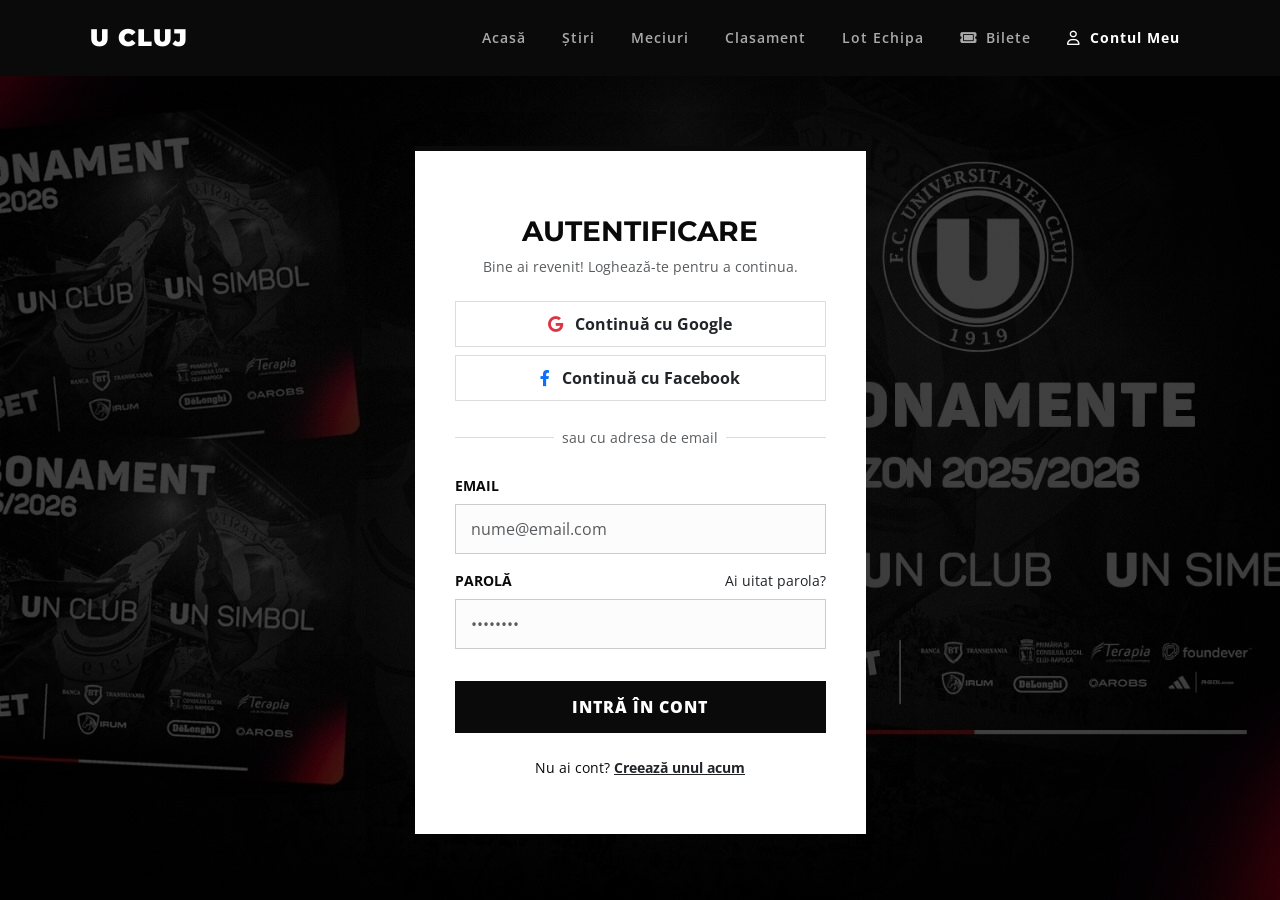
<file: autentificare.html>
<!DOCTYPE html>
<html lang="ro">
<head>
    <meta charset="UTF-8">
    <meta name="viewport" content="width=device-width, initial-scale=1.0">
    <title>Autentificare | U Cluj Handbal</title>
    
    <link href="https://fonts.googleapis.com/css2?family=Montserrat:wght@400;700;900&family=Open+Sans:wght@400;600&display=swap" rel="stylesheet">
    <link href="https://cdn.jsdelivr.net/npm/bootstrap@5.3.0/dist/css/bootstrap.min.css" rel="stylesheet">
    <link rel="stylesheet" href="https://cdnjs.cloudflare.com/ajax/libs/font-awesome/6.0.0/css/all.min.css">
    <link href="https://unpkg.com/aos@2.3.1/dist/aos.css" rel="stylesheet">

    <link rel="stylesheet" href="./css/style.css">
</head>
<body>

    <nav class="navbar navbar-expand-lg fixed-top">
        <div class="container">
            <a class="navbar-brand" href="index.html"><i class="fa-solid fa-shield-halved me-2"></i>U CLUJ</a>
            <button class="navbar-toggler" type="button" data-bs-toggle="collapse" data-bs-target="#navbarNav">
                <i class="fa-solid fa-bars text-white"></i>
            </button>
            <div class="collapse navbar-collapse" id="navbarNav">
                <ul class="navbar-nav ms-auto" id="mainMenu">
                    <li class="nav-item"><a class="nav-link" href="index.html">Acasă</a></li>
                    <li class="nav-item"><a class="nav-link" href="stiri.html">Știri</a></li>
                    <li class="nav-item"><a class="nav-link" href="meciuri.html">Meciuri</a></li>
                    <li class="nav-item"><a class="nav-link" href="clasament.html">Clasament</a></li>
                    <li class="nav-item"><a class="nav-link" href="lot.html">Lot Echipa</a></li>
                    <li class="nav-item"><a class="nav-link" href="bilete.html"><i class="fa-solid fa-ticket me-1"></i> Bilete</a></li>
                    <li class="nav-item">
                        <a class="nav-link active fw-bold text-white" href="autentificare.html" id="authLinkBtn">
                            <i class="fa-regular fa-user me-1"></i> Contul Meu
                        </a>
                    </li>
                </ul>
            </div>
        </div>
    </nav>

    <section class="auth-section">
        <div class="auth-overlay"></div>
        <div class="container position-relative" style="z-index: 2;">
            <div class="row justify-content-center align-items-center" style="min-height: 100vh; padding-top: 80px;">
                <div class="col-md-8 col-lg-5" data-aos="zoom-in" data-aos-duration="600">
                    
                    <div class="auth-card shadow-lg">
                        
                        <div class="text-center mb-4">
                            <i class="fa-solid fa-shield-halved fa-3x mb-3" style="color: var(--u-black);"></i>
                            <h3 class="fw-bold text-uppercase" id="authTitle">Autentificare</h3>
                            <p class="text-muted small" id="authSubtitle">Bine ai revenit! Loghează-te pentru a continua.</p>
                        </div>

                        <div class="d-grid gap-2 mb-4">
                            <button id="btnGoogle" class="btn btn-social btn-google fw-bold">
                                <i class="fa-brands fa-google text-danger me-2"></i> Continuă cu Google
                            </button>
                            <button id="btnFacebook" class="btn btn-social btn-facebook fw-bold">
                                <i class="fa-brands fa-facebook-f text-primary me-2"></i> Continuă cu Facebook
                            </button>
                        </div>

                        <div class="auth-divider mb-4">
                            <span class="text-muted small px-2 bg-white">sau cu adresa de email</span>
                        </div>

                        <form id="loginForm">
                            <div class="mb-3">
                                <label class="form-label small fw-bold text-uppercase">Email</label>
                                <input type="email" id="loginEmail" class="form-control auth-input" placeholder="nume@email.com" required>
                            </div>
                            <div class="mb-3">
                                <div class="d-flex justify-content-between">
                                    <label class="form-label small fw-bold text-uppercase">Parolă</label>
                                    <a href="resetare-parola.html" class="small text-dark text-decoration-none">Ai uitat parola?</a>
                                </div>
                                <input type="password" class="form-control auth-input" placeholder="••••••••" required>
                            </div>
                            <button type="submit" class="btn btn-auth w-100 mt-3">Intră în cont</button>
                            <p class="text-center mt-4 small">
                                Nu ai cont? <a href="#" class="text-dark fw-bold" onclick="toggleAuthMode('register'); return false;">Creează unul acum</a>
                            </p>
                        </form>

                        <form id="registerForm" style="display: none;">
                            <div class="row g-2">
                                <div class="col-6 mb-3">
                                    <label class="form-label small fw-bold text-uppercase">Nume</label>
                                    <input type="text" id="regNume" class="form-control auth-input" placeholder="Ex: Popescu" required>
                                </div>
                                <div class="col-6 mb-3">
                                    <label class="form-label small fw-bold text-uppercase">Prenume</label>
                                    <input type="text" id="regPrenume" class="form-control auth-input" placeholder="Ex: Ion" required>
                                </div>
                            </div>
                            <div class="mb-3">
                                <label class="form-label small fw-bold text-uppercase">Email</label>
                                <input type="email" id="regEmail" class="form-control auth-input" placeholder="nume@email.com" required>
                            </div>
                            <div class="mb-3">
                                <label class="form-label small fw-bold text-uppercase">Parolă</label>
                                <input type="password" id="regPass" class="form-control auth-input" placeholder="Creează o parolă puternică" required>
                            </div>
                            <button type="submit" class="btn btn-auth w-100 mt-3">Înregistrare</button>
                            <p class="text-center mt-4 small">
                                Ai deja cont? <a href="#" class="text-dark fw-bold" onclick="toggleAuthMode('login'); return false;">Loghează-te aici</a>
                            </p>
                        </form>

                    </div>
                </div>
            </div>
        </div>
    </section>

    <script src="https://cdn.jsdelivr.net/npm/bootstrap@5.3.0/dist/js/bootstrap.bundle.min.js"></script>
    <script src="https://unpkg.com/aos@2.3.1/dist/aos.js"></script>
    <script src="./js/main.js"></script>

    <script>
        document.getElementById('btnGoogle').addEventListener('click', function() {
            // Aici vei integra SDK-ul de la Google (ex: Firebase Auth sau Google Identity Services)
            alert('Redirecționare către serviciul de autentificare Google...');
            // window.location.href = "URL_PROVIDER_GOOGLE"; 
        });

        document.getElementById('btnFacebook').addEventListener('click', function() {
            // Aici vei integra SDK-ul de la Facebook
            alert('Redirecționare către serviciul de autentificare Facebook...');
            // window.location.href = "URL_PROVIDER_FACEBOOK";
        });
    </script>
</body>
</html>
</file>
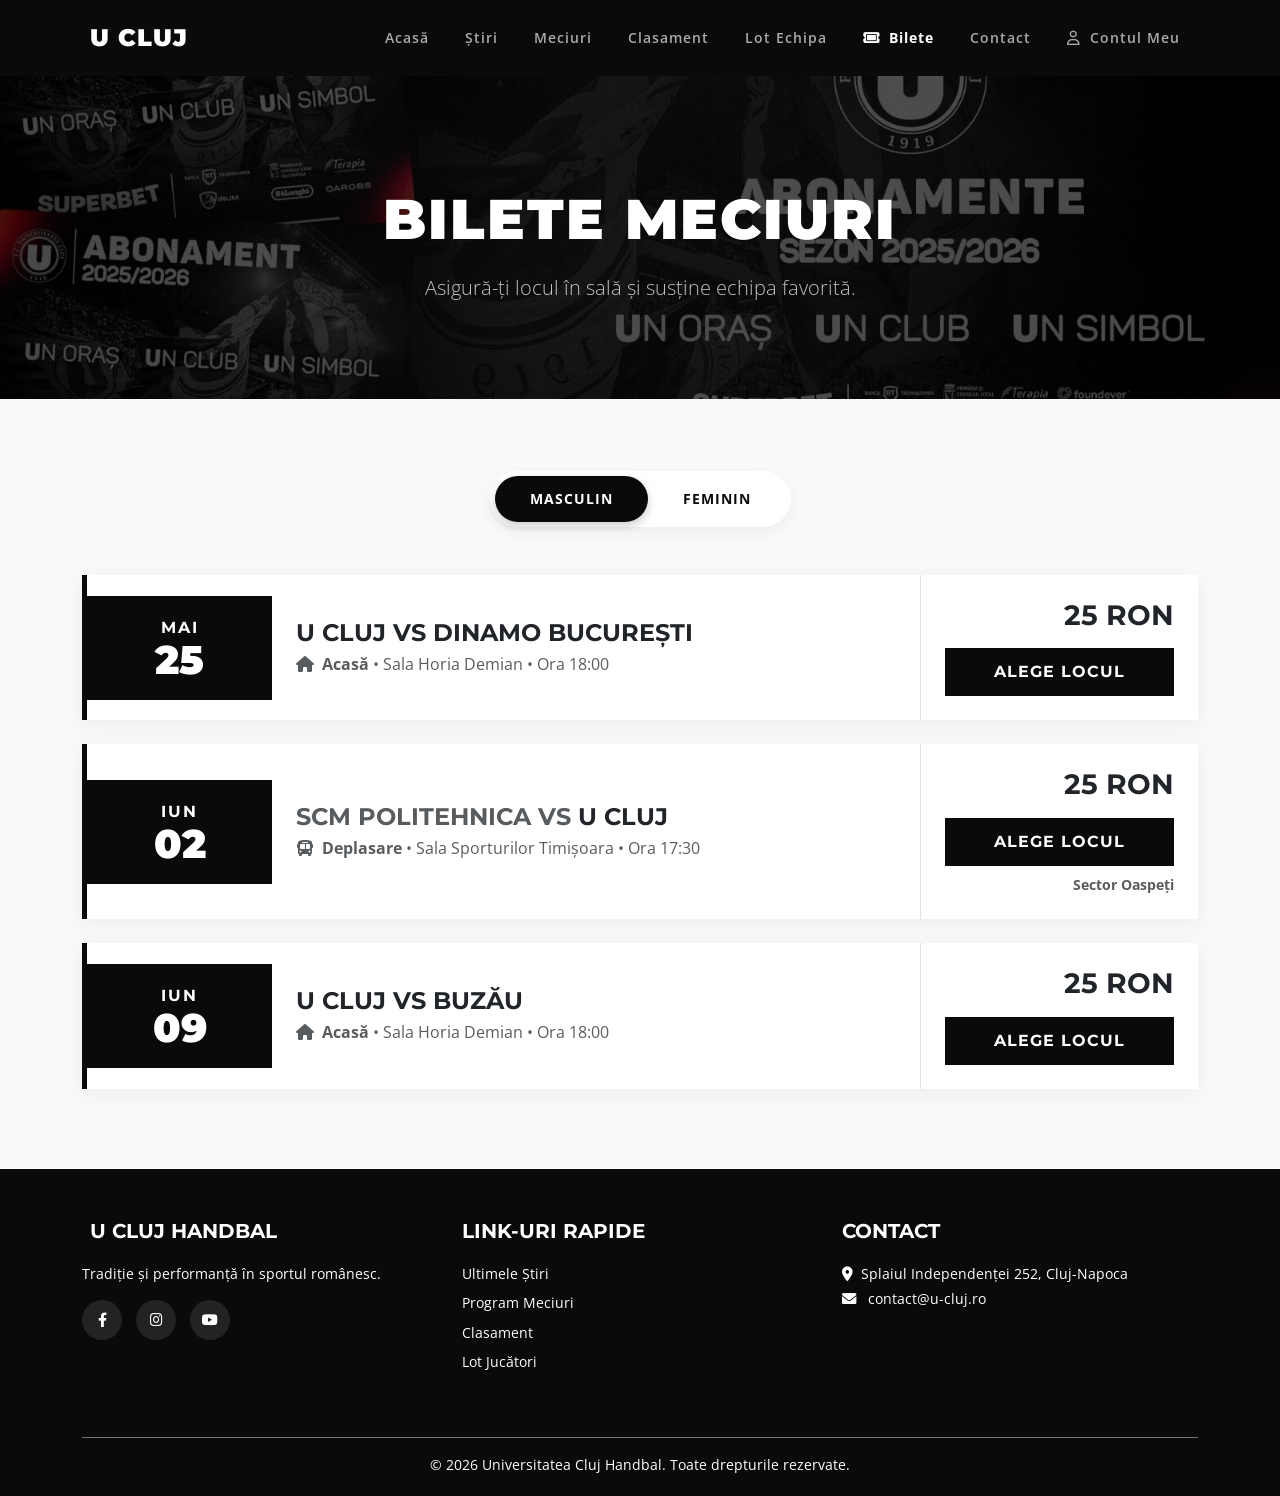
<file: bilete.html>
<!DOCTYPE html>
<html lang="ro">
<head>
    <meta charset="UTF-8">
    <meta name="viewport" content="width=device-width, initial-scale=1.0">
    <title>Bilete | U Cluj Handbal</title>
    
    <link href="https://fonts.googleapis.com/css2?family=Montserrat:wght@400;700;900&family=Open+Sans:wght@400;600&display=swap" rel="stylesheet">
    <link href="https://cdn.jsdelivr.net/npm/bootstrap@5.3.0/dist/css/bootstrap.min.css" rel="stylesheet">
    <link rel="stylesheet" href="https://cdnjs.cloudflare.com/ajax/libs/font-awesome/6.0.0/css/all.min.css">
    <link href="https://unpkg.com/aos@2.3.1/dist/aos.css" rel="stylesheet">
    
    <link rel="stylesheet" href="./css/style.css">
</head>
<body>

    <nav class="navbar navbar-expand-lg fixed-top">
        <div class="container">
            <a class="navbar-brand" href="index.html"><i class="fa-solid fa-shield-halved me-2"></i>U CLUJ</a>
            <button class="navbar-toggler" type="button" data-bs-toggle="collapse" data-bs-target="#navbarNav">
                <i class="fa-solid fa-bars text-white"></i>
            </button>
            <div class="collapse navbar-collapse" id="navbarNav">
                <ul class="navbar-nav ms-auto" id="mainMenu">
                    <li class="nav-item"><a class="nav-link" href="index.html">Acasă</a></li>
                    <li class="nav-item"><a class="nav-link" href="stiri.html">Știri</a></li>
                    <li class="nav-item"><a class="nav-link" href="meciuri.html">Meciuri</a></li>
                    <li class="nav-item"><a class="nav-link" href="clasament.html">Clasament</a></li>
                    <li class="nav-item"><a class="nav-link" href="lot.html">Lot Echipa</a></li>
                    <li class="nav-item"><a class="nav-link active fw-bold text-white" href="bilete.html"><i class="fa-solid fa-ticket me-1"></i> Bilete</a></li>
                    <li class="nav-item"><a class="nav-link" href="contact.html">Contact</a></li>
                    <li class="nav-item"><a class="nav-link" href="autentificare.html" id="authLinkBtn"><i class="fa-regular fa-user me-1"></i> Contul Meu</a></li>
                </ul>
            </div>
        </div>
    </nav>

    <header class="page-header header-bilete" data-aos="fade-down">
        <div class="container" data-aos="zoom-in" data-aos-duration="800">
            <h1 class="page-title display-4">Bilete Meciuri</h1>
            <p class="lead opacity-75">Asigură-ți locul în sală și susține echipa favorită.</p>
        </div>
    </header>

    <section class="container my-5 pt-4">
        <div class="text-center mb-5" data-aos="fade-up">
            <ul class="nav nav-pills justify-content-center" id="pills-tab" role="tablist">
                <li class="nav-item"><button class="nav-link active" data-bs-toggle="pill" data-bs-target="#masculin">MASCULIN</button></li>
                <li class="nav-item"><button class="nav-link" data-bs-toggle="pill" data-bs-target="#feminin">FEMININ</button></li>
            </ul>
        </div>

        <div class="tab-content" id="pills-tabContent">
            
            <div class="tab-pane fade show active" id="masculin">
                <div class="row g-4">
                    <div class="col-12" id="meci-dinamo" style="scroll-margin-top: 100px;" data-aos="fade-up" data-aos-delay="100">
                        <div class="card ticket-item">
                            <div class="row g-0 align-items-center">
                                <div class="col-md-2"><div class="ticket-date-box h-100 d-flex flex-column justify-content-center"><span class="month">MAI</span><span class="day">25</span></div></div>
                                <div class="col-md-7 p-4 ticket-info-container"><h4 class="fw-bold mb-1">U CLUJ vs DINAMO BUCUREȘTI</h4><p class="text-muted mb-0"><i class="fa-solid fa-house me-2"></i><strong>Acasă</strong> • Sala Horia Demian • Ora 18:00</p></div>
                                <div class="col-md-3 p-4 text-md-end text-center border-start"><h3 class="fw-bold mb-3">25 RON</h3><button type="button" class="btn btn-ucluj w-100">Alege Locul</button></div>
                            </div>
                        </div>
                    </div>

                    <div class="col-12" id="meci-politehnica" style="scroll-margin-top: 100px;" data-aos="fade-up" data-aos-delay="150">
                        <div class="card ticket-item is-away">
                            <div class="row g-0 align-items-center">
                                <div class="col-md-2"><div class="ticket-date-box h-100 d-flex flex-column justify-content-center"><span class="month">IUN</span><span class="day">02</span></div></div>
                                <div class="col-md-7 p-4 ticket-info-container"><h4 class="fw-bold mb-1 text-muted">SCM POLITEHNICA vs <span class="text-dark">U CLUJ</span></h4><p class="text-muted mb-0"><i class="fa-solid fa-bus me-2"></i><strong>Deplasare</strong> • Sala Sporturilor Timișoara • Ora 17:30</p></div>
                                <div class="col-md-3 p-4 text-md-end text-center border-start"><h3 class="fw-bold mb-3">25 RON</h3><button type="button" class="btn btn-ucluj w-100">Alege Locul</button><small class="text-muted d-block mt-2 fw-bold">Sector Oaspeți</small></div>
                            </div>
                        </div>
                    </div>

                    <div class="col-12" id="meci-buzau" style="scroll-margin-top: 100px;" data-aos="fade-up" data-aos-delay="300">
                        <div class="card ticket-item">
                            <div class="row g-0 align-items-center">
                                <div class="col-md-2"><div class="ticket-date-box h-100 d-flex flex-column justify-content-center"><span class="month">IUN</span><span class="day">09</span></div></div>
                                <div class="col-md-7 p-4 ticket-info-container"><h4 class="fw-bold mb-1">U CLUJ vs BUZĂU</h4><p class="text-muted mb-0"><i class="fa-solid fa-house me-2"></i><strong>Acasă</strong> • Sala Horia Demian • Ora 18:00</p></div>
                                <div class="col-md-3 p-4 text-md-end text-center border-start"><h3 class="fw-bold mb-3">25 RON</h3><button type="button" class="btn btn-ucluj w-100">Alege Locul</button></div>
                            </div>
                        </div>
                    </div>
                </div>
            </div>

            <div class="tab-pane fade" id="feminin">
                <div class="row g-4">
                    <div class="col-12" id="meci-csm" style="scroll-margin-top: 100px;" data-aos="fade-up" data-aos-delay="150">
                        <div class="card ticket-item is-away">
                            <div class="row g-0 align-items-center">
                                <div class="col-md-2"><div class="ticket-date-box h-100 d-flex flex-column justify-content-center"><span class="month">MAI</span><span class="day">28</span></div></div>
                                <div class="col-md-7 p-4 ticket-info-container"><h4 class="fw-bold mb-1 text-muted">CSM BUCUREȘTI vs <span class="text-dark">U CLUJ</span></h4><p class="text-muted mb-0"><i class="fa-solid fa-bus me-2"></i><strong>Deplasare</strong> • Sala Polivalentă Buc. • Ora 17:00</p></div>
                                <div class="col-md-3 p-4 text-md-end text-center border-start"><h3 class="fw-bold mb-3">20 RON</h3><button type="button" class="btn btn-ucluj w-100">Alege Locul</button><small class="text-muted d-block mt-2 fw-bold">Sector Oaspeți</small></div>
                            </div>
                        </div>
                    </div>

                    <div class="col-12" id="meci-bistrita" style="scroll-margin-top: 100px;" data-aos="fade-up" data-aos-delay="250">
                        <div class="card ticket-item">
                            <div class="row g-0 align-items-center">
                                <div class="col-md-2"><div class="ticket-date-box h-100 d-flex flex-column justify-content-center"><span class="month">IUN</span><span class="day">04</span></div></div>
                                <div class="col-md-7 p-4 ticket-info-container"><h4 class="fw-bold mb-1">U CLUJ vs GLORIA BISTRIȚA</h4><p class="text-muted mb-0"><i class="fa-solid fa-house me-2"></i><strong>Acasă</strong> • Sala Horia Demian • Ora 18:30</p></div>
                                <div class="col-md-3 p-4 text-md-end text-center border-start"><h3 class="fw-bold mb-3">20 RON</h3><button type="button" class="btn btn-ucluj w-100">Alege Locul</button></div>
                            </div>
                        </div>
                    </div>

                    <div class="col-12" id="meci-rapid" style="scroll-margin-top: 100px;" data-aos="fade-up" data-aos-delay="350">
                        <div class="card ticket-item is-away">
                            <div class="row g-0 align-items-center">
                                <div class="col-md-2"><div class="ticket-date-box h-100 d-flex flex-column justify-content-center"><span class="month">IUN</span><span class="day">11</span></div></div>
                                <div class="col-md-7 p-4 ticket-info-container"><h4 class="fw-bold mb-1 text-muted">RAPID BUCUREȘTI vs <span class="text-dark">U CLUJ</span></h4><p class="text-muted mb-0"><i class="fa-solid fa-bus me-2"></i><strong>Deplasare</strong> • Sala Giulești • Ora 17:00</p></div>
                                <div class="col-md-3 p-4 text-md-end text-center border-start"><h3 class="fw-bold mb-3">20 RON</h3><button type="button" class="btn btn-ucluj w-100">Alege Locul</button><small class="text-muted d-block mt-2 fw-bold">Sector Oaspeți</small></div>
                            </div>
                        </div>
                    </div>
                </div>
            </div>
        </div>
    </section>

    <div class="modal fade" id="modalBilete" tabindex="-1" aria-hidden="true" data-bs-backdrop="static">
        <div class="modal-dialog modal-dialog-centered">
            <div class="modal-content border-0" style="border-radius: 0;">
                <div class="modal-header bg-dark text-white" style="border-radius: 0;">
                    <h5 class="modal-title fw-bold"><i class="fa-solid fa-ticket me-2"></i> Achiziție Bilete</h5>
                    <button type="button" class="btn-close btn-close-white" data-bs-dismiss="modal" onclick="resetForm()"></button>
                </div>
                <div class="modal-body p-4">
                    <div id="step1">
                        <form id="formStep1" onsubmit="event.preventDefault(); goToStep2();">
                            <h6 class="fw-bold mb-3 border-bottom pb-2">1. Detalii și Selecție</h6>
                            
                            <div class="row mb-3">
                                <div class="col-6">
                                    <label class="form-label fw-bold small text-uppercase">Nume</label>
                                    <input type="text" id="biletNume" class="form-control" required>
                                </div>
                                <div class="col-6">
                                    <label class="form-label fw-bold small text-uppercase">Prenume</label>
                                    <input type="text" id="biletPrenume" class="form-control" required>
                                </div>
                            </div>
                            <div class="mb-3">
                                <label class="form-label fw-bold small text-uppercase">Email</label>
                                <input type="email" id="biletEmail" class="form-control" required>
                            </div>
                            <div class="mb-3">
                                <label class="form-label fw-bold small text-uppercase">Alege Sectorul</label>
                                <select class="form-select" id="sectorSelect" required>
                                    <option value="" selected disabled>Selectează...</option>
                                    <option value="Tribuna 1 (Central)">Tribuna 1 (Central) - 35 RON</option>
                                    <option value="Tribuna 2">Tribuna 2 - 25 RON</option>
                                    <option value="Peluză / Galerie">Peluză / Galerie - 15 RON</option>
                                </select>
                            </div>
                            <div class="mb-4">
                                <label class="form-label fw-bold small text-uppercase">Număr Bilete</label>
                                <input type="number" id="cantitateBilete" class="form-control" min="1" max="10" value="1" required>
                            </div>
                            <button type="submit" class="btn btn-dark w-100 fw-bold py-2 rounded-0 text-uppercase">Continuă spre plată <i class="fa-solid fa-arrow-right ms-1"></i></button>
                        </form>
                    </div>

                    <div id="step2" style="display: none;">
                        <form id="formStep2" onsubmit="event.preventDefault(); finalizeOrder();">
                            <h6 class="fw-bold mb-3 border-bottom pb-2">2. Metodă de plată</h6>
                            <div class="row g-3 mb-4">
                                <div class="col-6"><input type="radio" class="btn-check" name="paymentType" id="payCash" value="casierie" onchange="toggleCardFields()" required><label class="payment-option-card w-100 d-block" for="payCash"><i class="fa-solid fa-cash-register fa-2x mb-2"></i><br> La Casierie</label></div>
                                <div class="col-6"><input type="radio" class="btn-check" name="paymentType" id="payCard" value="card" onchange="toggleCardFields()"><label class="payment-option-card w-100 d-block" for="payCard"><i class="fa-regular fa-credit-card fa-2x mb-2"></i><br> Card Online</label></div>
                            </div>
                            <div id="cardDetailsContainer" style="display: none;">
                                <div class="mb-3"><label class="form-label fw-bold small text-uppercase">Număr Card</label><input type="text" class="form-control" placeholder="0000 0000 0000 0000" id="cardNumberInput"></div>
                                <div class="row mb-4">
                                    <div class="col-6"><label class="form-label fw-bold small text-uppercase">Expirare</label><input type="text" class="form-control" placeholder="LL/AA" id="cardExpInput"></div>
                                    <div class="col-6"><label class="form-label fw-bold small text-uppercase">CVV</label><input type="text" class="form-control" placeholder="123" id="cardCvvInput"></div>
                                </div>
                            </div>
                            <div class="d-flex justify-content-between mt-4">
                                <button type="button" class="btn btn-outline-secondary rounded-0 px-4 fw-bold" onclick="goBackToStep1()">Înapoi</button>
                                <button type="submit" class="btn btn-success rounded-0 px-4 fw-bold text-uppercase">Confirmă <i class="fa-solid fa-check ms-1"></i></button>
                            </div>
                        </form>
                    </div>

                    <div id="step3" style="display: none;" class="text-center py-4">
                        <i class="fa-solid fa-circle-check text-success" style="font-size: 5rem; margin-bottom: 20px;"></i>
                        <h4 class="fw-bold mb-3" id="successTitle">Rezervare Finalizată!</h4>
                        <p class="text-muted" id="successMessage"></p>
                        <button type="button" class="btn btn-dark w-100 fw-bold mt-3 rounded-0 text-uppercase" data-bs-dismiss="modal" onclick="resetForm()">Închide fereastra</button>
                    </div>
                </div>
            </div>
        </div>
    </div>
    
    <footer>
        <div class="container">
            <div class="row">
                <div class="col-lg-4 mb-4">
                    <h5 class="fw-bold"><i class="fa-solid fa-shield-halved me-2"></i>U CLUJ HANDBAL</h5>
                    <p>Tradiție și performanță în sportul românesc.</p>
                    <div class="social-links mt-3">
                        <a href="#"><i class="fa-brands fa-facebook-f"></i></a>
                        <a href="#"><i class="fa-brands fa-instagram"></i></a>
                        <a href="#"><i class="fa-brands fa-youtube"></i></a>
                    </div>
                </div>
                <div class="col-lg-4 mb-4">
                    <h5 class="fw-bold">Link-uri Rapide</h5>
                    <ul class="list-unstyled">
                        <li class="mb-2"><a href="stiri.html">Ultimele Știri</a></li>
                        <li class="mb-2"><a href="meciuri.html">Program Meciuri</a></li>
                        <li class="mb-2"><a href="clasament.html">Clasament</a></li>
                        <li class="mb-2"><a href="lot.html">Lot Jucători</a></li>
                    </ul>
                </div>
                <div class="col-lg-4 mb-4">
                    <h5 class="fw-bold">Contact</h5>
                    <p class="mb-1"><i class="fa-solid fa-location-dot me-2"></i>Splaiul Independenței 252, Cluj-Napoca</p>
                    <p class="mb-1"><i class="fa-solid fa-envelope me-2"></i> contact@u-cluj.ro</p>
                </div>
            </div>
            <div class="border-top border-secondary mt-4 pt-3 text-center">
                <p class="mb-0">© 2026 Universitatea Cluj Handbal. Toate drepturile rezervate.</p>
            </div>
        </div>
    </footer>

    <script src="https://cdn.jsdelivr.net/npm/bootstrap@5.3.0/dist/js/bootstrap.bundle.min.js"></script>
    <script src="https://unpkg.com/aos@2.3.1/dist/aos.js"></script>
    <script src="./js/main.js"></script>
</body>
</html>
</file>
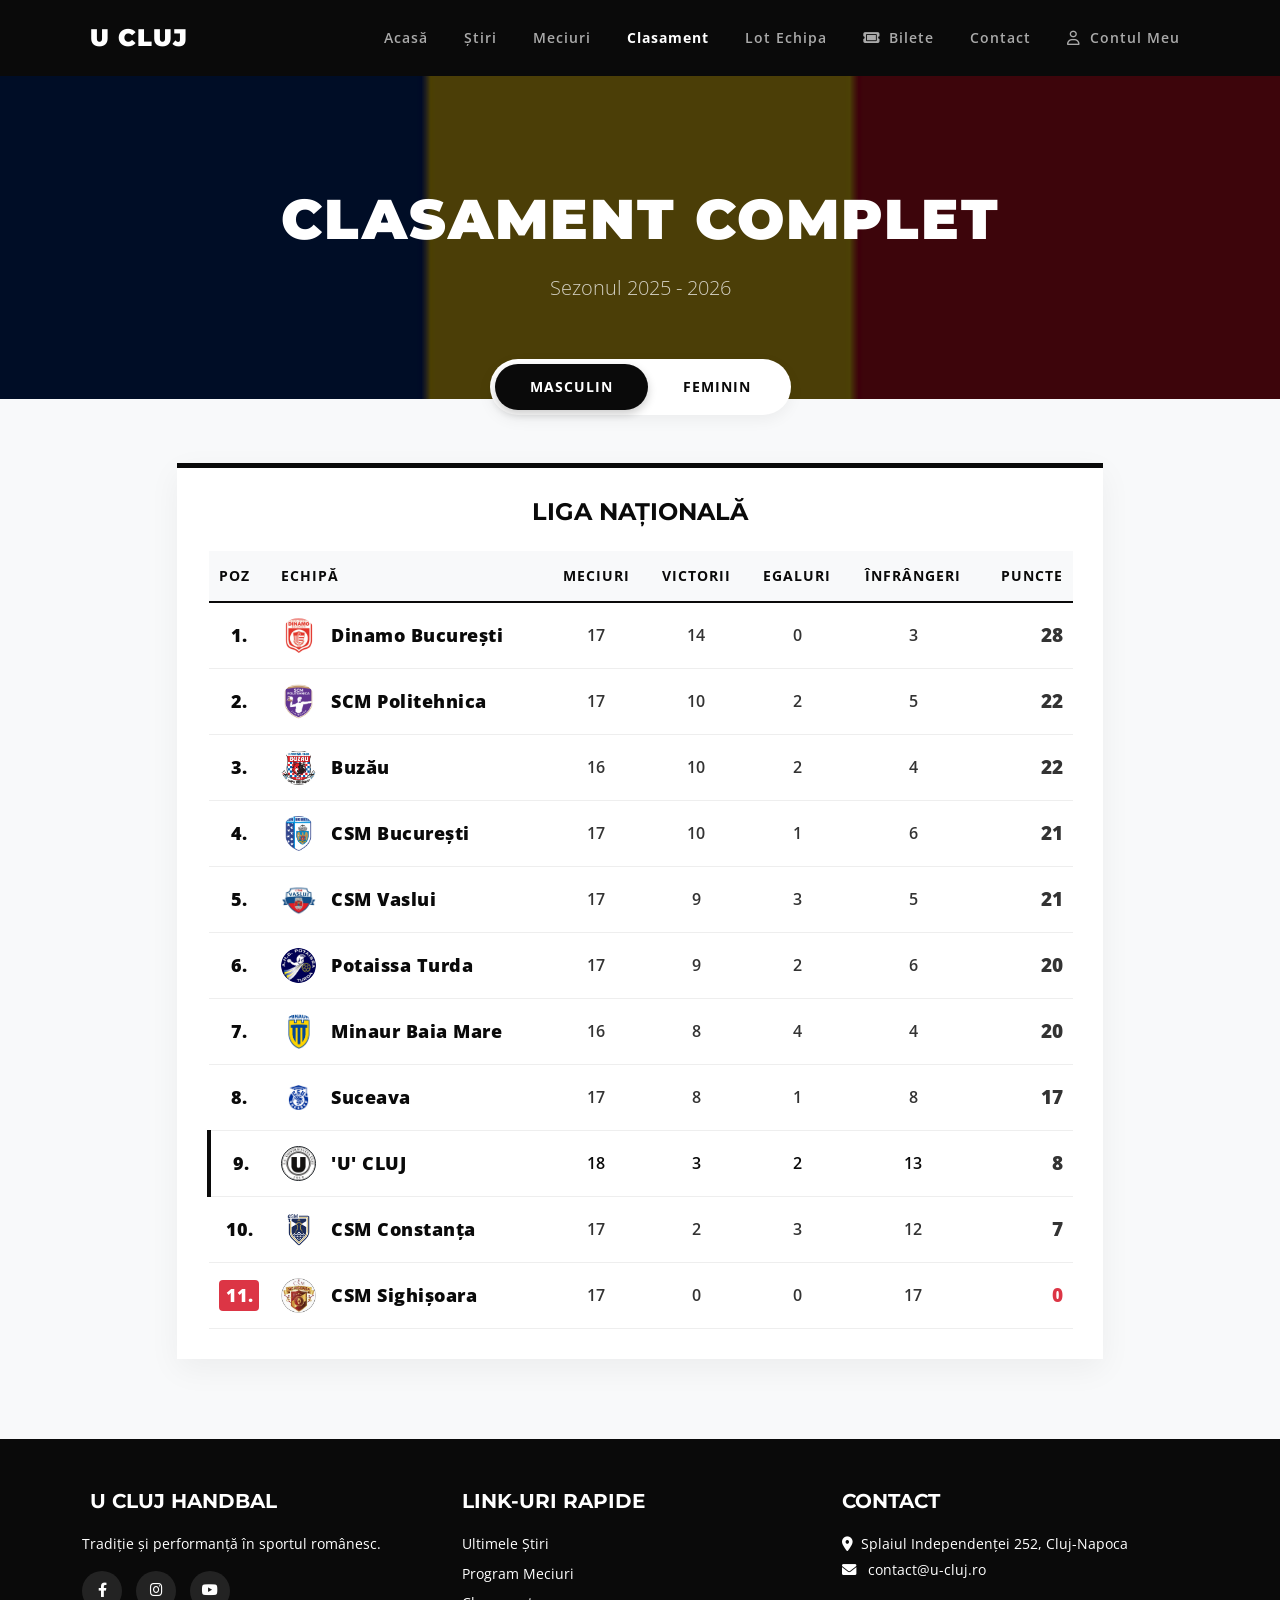
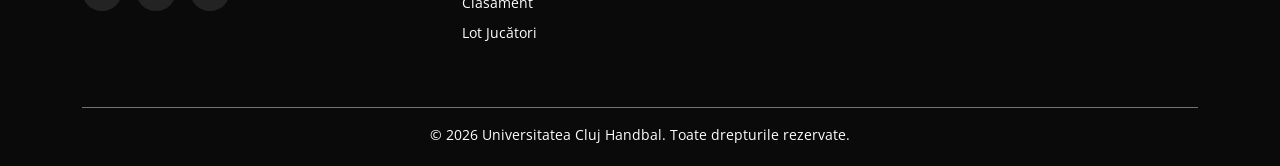
<file: clasament.html>
<!DOCTYPE html>
<html lang="ro">
<head>
    <meta charset="UTF-8">
    <meta name="viewport" content="width=device-width, initial-scale=1.0">
    <title>Clasament Complet | U Cluj Handbal</title>
    
    <!-- Fonturi și Framework-uri externe -->
    <link href="https://fonts.googleapis.com/css2?family=Montserrat:wght@400;700;900&family=Open+Sans:wght@400;600&display=swap" rel="stylesheet">
    <link href="https://cdn.jsdelivr.net/npm/bootstrap@5.3.0/dist/css/bootstrap.min.css" rel="stylesheet">
    <link rel="stylesheet" href="https://cdnjs.cloudflare.com/ajax/libs/font-awesome/6.0.0/css/all.min.css">
    <link href="https://unpkg.com/aos@2.3.1/dist/aos.css" rel="stylesheet">

    <!-- CSS-ul nostru separat -->
    <link rel="stylesheet" href="./css/style.css">
</head>
<body>

    <!-- Bara de navigare -->
    <nav class="navbar navbar-expand-lg fixed-top">
        <div class="container">
            <a class="navbar-brand" href="index.html"><i class="fa-solid fa-shield-halved me-2"></i>U CLUJ</a>
            <button class="navbar-toggler" type="button" data-bs-toggle="collapse" data-bs-target="#navbarNav">
                <i class="fa-solid fa-bars text-white"></i>
            </button>
            <div class="collapse navbar-collapse" id="navbarNav">
                <ul class="navbar-nav ms-auto">
                    <li class="nav-item"><a class="nav-link" href="index.html">Acasă</a></li>
                    <li class="nav-item"><a class="nav-link" href="stiri.html">Știri</a></li>
                    <li class="nav-item"><a class="nav-link" href="meciuri.html">Meciuri</a></li>
                    <li class="nav-item"><a class="nav-link active fw-bold text-white" href="clasament.html">Clasament</a></li>
                    <li class="nav-item"><a class="nav-link" href="lot.html">Lot Echipa</a></li>
                    <li class="nav-item"><a class="nav-link" href="bilete.html"><i class="fa-solid fa-ticket me-1"></i> Bilete</a></li>
                    <li class="nav-item"><a class="nav-link" href="contact.html">Contact</a></li>
                    <li class="nav-item"><a class="nav-link" href="autentificare.html"><i class="fa-regular fa-user me-1"></i> Contul Meu</a></li>
                </ul>
            </div>
        </div>
    </nav>

    <!-- Antetul Paginii -->
    <header class="page-header header-clasament" data-aos="fade-down">
        <div class="container" data-aos="zoom-in">
            <h1 class="page-title display-4">Clasament Complet</h1>
            <p class="lead opacity-75">Sezonul 2025 - 2026</p>
        </div>
    </header>

    <!-- Secțiunea Clasament -->
    <section class="container my-5" style="margin-top: -40px !important; position: relative; z-index: 10;">
        
        <!-- Butoane Tab -->
        <div class="text-center mb-5" data-aos="fade-up">
            <ul class="nav nav-pills justify-content-center" id="pills-tab" role="tablist">
                <li class="nav-item">
                    <button class="nav-link active" data-bs-toggle="pill" data-bs-target="#masculin">MASCULIN</button>
                </li>
                <li class="nav-item">
                    <button class="nav-link" data-bs-toggle="pill" data-bs-target="#feminin">FEMININ</button>
                </li>
            </ul>
        </div>

        <div class="row justify-content-center" data-aos="fade-up">
            <div class="col-lg-10">
                <div class="tab-content" id="pills-tabContent">
                    
                    <!-- Clasament Masculin -->
                    <div class="tab-pane fade show active" id="masculin">
                        <div class="standings-container">
                            <h4 class="fw-bold mb-4 text-center">Liga națională</h4>
                            <div class="table-responsive">
                                <table class="table align-middle text-center">
                                    <thead>
                                        <tr>
                                            <th scope="col" class="text-start" style="width: 50px;">Poz</th>
                                            <th scope="col" class="text-start">Echipă</th>
                                            <th scope="col" class="d-none d-md-table-cell">Meciuri</th>
                                            <th scope="col" class="d-none d-md-table-cell">Victorii</th>
                                            <th scope="col" class="d-none d-md-table-cell">Egaluri</th>
                                            <th scope="col" class="d-none d-md-table-cell">Înfrângeri</th>
                                            <th scope="col" class="text-end">Puncte</th>
                                        </tr>
                                    </thead>
                                    <tbody>
                                        <tr>
                                            <td class="text-start"><span class="rank-number">1.</span></td>
                                            <td class="text-start">
                                                <div class="d-flex align-items-center">
                                                    <img src="./imagini/dinamo_bucuresti.png" class="team-logo rounded-circle" alt="Dinamo">
                                                    <span class="team-name">Dinamo București</span>
                                                </div>
                                            </td>
                                            <td class="d-none d-md-table-cell stat-col">17</td>
                                            <td class="d-none d-md-table-cell stat-col">14</td>
                                            <td class="d-none d-md-table-cell stat-col">0</td>
                                            <td class="d-none d-md-table-cell stat-col">3</td>
                                            <td class="text-end points-col">28</td>
                                        </tr>
                                        <tr>
                                            <td class="text-start"><span class="rank-number">2.</span></td>
                                            <td class="text-start">
                                                <div class="d-flex align-items-center">
                                                    <img src="./imagini/SCM_Politehnica_Timișoara.png" class="team-logo rounded-circle" alt="Poli">
                                                    <span class="team-name">SCM Politehnica</span>
                                                </div>
                                            </td>
                                            <td class="d-none d-md-table-cell stat-col">17</td>
                                            <td class="d-none d-md-table-cell stat-col">10</td>
                                            <td class="d-none d-md-table-cell stat-col">2</td>
                                            <td class="d-none d-md-table-cell stat-col">5</td>
                                            <td class="text-end points-col">22</td>
                                        </tr>
                                        <tr>
                                            <td class="text-start"><span class="rank-number">3.</span></td>
                                            <td class="text-start">
                                                <div class="d-flex align-items-center">
                                                    <img src="./imagini/buzau.png" class="team-logo rounded-circle" alt="Buzau">
                                                    <span class="team-name">Buzău</span>
                                                </div>
                                            </td>
                                            <td class="d-none d-md-table-cell stat-col">16</td>
                                            <td class="d-none d-md-table-cell stat-col">10</td>
                                            <td class="d-none d-md-table-cell stat-col">2</td>
                                            <td class="d-none d-md-table-cell stat-col">4</td>
                                            <td class="text-end points-col">22</td>
                                        </tr>
                                        <tr>
                                            <td class="text-start"><span class="rank-number">4.</span></td>
                                            <td class="text-start">
                                                <div class="d-flex align-items-center">
                                                    <img src="./imagini/CSM_București.png" class="team-logo rounded-circle" alt="CSM Buc">
                                                    <span class="team-name">CSM București</span>
                                                </div>
                                            </td>
                                            <td class="d-none d-md-table-cell stat-col">17</td>
                                            <td class="d-none d-md-table-cell stat-col">10</td>
                                            <td class="d-none d-md-table-cell stat-col">1</td>
                                            <td class="d-none d-md-table-cell stat-col">6</td>
                                            <td class="text-end points-col">21</td>
                                        </tr>
                                        <tr>
                                            <td class="text-start"><span class="rank-number">5.</span></td>
                                            <td class="text-start">
                                                <div class="d-flex align-items-center">
                                                    <img src="./imagini/CSMVS.png" class="team-logo rounded-circle" alt="Vaslui">
                                                    <span class="team-name">CSM Vaslui</span>
                                                </div>
                                            </td>
                                            <td class="d-none d-md-table-cell stat-col">17</td>
                                            <td class="d-none d-md-table-cell stat-col">9</td>
                                            <td class="d-none d-md-table-cell stat-col">3</td>
                                            <td class="d-none d-md-table-cell stat-col">5</td>
                                            <td class="text-end points-col">21</td>
                                        </tr>
                                        <tr>
                                            <td class="text-start"><span class="rank-number">6.</span></td>
                                            <td class="text-start">
                                                <div class="d-flex align-items-center">
                                                    <img src="./imagini/potaissa_turda.png" class="team-logo rounded-circle" alt="Turda">
                                                    <span class="team-name">Potaissa Turda</span>
                                                </div>
                                            </td>
                                            <td class="d-none d-md-table-cell stat-col">17</td>
                                            <td class="d-none d-md-table-cell stat-col">9</td>
                                            <td class="d-none d-md-table-cell stat-col">2</td>
                                            <td class="d-none d-md-table-cell stat-col">6</td>
                                            <td class="text-end points-col">20</td>
                                        </tr>
                                        <tr>
                                            <td class="text-start"><span class="rank-number">7.</span></td>
                                            <td class="text-start">
                                                <div class="d-flex align-items-center">
                                                    <img src="./imagini/minaur_baia_mare.png" class="team-logo rounded-circle" alt="Minaur">
                                                    <span class="team-name">Minaur Baia Mare</span>
                                                </div>
                                            </td>
                                            <td class="d-none d-md-table-cell stat-col">16</td>
                                            <td class="d-none d-md-table-cell stat-col">8</td>
                                            <td class="d-none d-md-table-cell stat-col">4</td>
                                            <td class="d-none d-md-table-cell stat-col">4</td>
                                            <td class="text-end points-col">20</td>
                                        </tr>
                                        <tr>
                                            <td class="text-start"><span class="rank-number">8.</span></td>
                                            <td class="text-start">
                                                <div class="d-flex align-items-center">
                                                    <img src="./imagini/suceava.png" class="team-logo rounded-circle" alt="Suceava">
                                                    <span class="team-name">Suceava</span>
                                                </div>
                                            </td>
                                            <td class="d-none d-md-table-cell stat-col">17</td>
                                            <td class="d-none d-md-table-cell stat-col">8</td>
                                            <td class="d-none d-md-table-cell stat-col">1</td>
                                            <td class="d-none d-md-table-cell stat-col">8</td>
                                            <td class="text-end points-col">17</td>
                                        </tr>
                                        
                                        <tr class="u-cluj-row">
                                            <td class="text-start"><span class="rank-number">9.</span></td>
                                            <td class="text-start">
                                                <div class="d-flex align-items-center">
                                                    <img src="./imagini/U_Cluj.png" class="team-logo rounded-circle border border-dark" alt="U Cluj">
                                                    <span class="team-name">'U' Cluj</span>
                                                </div>
                                            </td>
                                            <td class="d-none d-md-table-cell stat-col" style="color: var(--u-black);">18</td>
                                            <td class="d-none d-md-table-cell stat-col" style="color: var(--u-black);">3</td>
                                            <td class="d-none d-md-table-cell stat-col" style="color: var(--u-black);">2</td>
                                            <td class="d-none d-md-table-cell stat-col" style="color: var(--u-black);">13</td>
                                            <td class="text-end points-col">8</td>
                                        </tr>
                                        
                                        <tr>
                                            <td class="text-start"><span class="rank-number">10.</span></td>
                                            <td class="text-start">
                                                <div class="d-flex align-items-center">
                                                    <img src="./imagini/csm_constanta.png" class="team-logo rounded-circle" alt="Constanta">
                                                    <span class="team-name">CSM Constanța</span>
                                                </div>
                                            </td>
                                            <td class="d-none d-md-table-cell stat-col">17</td>
                                            <td class="d-none d-md-table-cell stat-col">2</td>
                                            <td class="d-none d-md-table-cell stat-col">3</td>
                                            <td class="d-none d-md-table-cell stat-col">12</td>
                                            <td class="text-end points-col">7</td>
                                        </tr>
                                        <tr>
                                            <td class="text-start"><span class="rank-number rank-red">11.</span></td>
                                            <td class="text-start">
                                                <div class="d-flex align-items-center">
                                                    <img src="./imagini/sighisoara.png" class="team-logo rounded-circle" alt="Sighisoara">
                                                    <span class="team-name">CSM Sighișoara</span>
                                                </div>
                                            </td>
                                            <td class="d-none d-md-table-cell stat-col">17</td>
                                            <td class="d-none d-md-table-cell stat-col">0</td>
                                            <td class="d-none d-md-table-cell stat-col">0</td>
                                            <td class="d-none d-md-table-cell stat-col">17</td>
                                            <td class="text-end points-col" style="color: #dc3545;">0</td>
                                        </tr>
                                    </tbody>
                                </table>
                            </div>
                        </div>
                    </div>

                    <!-- Clasament Feminin -->
                    <div class="tab-pane fade" id="feminin">
                        <div class="standings-container">
                            <h4 class="fw-bold mb-4 text-center">Liga națională Feminin</h4>
                            <div class="table-responsive">
                                <table class="table align-middle text-center">
                                    <thead>
                                        <tr>
                                            <th scope="col" class="text-start" style="width: 50px;">Poz</th>
                                            <th scope="col" class="text-start">Echipă</th>
                                            <th scope="col" class="d-none d-md-table-cell">Meciuri</th>
                                            <th scope="col" class="d-none d-md-table-cell">Victorii</th>
                                            <th scope="col" class="d-none d-md-table-cell">Egaluri</th>
                                            <th scope="col" class="d-none d-md-table-cell">Înfrângeri</th>
                                            <th scope="col" class="text-end">Puncte</th>
                                        </tr>
                                    </thead>
                                    <tbody>
                                        <tr>
                                            <td class="text-start"><span class="rank-number">1.</span></td>
                                            <td class="text-start">
                                                <div class="d-flex align-items-center">
                                                    <img src="./imagini/CSM_Bistrița_logo.png" class="team-logo rounded-circle" alt="Gloria Bistrita">
                                                    <span class="team-name">Gloria Bistrița</span>
                                                </div>
                                            </td>
                                            <td class="d-none d-md-table-cell stat-col">19</td>
                                            <td class="d-none d-md-table-cell stat-col">18</td>
                                            <td class="d-none d-md-table-cell stat-col">0</td>
                                            <td class="d-none d-md-table-cell stat-col">1</td>
                                            <td class="text-end points-col">36</td>
                                        </tr>
                                        <tr>
                                            <td class="text-start"><span class="rank-number">2.</span></td>
                                            <td class="text-start">
                                                <div class="d-flex align-items-center">
                                                    <img src="./imagini/CSM_București.png" class="team-logo rounded-circle" alt="CSM Bucuresti">
                                                    <span class="team-name">CSM București</span>
                                                </div>
                                            </td>
                                            <td class="d-none d-md-table-cell stat-col">19</td>
                                            <td class="d-none d-md-table-cell stat-col">17</td>
                                            <td class="d-none d-md-table-cell stat-col">1</td>
                                            <td class="d-none d-md-table-cell stat-col">1</td>
                                            <td class="text-end points-col">35</td>
                                        </tr>
                                        <tr>
                                            <td class="text-start"><span class="rank-number">3.</span></td>
                                            <td class="text-start">
                                                <div class="d-flex align-items-center">
                                                    <img src="./imagini/corona_brasov.png" class="team-logo rounded-circle" alt="Corona Brasov">
                                                    <span class="team-name">Corona Brașov</span>
                                                </div>
                                            </td>
                                            <td class="d-none d-md-table-cell stat-col">18</td>
                                            <td class="d-none d-md-table-cell stat-col">13</td>
                                            <td class="d-none d-md-table-cell stat-col">1</td>
                                            <td class="d-none d-md-table-cell stat-col">4</td>
                                            <td class="text-end points-col">27</td>
                                        </tr>
                                        <tr>
                                            <td class="text-start"><span class="rank-number">4.</span></td>
                                            <td class="text-start">
                                                <div class="d-flex align-items-center">
                                                    <img src="./imagini/ramnicu_valcea.png" class="team-logo rounded-circle" alt="Ramnicu Valcea">
                                                    <span class="team-name">Râmnicu Vâlcea</span>
                                                </div>
                                            </td>
                                            <td class="d-none d-md-table-cell stat-col">19</td>
                                            <td class="d-none d-md-table-cell stat-col">12</td>
                                            <td class="d-none d-md-table-cell stat-col">1</td>
                                            <td class="d-none d-md-table-cell stat-col">6</td>
                                            <td class="text-end points-col">25</td>
                                        </tr>
                                        <tr>
                                            <td class="text-start"><span class="rank-number">5.</span></td>
                                            <td class="text-start">
                                                <div class="d-flex align-items-center">
                                                    <img src="./imagini/CSM_Slatina.png" class="team-logo rounded-circle" alt="CSM Slatina">
                                                    <span class="team-name">CSM Slatina</span>
                                                </div>
                                            </td>
                                            <td class="d-none d-md-table-cell stat-col">19</td>
                                            <td class="d-none d-md-table-cell stat-col">10</td>
                                            <td class="d-none d-md-table-cell stat-col">2</td>
                                            <td class="d-none d-md-table-cell stat-col">7</td>
                                            <td class="text-end points-col">22</td>
                                        </tr>
                                        <tr>
                                            <td class="text-start"><span class="rank-number">6.</span></td>
                                            <td class="text-start">
                                                <div class="d-flex align-items-center">
                                                    <img src="./imagini/dunarea_braila.png" class="team-logo rounded-circle" alt="Dunarea Braila">
                                                    <span class="team-name">Dunărea Brăila</span>
                                                </div>
                                            </td>
                                            <td class="d-none d-md-table-cell stat-col">19</td>
                                            <td class="d-none d-md-table-cell stat-col">9</td>
                                            <td class="d-none d-md-table-cell stat-col">1</td>
                                            <td class="d-none d-md-table-cell stat-col">9</td>
                                            <td class="text-end points-col">19</td>
                                        </tr>
                                        <tr>
                                            <td class="text-start"><span class="rank-number">7.</span></td>
                                            <td class="text-start">
                                                <div class="d-flex align-items-center">
                                                    <img src="./imagini/baia_mare_fete.png" class="team-logo rounded-circle" alt="Baia Mare">
                                                    <span class="team-name">Baia Mare</span>
                                                </div>
                                            </td>
                                            <td class="d-none d-md-table-cell stat-col">18</td>
                                            <td class="d-none d-md-table-cell stat-col">9</td>
                                            <td class="d-none d-md-table-cell stat-col">1</td>
                                            <td class="d-none d-md-table-cell stat-col">8</td>
                                            <td class="text-end points-col">19</td>
                                        </tr>
                                        <tr>
                                            <td class="text-start"><span class="rank-number">8.</span></td>
                                            <td class="text-start">
                                                <div class="d-flex align-items-center">
                                                    <img src="./imagini/rapid_bucuresti.png" class="team-logo rounded-circle" alt="Rapid Bucuresti">
                                                    <span class="team-name">Rapid București</span>
                                                </div>
                                            </td>
                                            <td class="d-none d-md-table-cell stat-col">18</td>
                                            <td class="d-none d-md-table-cell stat-col">8</td>
                                            <td class="d-none d-md-table-cell stat-col">1</td>
                                            <td class="d-none d-md-table-cell stat-col">9</td>
                                            <td class="text-end points-col">17</td>
                                        </tr>

                                        <tr class="u-cluj-row">
                                            <td class="text-start"><span class="rank-number">9.</span></td>
                                            <td class="text-start">
                                                <div class="d-flex align-items-center">
                                                    <img src="./imagini/U_Cluj.png" class="team-logo rounded-circle border border-dark" alt="U Cluj">
                                                    <span class="team-name">'U' Cluj</span>
                                                </div>
                                            </td>
                                            <td class="d-none d-md-table-cell stat-col" style="color: var(--u-black);">19</td>
                                            <td class="d-none d-md-table-cell stat-col" style="color: var(--u-black);">5</td>
                                            <td class="d-none d-md-table-cell stat-col" style="color: var(--u-black);">0</td>
                                            <td class="d-none d-md-table-cell stat-col" style="color: var(--u-black);">14</td>
                                            <td class="text-end points-col">10</td>
                                        </tr>

                                        <tr>
                                            <td class="text-start"><span class="rank-number">10.</span></td>
                                            <td class="text-start">
                                                <div class="d-flex align-items-center">
                                                    <img src="./imagini/scm_craiova.jpg" class="team-logo rounded-circle" alt="SCM Craiova">
                                                    <span class="team-name">SCM Craiova</span>
                                                </div>
                                            </td>
                                            <td class="d-none d-md-table-cell stat-col">18</td>
                                            <td class="d-none d-md-table-cell stat-col">4</td>
                                            <td class="d-none d-md-table-cell stat-col">1</td>
                                            <td class="d-none d-md-table-cell stat-col">13</td>
                                            <td class="text-end points-col">9</td>
                                        </tr>
                                        <tr>
                                            <td class="text-start"><span class="rank-number rank-red">11.</span></td>
                                            <td class="text-start">
                                                <div class="d-flex align-items-center">
                                                    <img src="./imagini/zalau.png" class="team-logo rounded-circle" alt="Zalau">
                                                    <span class="team-name">Zalău</span>
                                                </div>
                                            </td>
                                            <td class="d-none d-md-table-cell stat-col">19</td>
                                            <td class="d-none d-md-table-cell stat-col">1</td>
                                            <td class="d-none d-md-table-cell stat-col">2</td>
                                            <td class="d-none d-md-table-cell stat-col">16</td>
                                            <td class="text-end points-col" style="color: #dc3545;">4</td>
                                        </tr>
                                        <tr>
                                            <td class="text-start"><span class="rank-number rank-red">12.</span></td>
                                            <td class="text-start">
                                                <div class="d-flex align-items-center">
                                                    <img src="./imagini/galati.png" class="team-logo rounded-circle" alt="CSM Galati">
                                                    <span class="team-name">CSM Galați</span>
                                                </div>
                                            </td>
                                            <td class="d-none d-md-table-cell stat-col">19</td>
                                            <td class="d-none d-md-table-cell stat-col">0</td>
                                            <td class="d-none d-md-table-cell stat-col">1</td>
                                            <td class="d-none d-md-table-cell stat-col">18</td>
                                            <td class="text-end points-col" style="color: #dc3545;">1</td>
                                        </tr>
                                    </tbody>
                                </table>
                            </div>
                        </div>
                    </div>

                </div>
            </div>
        </div>
    </section>

   <footer>
        <div class="container">
            <div class="row">
                <div class="col-lg-4 mb-4">
                    <h5 class="fw-bold"><i class="fa-solid fa-shield-halved me-2"></i>U CLUJ HANDBAL</h5>
                    <p>Tradiție și performanță în sportul românesc.</p>
                    <div class="social-links mt-3">
                        <a href="#"><i class="fa-brands fa-facebook-f"></i></a>
                        <a href="#"><i class="fa-brands fa-instagram"></i></a>
                        <a href="#"><i class="fa-brands fa-youtube"></i></a>
                    </div>
                </div>
                <div class="col-lg-4 mb-4">
                    <h5 class="fw-bold">Link-uri Rapide</h5>
                    <ul class="list-unstyled">
                        <li class="mb-2"><a href="stiri.html">Ultimele Știri</a></li>
                        <li class="mb-2"><a href="meciuri.html">Program Meciuri</a></li>
                        <li class="mb-2"><a href="clasament.html">Clasament</a></li>
                        <li class="mb-2"><a href="lot.html">Lot Jucători</a></li>
                    </ul>
                </div>
                <div class="col-lg-4 mb-4">
                    <h5 class="fw-bold">Contact</h5>
                    <p class="mb-1"><i class="fa-solid fa-location-dot me-2"></i>Splaiul Independenței 252, Cluj-Napoca</p>
                    <p class="mb-1"><i class="fa-solid fa-envelope me-2"></i> contact@u-cluj.ro</p>
                </div>
            </div>
            <div class="border-top border-secondary mt-4 pt-3 text-center">
                <p class="mb-0">© 2026 Universitatea Cluj Handbal. Toate drepturile rezervate.</p>
            </div>
        </div>
    </footer>


    <!-- Scripturi -->
    <script src="https://cdn.jsdelivr.net/npm/bootstrap@5.3.0/dist/js/bootstrap.bundle.min.js"></script>
    <script src="https://unpkg.com/aos@2.3.1/dist/aos.js"></script>
    <script src="./js/main.js"></script>
</body>
</html>
</file>
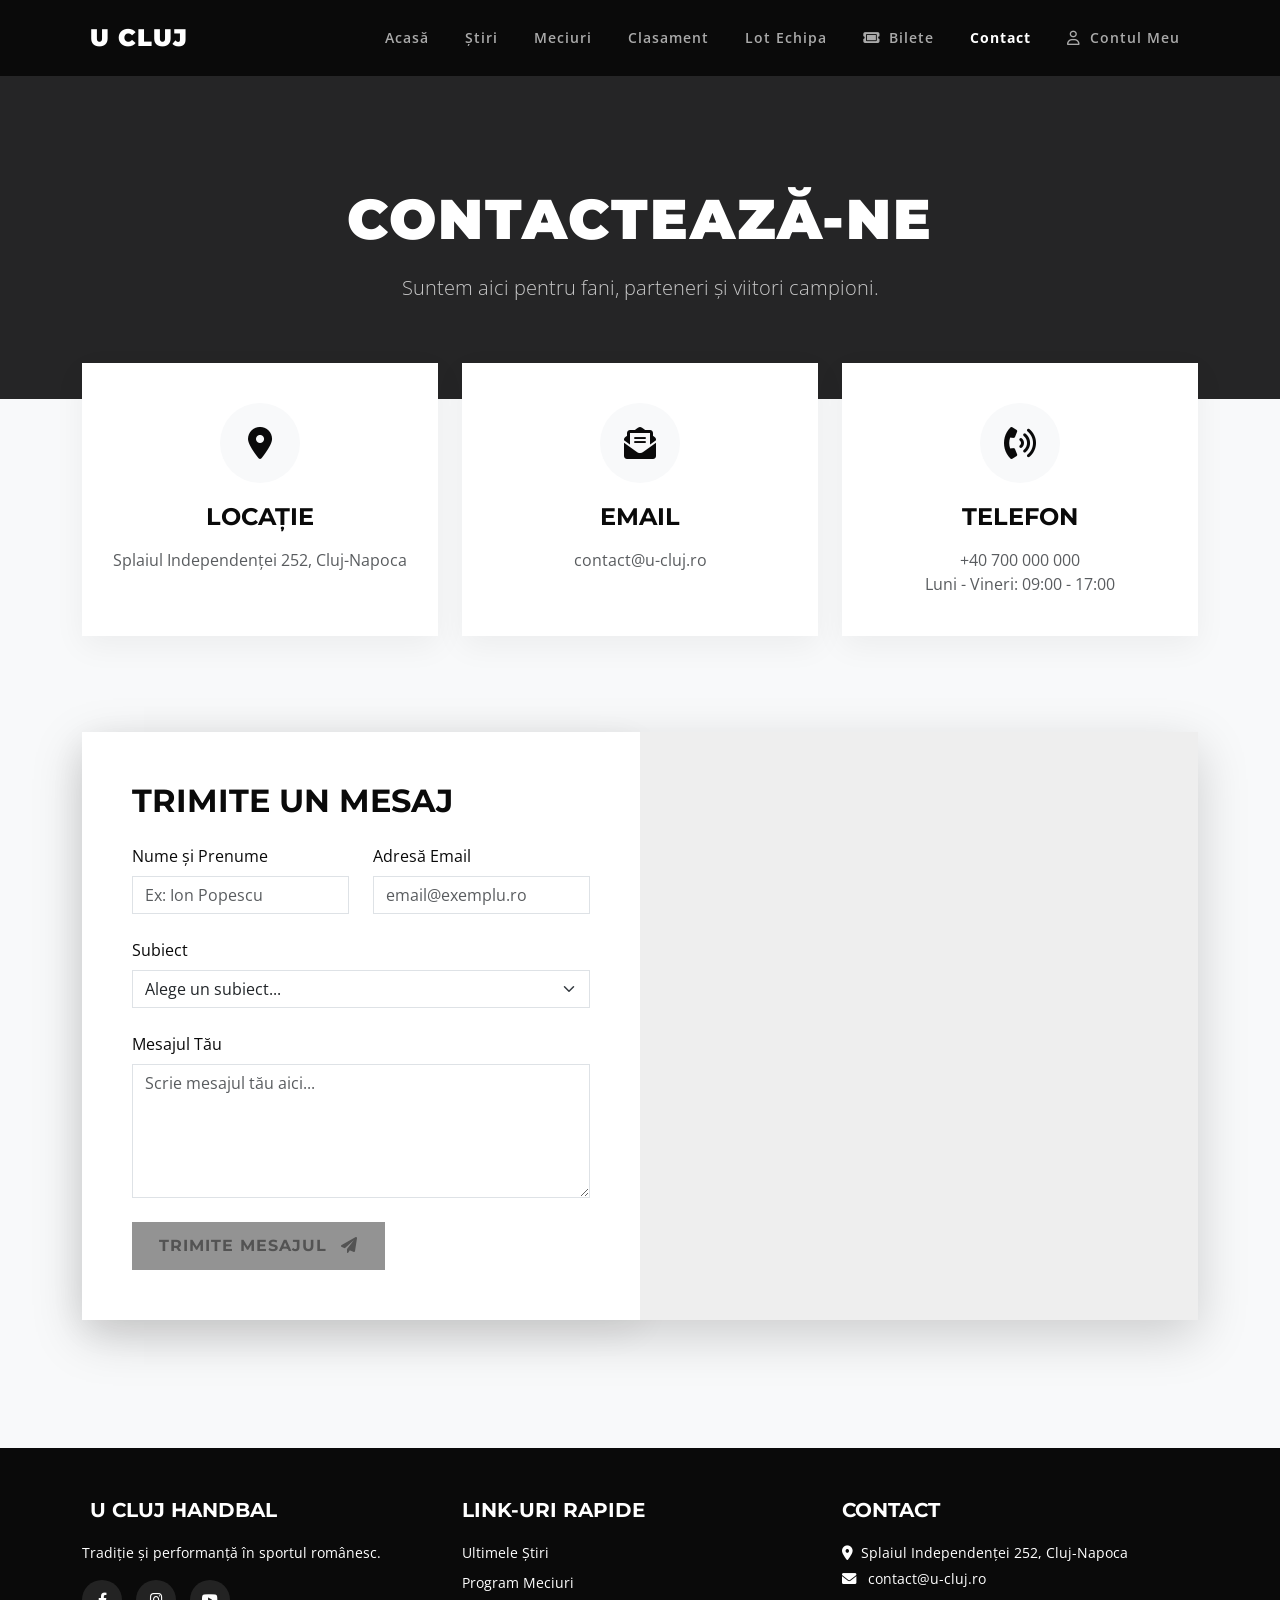
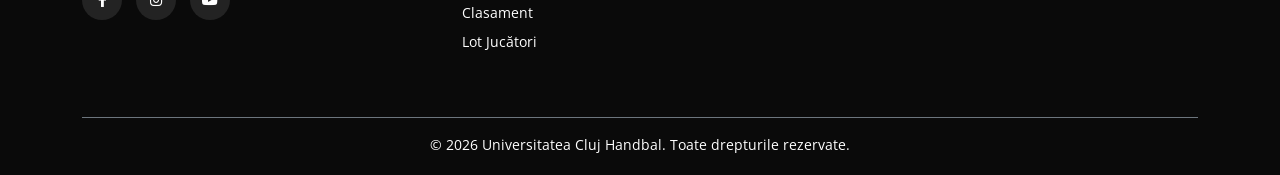
<file: contact.html>
<!DOCTYPE html>
<html lang="ro">
<head>
    <meta charset="UTF-8">
    <meta name="viewport" content="width=device-width, initial-scale=1.0">
    <title>Contact | U Cluj Handbal</title>
    
    <!-- Fonturi și Framework-uri -->
    <link href="https://fonts.googleapis.com/css2?family=Montserrat:wght@400;700;900&family=Open+Sans:wght@400;600&display=swap" rel="stylesheet">
    <link href="https://cdn.jsdelivr.net/npm/bootstrap@5.3.0/dist/css/bootstrap.min.css" rel="stylesheet">
    <link rel="stylesheet" href="https://cdnjs.cloudflare.com/ajax/libs/font-awesome/6.0.0/css/all.min.css">
    <link href="https://unpkg.com/aos@2.3.1/dist/aos.css" rel="stylesheet">

    <!-- Conectare CSS Extern -->
    <link rel="stylesheet" href="./css/style.css">
</head>
<body>

    <nav class="navbar navbar-expand-lg fixed-top">
        <div class="container">
            <a class="navbar-brand" href="index.html"><i class="fa-solid fa-shield-halved me-2"></i>U CLUJ</a>
            <button class="navbar-toggler" type="button" data-bs-toggle="collapse" data-bs-target="#navbarNav">
                <i class="fa-solid fa-bars text-white"></i>
            </button>
            <div class="collapse navbar-collapse" id="navbarNav">
                <ul class="navbar-nav ms-auto">
                    <li class="nav-item"><a class="nav-link" href="index.html">Acasă</a></li>
                    <li class="nav-item"><a class="nav-link" href="stiri.html">Știri</a></li>
                    <li class="nav-item"><a class="nav-link" href="meciuri.html">Meciuri</a></li>
                    <li class="nav-item"><a class="nav-link" href="clasament.html">Clasament</a></li>
                    <li class="nav-item"><a class="nav-link" href="lot.html">Lot Echipa</a></li>
                    <li class="nav-item"><a class="nav-link" href="bilete.html"><i class="fa-solid fa-ticket me-1"></i> Bilete</a></li>
                    <li class="nav-item"><a class="nav-link active fw-bold text-white" href="contact.html">Contact</a></li>
                    <li class="nav-item"><a class="nav-link" href="autentificare.html"><i class="fa-regular fa-user me-1"></i> Contul Meu</a></li>
                </ul>
            </div>
        </div>
    </nav>

    <header class="page-header header-contact" data-aos="fade-down">
        <div class="container" data-aos="zoom-in" data-aos-duration="800">
            <h1 class="page-title display-4">Contactează-ne</h1>
            <p class="lead opacity-75">Suntem aici pentru fani, parteneri și viitori campioni.</p>
        </div>
    </header>

    <section class="container" style="margin-top: -60px; position: relative; z-index: 10;">
        <div class="row g-4">
            <div class="col-lg-4 col-md-6" data-aos="fade-up" data-aos-delay="100">
                <div class="contact-info-card">
                    <div class="icon-wrapper"><i class="fa-solid fa-location-dot"></i></div>
                    <h4 class="fw-bold mb-3">Locație</h4>
                    <p class="text-muted mb-0">Splaiul Independenței 252, Cluj-Napoca</p>
                </div>
            </div>
            <div class="col-lg-4 col-md-6" data-aos="fade-up" data-aos-delay="200">
                <div class="contact-info-card">
                    <div class="icon-wrapper"><i class="fa-solid fa-envelope-open-text"></i></div>
                    <h4 class="fw-bold mb-3">Email</h4>
                    <p class="text-muted mb-0">contact@u-cluj.ro</p>
                </div>
            </div>
            <div class="col-lg-4 col-md-12" data-aos="fade-up" data-aos-delay="300">
                <div class="contact-info-card">
                    <div class="icon-wrapper"><i class="fa-solid fa-phone-volume"></i></div>
                    <h4 class="fw-bold mb-3">Telefon</h4>
                    <p class="text-muted mb-0">+40 700 000 000<br>Luni - Vineri: 09:00 - 17:00</p>
                </div>
            </div>
        </div>
    </section>

    <section class="py-5 my-5">
        <div class="container">
            <div class="row g-0 bg-white shadow-lg" data-aos="fade-up" data-aos-duration="1000">
                
                <div class="col-lg-6">
                    <div class="contact-form-wrapper h-100">
                        <div id="formContainer">
                            <h2 class="fw-bold mb-4">Trimite un mesaj</h2>
                            <form id="contactForm" onsubmit="handleContactSubmit(event)">
                                <div class="row">
                                    <div class="col-md-6 mb-4">
                                        <label class="form-label">Nume și Prenume</label>
                                        <input type="text" class="form-control" placeholder="Ex: Ion Popescu" required>
                                    </div>
                                    <div class="col-md-6 mb-4">
                                        <label class="form-label">Adresă Email</label>
                                        <input type="email" class="form-control" placeholder="email@exemplu.ro" required>
                                    </div>
                                </div>
                                <div class="mb-4">
                                    <label class="form-label">Subiect</label>
                                    <select class="form-select" required>
                                        <option value="" selected disabled>Alege un subiect...</option>
                                        <option value="1">Informații Bilete / Abonamente</option>
                                        <option value="2">Înscriere Centrul de Copii / Juniori</option>
                                        <option value="3">Marketing / Sponsorizări</option>
                                        <option value="4">Presă / Acreditări</option>
                                        <option value="5">Alt subiect</option>
                                    </select>
                                </div>
                                <div class="mb-4">
                                    <label class="form-label">Mesajul Tău</label>
                                    <textarea class="form-control" rows="5" placeholder="Scrie mesajul tău aici..." required></textarea>
                                </div>
                                <button type="submit" id="submitBtn" class="btn btn-ucluj" disabled>Trimite Mesajul <i class="fa-solid fa-paper-plane ms-2"></i></button>
                            </form>
                        </div>
                        <div id="successMessage" class="text-center py-5 h-100 d-flex flex-column justify-content-center" style="display: none !important;">
                            <i class="fa-solid fa-envelope-circle-check text-success mb-4" style="font-size: 5rem;"></i>
                            <h3 class="fw-bold mb-3">Vă mulțumim!</h3>
                            <p class="text-muted fs-5 mb-4">Mesajul dumneavoastră a fost trimis cu succes.</p>
                            <button type="button" class="btn btn-outline-dark fw-bold text-uppercase mx-auto" onclick="resetContactForm()">Trimite alt mesaj</button>
                        </div>
                    </div>
                </div>

                <div class="col-lg-6">
                    <div class="map-container">
                        <!-- HARTA -->
                        <iframe 
                        src="https://maps.google.com/maps?q=Sala%20Sporturilor%20Horia%20Demian%20Cluj&t=&z=16&ie=UTF8&iwloc=&output=embed" 
                        allowfullscreen="" loading="lazy" referrerpolicy="no-referrer-when-downgrade">
                    </iframe>
                    </div>
                </div>

            </div>
        </div>
    </section>

    <footer>
        <div class="container">
            <div class="row">
                <div class="col-lg-4 mb-4">
                    <h5 class="fw-bold"><i class="fa-solid fa-shield-halved me-2"></i>U CLUJ HANDBAL</h5>
                    <p>Tradiție și performanță în sportul românesc.</p>
                    <div class="social-links mt-3">
                        <a href="#"><i class="fa-brands fa-facebook-f"></i></a>
                        <a href="#"><i class="fa-brands fa-instagram"></i></a>
                        <a href="#"><i class="fa-brands fa-youtube"></i></a>
                    </div>
                </div>
                <div class="col-lg-4 mb-4">
                    <h5 class="fw-bold">Link-uri Rapide</h5>
                    <ul class="list-unstyled">
                        <li class="mb-2"><a href="stiri.html">Ultimele Știri</a></li>
                        <li class="mb-2"><a href="meciuri.html">Program Meciuri</a></li>
                        <li class="mb-2"><a href="clasament.html">Clasament</a></li>
                        <li class="mb-2"><a href="lot.html">Lot Jucători</a></li>
                    </ul>
                </div>
                <div class="col-lg-4 mb-4">
                    <h5 class="fw-bold">Contact</h5>
                    <p class="mb-1"><i class="fa-solid fa-location-dot me-2"></i>Splaiul Independenței 252, Cluj-Napoca</p>
                    <p class="mb-1"><i class="fa-solid fa-envelope me-2"></i> contact@u-cluj.ro</p>
                </div>
            </div>
            <div class="border-top border-secondary mt-4 pt-3 text-center">
                <p class="mb-0">© 2026 Universitatea Cluj Handbal. Toate drepturile rezervate.</p>
            </div>
        </div>
    </footer>

    <!-- Scripturi -->
    <script src="https://cdn.jsdelivr.net/npm/bootstrap@5.3.0/dist/js/bootstrap.bundle.min.js"></script>
    <script src="https://unpkg.com/aos@2.3.1/dist/aos.js"></script>
    
    <!-- Conectare JS Extern -->
    <script src="./js/main.js"></script>
</body>
</html>
</file>
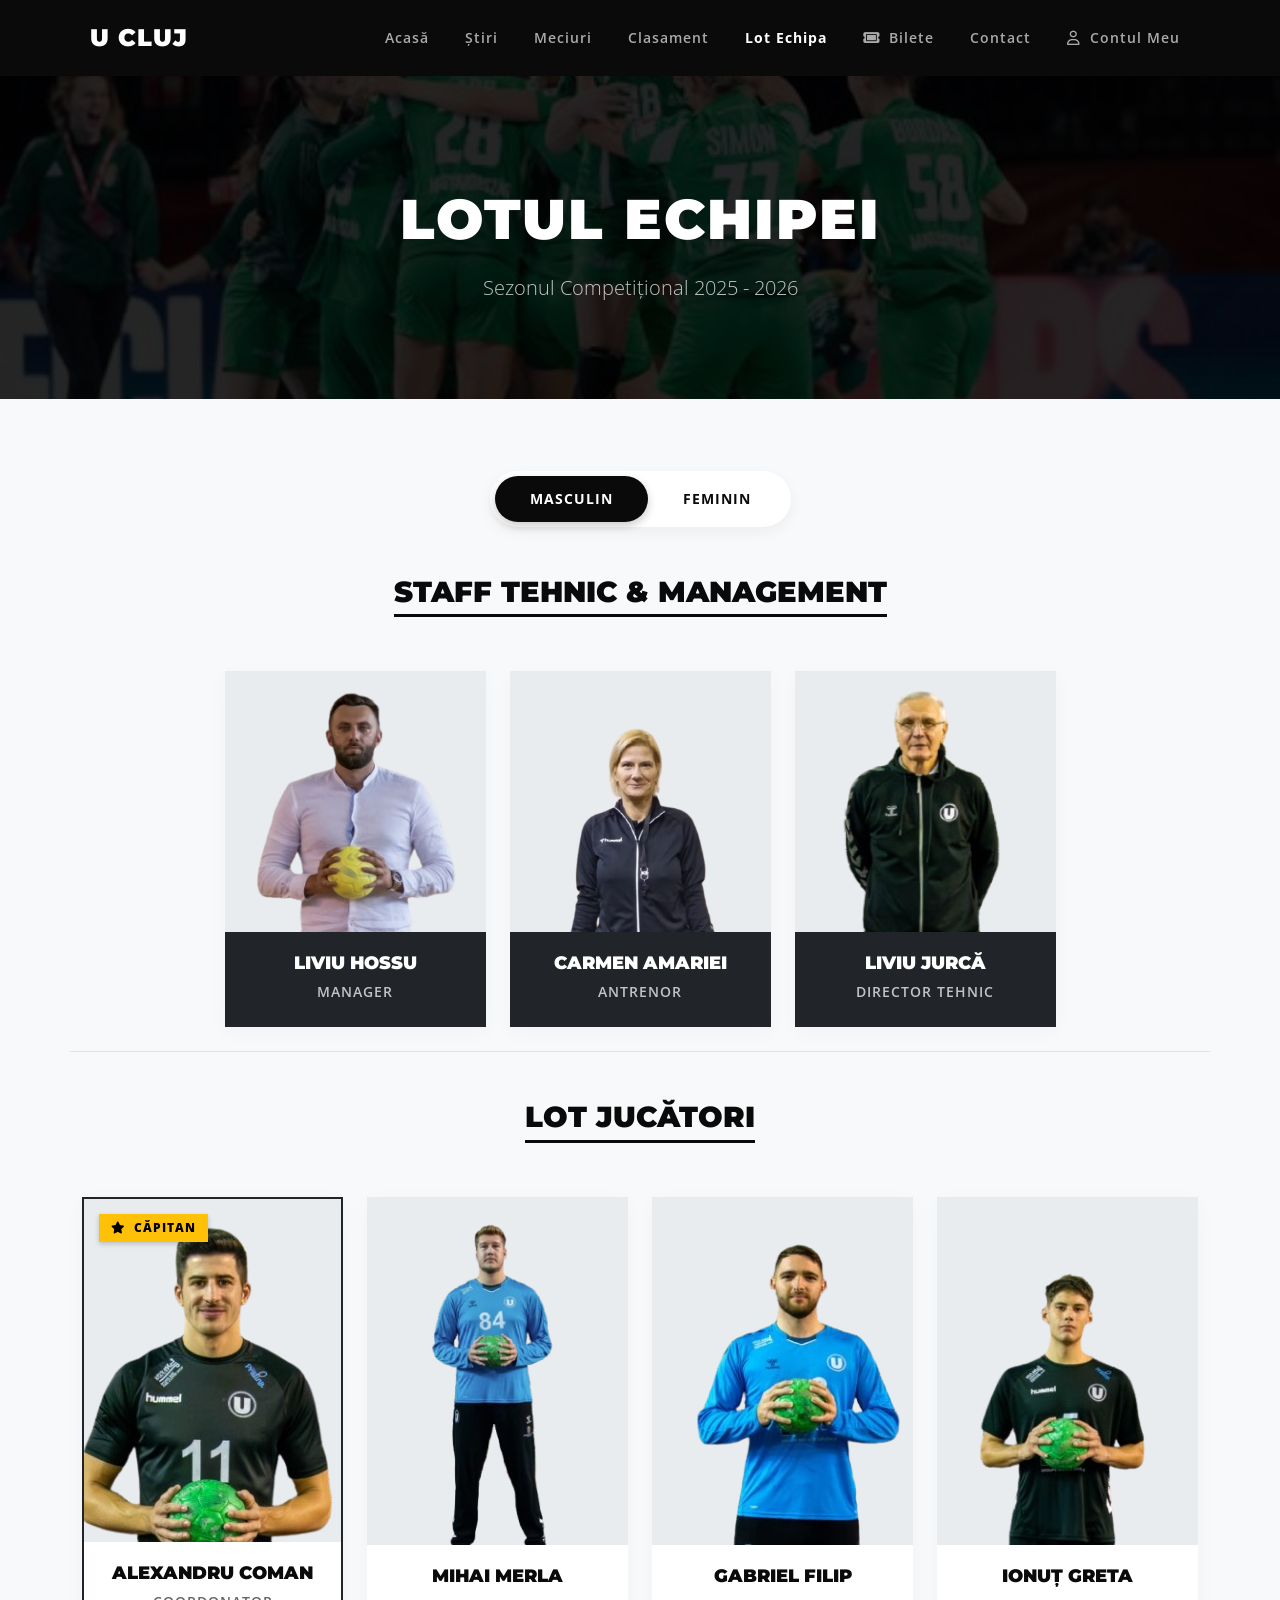
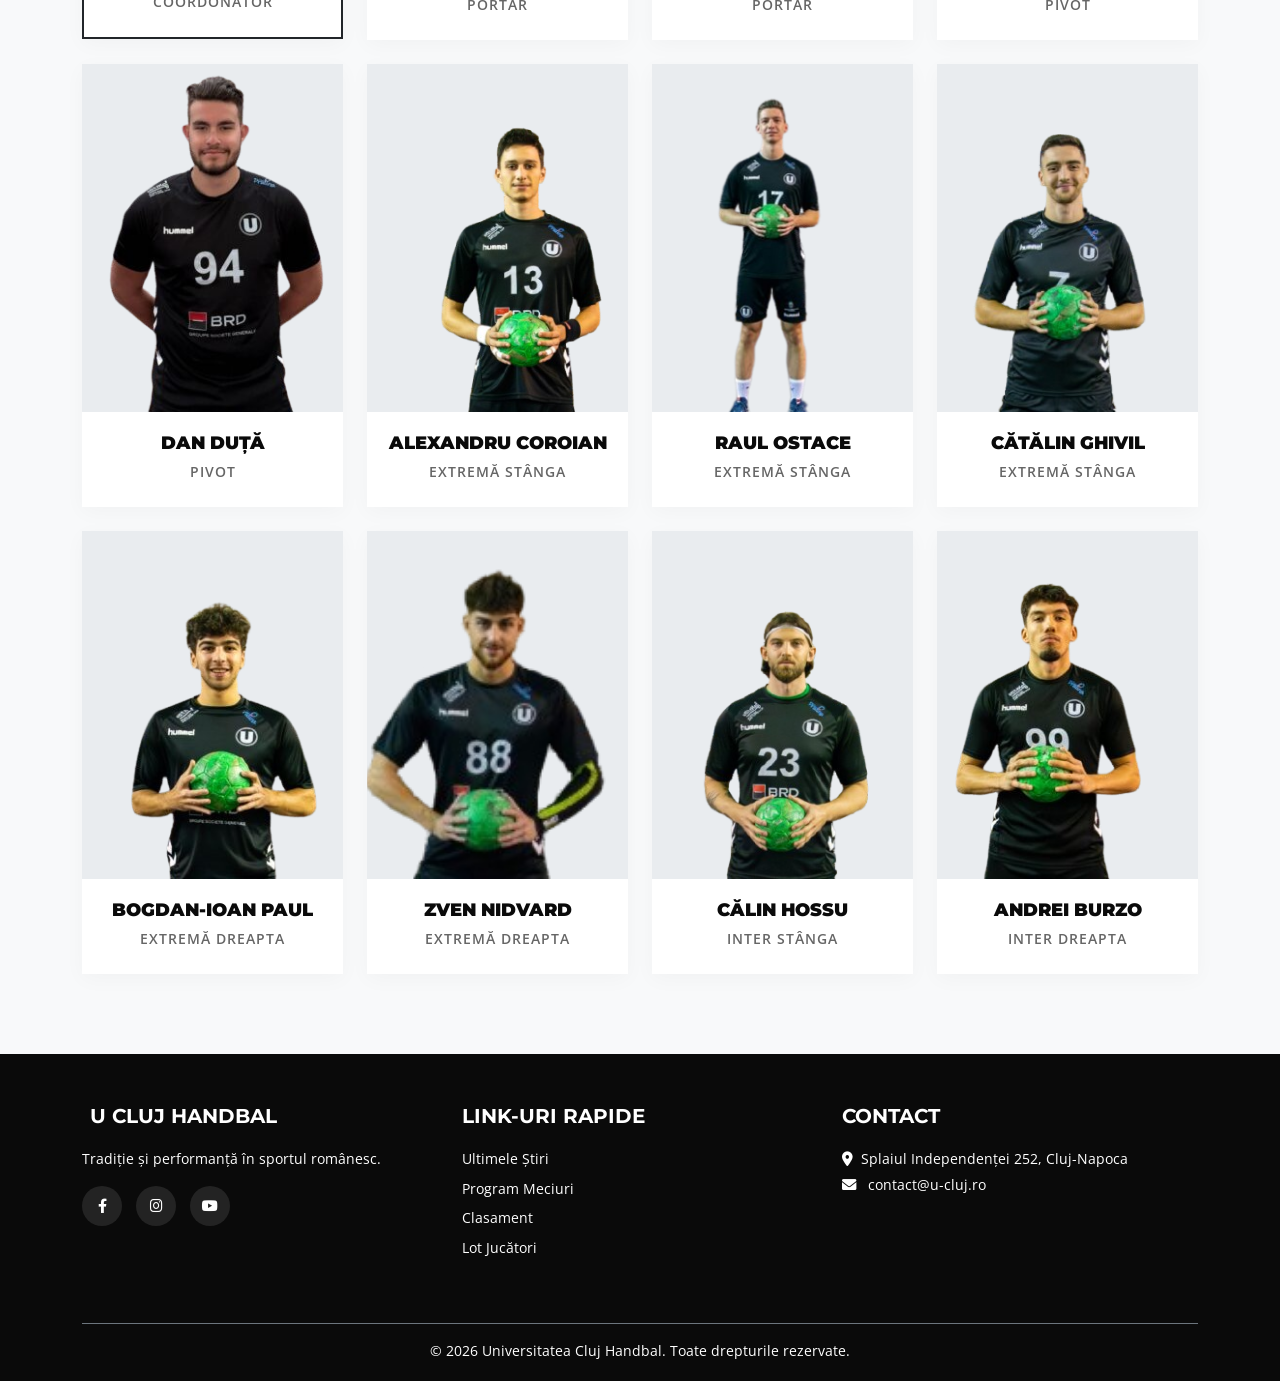
<file: lot.html>
<!DOCTYPE html>
<html lang="ro">
<head>
    <meta charset="UTF-8">
    <meta name="viewport" content="width=device-width, initial-scale=1.0">
    <title>Lot Echipa | U Cluj Handbal</title>
    
    <!-- Fonturi și Framework-uri -->
    <link href="https://fonts.googleapis.com/css2?family=Montserrat:wght@400;700;900&family=Open+Sans:wght@400;600&display=swap" rel="stylesheet">
    <link href="https://cdn.jsdelivr.net/npm/bootstrap@5.3.0/dist/css/bootstrap.min.css" rel="stylesheet">
    <link rel="stylesheet" href="https://cdnjs.cloudflare.com/ajax/libs/font-awesome/6.0.0/css/all.min.css">
    <link href="https://unpkg.com/aos@2.3.1/dist/aos.css" rel="stylesheet">

    <!-- CSS-ul nostru separat -->
    <link rel="stylesheet" href="./css/style.css">
</head>
<body>

    <nav class="navbar navbar-expand-lg fixed-top">
        <div class="container">
            <a class="navbar-brand" href="index.html"><i class="fa-solid fa-shield-halved me-2"></i>U CLUJ</a>
            <button class="navbar-toggler" type="button" data-bs-toggle="collapse" data-bs-target="#navbarNav">
                <i class="fa-solid fa-bars text-white"></i>
            </button>
            <div class="collapse navbar-collapse" id="navbarNav">
                <ul class="navbar-nav ms-auto">
                    <li class="nav-item"><a class="nav-link" href="index.html">Acasă</a></li>
                    <li class="nav-item"><a class="nav-link" href="stiri.html">Știri</a></li>
                    <li class="nav-item"><a class="nav-link" href="meciuri.html">Meciuri</a></li>
                    <li class="nav-item"><a class="nav-link" href="clasament.html">Clasament</a></li>
                    <li class="nav-item"><a class="nav-link active fw-bold text-white" href="lot.html">Lot Echipa</a></li>
                    <li class="nav-item"><a class="nav-link" href="bilete.html"><i class="fa-solid fa-ticket me-1"></i> Bilete</a></li>
                    <li class="nav-item"><a class="nav-link" href="contact.html">Contact</a></li>
                    <li class="nav-item"><a class="nav-link" href="autentificare.html"><i class="fa-regular fa-user me-1"></i> Contul Meu</a></li>
                </ul>
            </div>
        </div>
    </nav>

    <header class="page-header header-lot" data-aos="fade-down">
        <div class="container" data-aos="zoom-in" data-aos-duration="800">
            <h1 class="page-title display-4">Lotul Echipei</h1>
            <p class="lead opacity-75">Sezonul Competițional 2025 - 2026</p>
        </div>
    </header>


    <section class="container my-5 pt-4">
        
        <div class="text-center mb-5" data-aos="fade-up">
            <ul class="nav nav-pills justify-content-center" id="pills-tab" role="tablist">
                <li class="nav-item">
                    <button class="nav-link active" data-bs-toggle="pill" data-bs-target="#masculin">MASCULIN</button>
                </li>
                <li class="nav-item">
                    <button class="nav-link" data-bs-toggle="pill" data-bs-target="#feminin">FEMININ</button>
                </li>
            </ul>
        </div>

        <div class="tab-content" id="pills-tabContent">
            
            <!-- SECȚIUNE MASCULIN -->
            <div class="tab-pane fade show active" id="masculin">
                
                <div class="text-center mb-4" data-aos="fade-up">
                    <h2 class="roster-title text-uppercase">Staff Tehnic & Management</h2>
                </div>
                
                <div class="row justify-content-center g-4 mb-5 pb-4 border-bottom">
                    <div class="col-sm-6 col-md-4 col-lg-3" data-aos="fade-up" data-aos-delay="100">
                        <div class="player-card">
                            <div class="player-img-container" style="aspect-ratio: 1/1;">
                                <img src="./imagini/liviu_hossu.png" alt="Liviu Hossu">
                            </div>
                            <div class="player-info bg-dark text-white">
                                <h4 class="player-name text-white">LIVIU HOSSU</h4>
                                <span class="player-role text-light opacity-75">Manager</span>
                            </div>
                        </div>
                    </div>
                    <div class="col-sm-6 col-md-4 col-lg-3" data-aos="fade-up" data-aos-delay="200">
                        <div class="player-card">
                            <div class="player-img-container" style="aspect-ratio: 1/1;">
                                <img src="./imagini/carmen_amariei.png" alt="Carmen Amariei">
                            </div>
                            <div class="player-info bg-dark text-white">
                                <h4 class="player-name text-white">CARMEN AMARIEI</h4>
                                <span class="player-role text-light opacity-75">Antrenor</span>
                            </div>
                        </div>
                    </div>
                    <div class="col-sm-6 col-md-4 col-lg-3" data-aos="fade-up" data-aos-delay="300">
                        <div class="player-card">
                            <div class="player-img-container" style="aspect-ratio: 1/1;">
                                <img src="./imagini/liviu_jurca.png" alt="Liviu Jurcă">
                            </div>
                            <div class="player-info bg-dark text-white">
                                <h4 class="player-name text-white">LIVIU JURCĂ</h4>
                                <span class="player-role text-light opacity-75">Director Tehnic</span>
                            </div>
                        </div>
                    </div>
                </div>

                <div class="text-center mb-4" data-aos="fade-up">
                    <h2 class="roster-title text-uppercase">Lot Jucători</h2>
                </div>

                <div class="row g-4">
                    <div class="col-sm-6 col-md-4 col-lg-3" data-aos="fade-up">
                        <div class="player-card border border-dark border-2">
                            <span class="badge-captain"><i class="fa-solid fa-star me-1"></i> CĂPITAN</span>
                            <div class="player-img-container">
                                <img src="./imagini/alexandru_coman.png" alt="Alexandru Coman">
                            </div>
                            <div class="player-info">
                                <h4 class="player-name">ALEXANDRU COMAN</h4>
                                <span class="player-role">Coordonator</span>
                            </div>
                        </div>
                    </div>

                    <div class="col-sm-6 col-md-4 col-lg-3" data-aos="fade-up">
                        <div class="player-card">
                            <div class="player-img-container">
                                <img src="./imagini/merla_mihai.png" alt="Mihai Merla">
                            </div>
                            <div class="player-info">
                                <h4 class="player-name">MIHAI MERLA</h4>
                                <span class="player-role">Portar</span>
                            </div>
                        </div>
                    </div>
                    
                    <div class="col-sm-6 col-md-4 col-lg-3" data-aos="fade-up">
                        <div class="player-card">
                            <div class="player-img-container">
                                <img src="./imagini/filip_gabriel.png" alt="Gabriel Filip">
                            </div>
                            <div class="player-info">
                                <h4 class="player-name">GABRIEL FILIP</h4>
                                <span class="player-role">Portar</span>
                            </div>
                        </div>
                    </div>

                    <div class="col-sm-6 col-md-4 col-lg-3" data-aos="fade-up">
                        <div class="player-card">
                            <div class="player-img-container">
                                <img src="./imagini/greta_ionut.png" alt="Ionuț Greta">
                            </div>
                            <div class="player-info">
                                <h4 class="player-name">IONUȚ GRETA</h4>
                                <span class="player-role">Pivot</span>
                            </div>
                        </div>
                    </div>

                    <div class="col-sm-6 col-md-4 col-lg-3" data-aos="fade-up">
                        <div class="player-card">
                            <div class="player-img-container">
                                <img src="./imagini/dan_duta.png" alt="Dan Duță">
                            </div>
                            <div class="player-info">
                                <h4 class="player-name">DAN DUȚĂ</h4>
                                <span class="player-role">Pivot</span>
                            </div>
                        </div>
                    </div>

                    <div class="col-sm-6 col-md-4 col-lg-3" data-aos="fade-up">
                        <div class="player-card">
                            <div class="player-img-container">
                                <img src="./imagini/alexandru_coroian.png" alt="Alex Coroian">
                            </div>
                            <div class="player-info">
                                <h4 class="player-name">ALEXANDRU COROIAN</h4>
                                <span class="player-role">Extremă Stânga</span>
                            </div>
                        </div>
                    </div>

                    <div class="col-sm-6 col-md-4 col-lg-3" data-aos="fade-up">
                        <div class="player-card">
                            <div class="player-img-container">
                                <img src="./imagini/raul_ostace.png" alt="Raul Ostace">
                            </div>
                            <div class="player-info">
                                <h4 class="player-name">RAUL OSTACE</h4>
                                <span class="player-role">Extremă Stânga</span>
                            </div>
                        </div>
                    </div>

                    <div class="col-sm-6 col-md-4 col-lg-3" data-aos="fade-up">
                        <div class="player-card">
                            <div class="player-img-container">
                                <img src="./imagini/catalin_ghivil.png" alt="Cătălin Ghivil">
                            </div>
                            <div class="player-info">
                                <h4 class="player-name">CĂTĂLIN GHIVIL</h4>
                                <span class="player-role">Extremă Stânga</span>
                            </div>
                        </div>
                    </div>

                    <div class="col-sm-6 col-md-4 col-lg-3" data-aos="fade-up">
                        <div class="player-card">
                            <div class="player-img-container">
                                <img src="./imagini/bogdan_ioan.png" alt="Bogdan-Ioan Paul">
                            </div>
                            <div class="player-info">
                                <h4 class="player-name">BOGDAN-IOAN PAUL</h4>
                                <span class="player-role">Extremă Dreapta</span>
                            </div>
                        </div>
                    </div>

                    <div class="col-sm-6 col-md-4 col-lg-3" data-aos="fade-up">
                        <div class="player-card">
                            <div class="player-img-container">
                                <img src="./imagini/zven_nidvard.png" alt="Zven Nidvard">
                            </div>
                            <div class="player-info">
                                <h4 class="player-name">ZVEN NIDVARD</h4>
                                <span class="player-role">Extremă Dreapta</span>
                            </div>
                        </div>
                    </div>

                    <div class="col-sm-6 col-md-4 col-lg-3" data-aos="fade-up">
                        <div class="player-card">
                            <div class="player-img-container">
                                <img src="./imagini/calin_hossu.png" alt="Călin Hossu">
                            </div>
                            <div class="player-info">
                                <h4 class="player-name">CĂLIN HOSSU</h4>
                                <span class="player-role">Inter Stânga</span>
                            </div>
                        </div>
                    </div>

                    <div class="col-sm-6 col-md-4 col-lg-3" data-aos="fade-up">
                        <div class="player-card">
                            <div class="player-img-container">
                                <img src="./imagini/burzo_andrei.png" alt="Andrei Burzo">
                            </div>
                            <div class="player-info">
                                <h4 class="player-name">ANDREI BURZO</h4>
                                <span class="player-role">Inter Dreapta</span>
                            </div>
                        </div>
                    </div>

                </div>
            </div>

            <!-- SECȚIUNE FEMININ -->
            <div class="tab-pane fade" id="feminin">
                
                <div class="text-center mb-4" data-aos="fade-up">
                    <h2 class="roster-title text-uppercase">Staff Tehnic & Management</h2>
                </div>
                
                <div class="row justify-content-center g-4 mb-5 pb-4 border-bottom">
                    <div class="col-sm-6 col-md-4 col-lg-3" data-aos="fade-up" data-aos-delay="100">
                        <div class="player-card">
                            <div class="player-img-container" style="aspect-ratio: 1/1;">
                                <img src="./imagini/valentina_ardelean.png" alt="Valentina Ardean-Elisei">
                            </div>
                            <div class="player-info bg-dark text-white">
                                <h4 class="player-name text-white" style="font-size: 1rem;">VALENTINA ARDEAN-ELISEI</h4>
                                <span class="player-role text-light opacity-75">Antrenor</span>
                            </div>
                        </div>
                    </div>
                    <div class="col-sm-6 col-md-4 col-lg-3" data-aos="fade-up" data-aos-delay="200">
                        <div class="player-card">
                            <div class="player-img-container" style="aspect-ratio: 1/1;">
                                <img src="./imagini/cristian_coroian.png" alt="Cristian Coroian">
                            </div>
                            <div class="player-info bg-dark text-white">
                                <h4 class="player-name text-white">CRISTIAN COROIAN</h4>
                                <span class="player-role text-light opacity-75">Director Sportiv</span>
                            </div>
                        </div>
                    </div>
                </div>

                <div class="text-center mb-4" data-aos="fade-up">
                    <h2 class="roster-title text-uppercase">Lot Jucătoare</h2>
                </div>

                <div class="row g-4">
                    
                    <div class="col-sm-6 col-md-4 col-lg-3" data-aos="fade-up">
                        <div class="player-card">
                            <div class="player-img-container">
                                <img src="./imagini/tagean_viorica.png" alt="Viorica Țăgean">
                            </div>
                            <div class="player-info">
                                <h4 class="player-name">VIORICA ȚĂGEAN</h4>
                                <span class="player-role">Portar</span>
                            </div>
                        </div>
                    </div>
                    
                    <div class="col-sm-6 col-md-4 col-lg-3" data-aos="fade-up">
                        <div class="player-card">
                            <div class="player-img-container">
                                <img src="./imagini/pop_denisa.png" alt="Denisa Pop">
                            </div>
                            <div class="player-info">
                                <h4 class="player-name">DENISA POP</h4>
                                <span class="player-role">Portar</span>
                            </div>
                        </div>
                    </div>

                    <div class="col-sm-6 col-md-4 col-lg-3" data-aos="fade-up">
                        <div class="player-card">
                            <div class="player-img-container">
                                <img src="./imagini/daroczi_alyssia.png" alt="Alyssia Daroczi">
                            </div>
                            <div class="player-info">
                                <h4 class="player-name">ALYSSIA DAROCZI</h4>
                                <span class="player-role">Centru</span>
                            </div>
                        </div>
                    </div>

                    <div class="col-sm-6 col-md-4 col-lg-3" data-aos="fade-up">
                        <div class="player-card">
                            <div class="player-img-container">
                                <img src="./imagini/alexandra_ploscar.png" alt="Alexandra Ploscar">
                            </div>
                            <div class="player-info">
                                <h4 class="player-name">ALEXANDRA PLOSCAR</h4>
                                <span class="player-role">Pivot</span>
                            </div>
                        </div>
                    </div>

                    <div class="col-sm-6 col-md-4 col-lg-3" data-aos="fade-up">
                        <div class="player-card">
                            <div class="player-img-container">
                                <img src="./imagini/cercel_ariana.png" alt="Ariana Cercel">
                            </div>
                            <div class="player-info">
                                <h4 class="player-name">ARIANA CERCEL</h4>
                                <span class="player-role">Extremă Stânga</span>
                            </div>
                        </div>
                    </div>

                    <div class="col-sm-6 col-md-4 col-lg-3" data-aos="fade-up">
                        <div class="player-card">
                            <div class="player-img-container">
                                <img src="./imagini/tania_fechete.png" alt="Tania Fechete">
                            </div>
                            <div class="player-info">
                                <h4 class="player-name">TANIA FECHETE</h4>
                                <span class="player-role">Extremă Stânga</span>
                            </div>
                        </div>
                    </div>

                    <div class="col-sm-6 col-md-4 col-lg-3" data-aos="fade-up">
                        <div class="player-card">
                            <div class="player-img-container">
                                <img src="./imagini/dragunoiu_maria.png" alt="Maria Drăgunoiu">
                            </div>
                            <div class="player-info">
                                <h4 class="player-name">MARIA DRĂGUNOIU</h4>
                                <span class="player-role">Extremă Dreapta</span>
                            </div>
                        </div>
                    </div>

                    <div class="col-sm-6 col-md-4 col-lg-3" data-aos="fade-up">
                        <div class="player-card">
                            <div class="player-img-container">
                                <img src="./imagini/andrada_chirila.png" alt="Andrada Chirilă">
                            </div>
                            <div class="player-info">
                                <h4 class="player-name">ANDRADA CHIRILĂ</h4>
                                <span class="player-role">Extremă Dreapta</span>
                            </div>
                        </div>
                    </div>

                    <div class="col-sm-6 col-md-4 col-lg-3" data-aos="fade-up">
                        <div class="player-card">
                            <div class="player-img-container">
                                <img src="./imagini/alexandra_cantor.png" alt="Alexandra Cantor">
                            </div>
                            <div class="player-info">
                                <h4 class="player-name">ALEXANDRA CANTOR</h4>
                                <span class="player-role">Inter Stânga</span>
                            </div>
                        </div>
                    </div>

                    <div class="col-sm-6 col-md-4 col-lg-3" data-aos="fade-up">
                        <div class="player-card">
                            <div class="player-img-container">
                                <img src="./imagini/alyssa_miron.png" alt="Alyssa Miron">
                            </div>
                            <div class="player-info">
                                <h4 class="player-name">ALYSSA MIRON</h4>
                                <span class="player-role">Inter Stânga</span>
                            </div>
                        </div>
                    </div>

                    <div class="col-sm-6 col-md-4 col-lg-3" data-aos="fade-up">
                        <div class="player-card">
                            <div class="player-img-container">
                                <img src="./imagini/sofia_muresan.png" alt="Sofia Mureșan">
                            </div>
                            <div class="player-info">
                                <h4 class="player-name">SOFIA MUREȘAN</h4>
                                <span class="player-role">Inter Stânga</span>
                            </div>
                        </div>
                    </div>

                    <div class="col-sm-6 col-md-4 col-lg-3" data-aos="fade-up">
                        <div class="player-card">
                            <div class="player-img-container">
                                <img src="./imagini/irimia_cristina.png" alt="Cristina Irimia">
                            </div>
                            <div class="player-info">
                                <h4 class="player-name">CRISTINA IRIMIA</h4>
                                <span class="player-role">Inter Dreapta</span>
                            </div>
                        </div>
                    </div>

                </div>
            </div>

        </div>
    </section>

    <footer>
        <div class="container">
            <div class="row">
                <div class="col-lg-4 mb-4">
                    <h5 class="fw-bold"><i class="fa-solid fa-shield-halved me-2"></i>U CLUJ HANDBAL</h5>
                    <p>Tradiție și performanță în sportul românesc.</p>
                    <div class="social-links mt-3">
                        <a href="#"><i class="fa-brands fa-facebook-f"></i></a>
                        <a href="#"><i class="fa-brands fa-instagram"></i></a>
                        <a href="#"><i class="fa-brands fa-youtube"></i></a>
                    </div>
                </div>
                <div class="col-lg-4 mb-4">
                    <h5 class="fw-bold">Link-uri Rapide</h5>
                    <ul class="list-unstyled">
                        <li class="mb-2"><a href="stiri.html">Ultimele Știri</a></li>
                        <li class="mb-2"><a href="meciuri.html">Program Meciuri</a></li>
                        <li class="mb-2"><a href="clasament.html">Clasament</a></li>
                        <li class="mb-2"><a href="lot.html">Lot Jucători</a></li>
                    </ul>
                </div>
                <div class="col-lg-4 mb-4">
                    <h5 class="fw-bold">Contact</h5>
                    <p class="mb-1"><i class="fa-solid fa-location-dot me-2"></i>Splaiul Independenței 252, Cluj-Napoca</p>
                    <p class="mb-1"><i class="fa-solid fa-envelope me-2"></i> contact@u-cluj.ro</p>
                </div>
            </div>
            <div class="border-top border-secondary mt-4 pt-3 text-center">
                <p class="mb-0">© 2026 Universitatea Cluj Handbal. Toate drepturile rezervate.</p>
            </div>
        </div>
    </footer>


    <!-- Scripturi Framework-uri -->
    <script src="https://cdn.jsdelivr.net/npm/bootstrap@5.3.0/dist/js/bootstrap.bundle.min.js"></script>
    <script src="https://unpkg.com/aos@2.3.1/dist/aos.js"></script>
    
    <!-- Conectare JS Extern -->
    <script src="./js/main.js"></script>
</body>
</html>
</file>
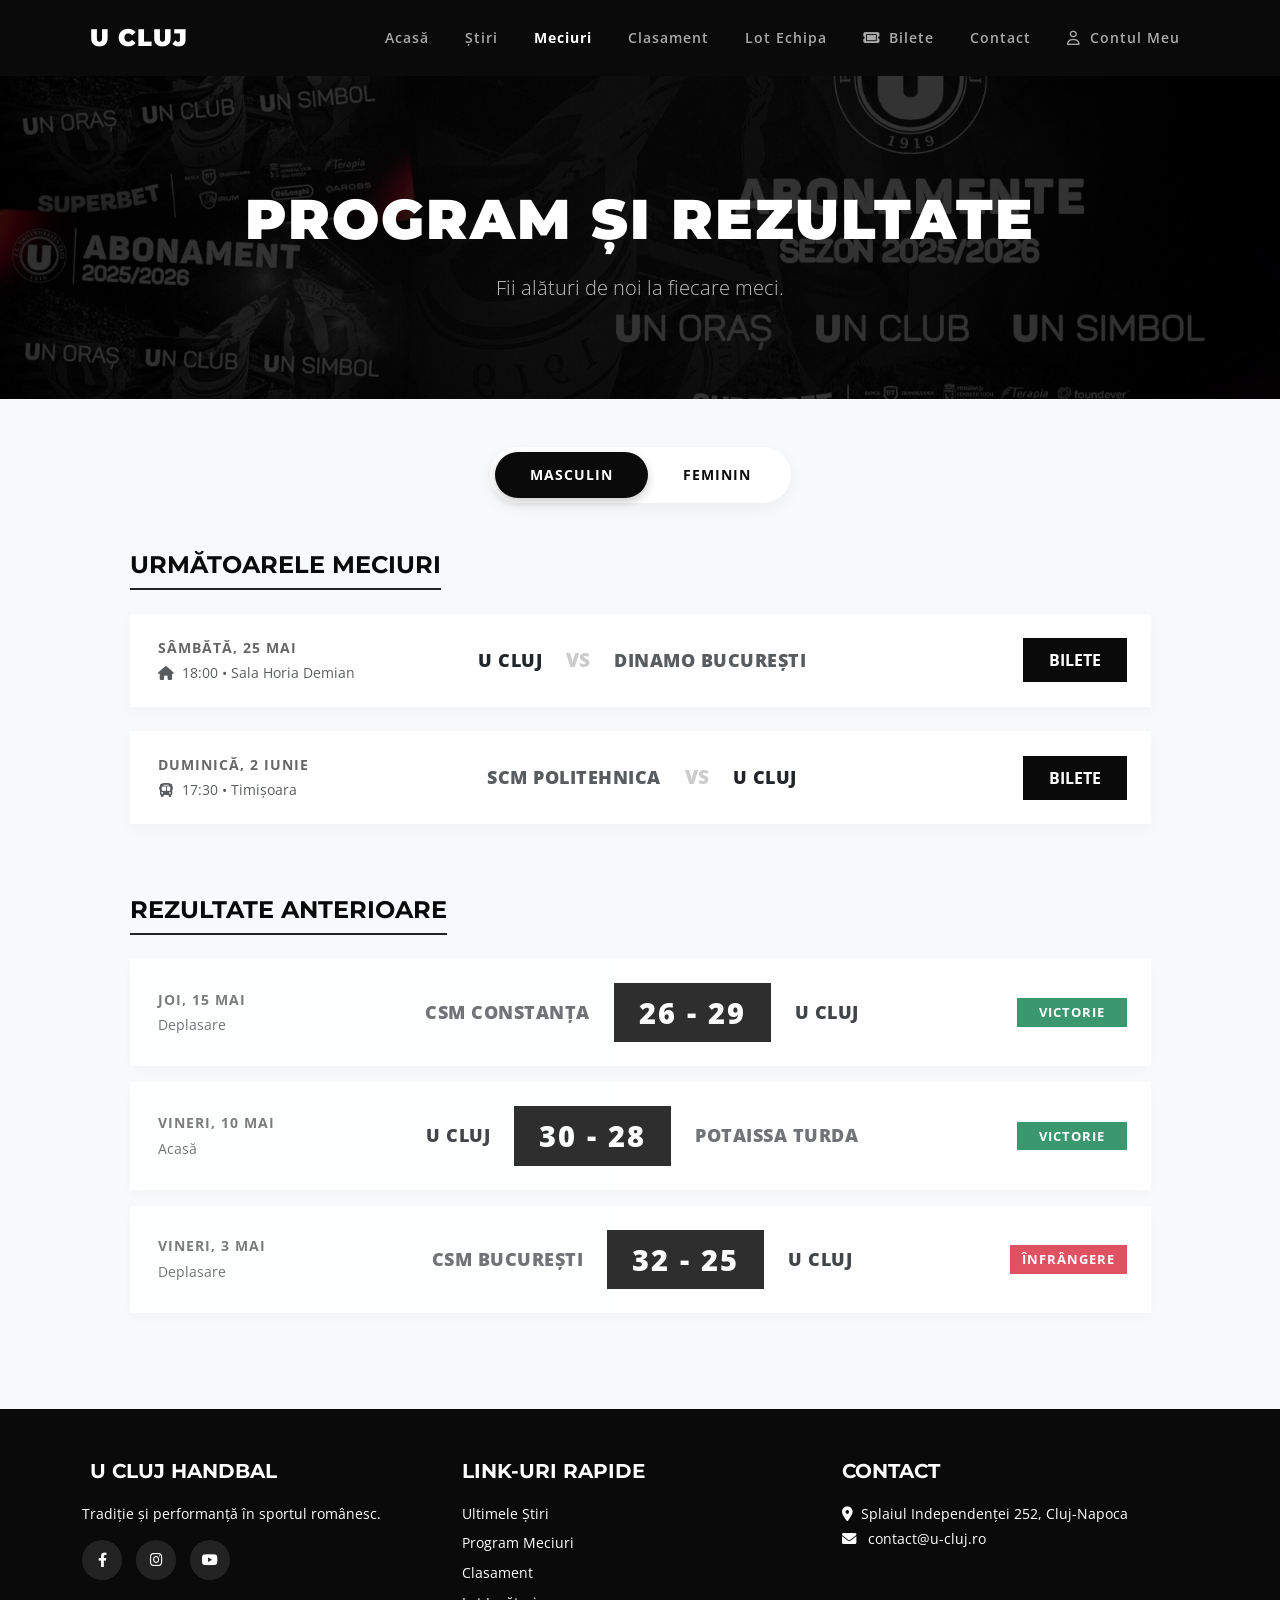
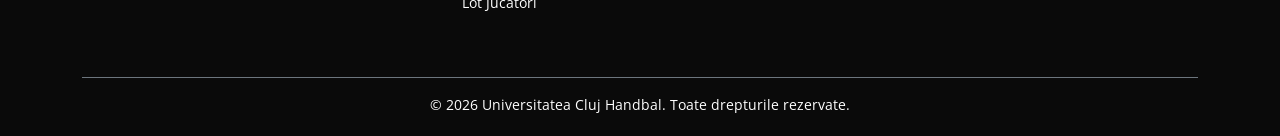
<file: meciuri.html>
<!DOCTYPE html>
<html lang="ro">
<head>
    <meta charset="UTF-8">
    <meta name="viewport" content="width=device-width, initial-scale=1.0">
    <title>Meciuri | U Cluj Handbal</title>
    
    <!-- Fonturi și Framework-uri -->
    <link href="https://fonts.googleapis.com/css2?family=Montserrat:wght@400;700;900&family=Open+Sans:wght@400;600&display=swap" rel="stylesheet">
    <link href="https://cdn.jsdelivr.net/npm/bootstrap@5.3.0/dist/css/bootstrap.min.css" rel="stylesheet">
    <link rel="stylesheet" href="https://cdnjs.cloudflare.com/ajax/libs/font-awesome/6.0.0/css/all.min.css">
    <link href="https://unpkg.com/aos@2.3.1/dist/aos.css" rel="stylesheet">

    <!-- CSS Extern -->
    <link rel="stylesheet" href="./css/style.css">
</head>
<body>

    <nav class="navbar navbar-expand-lg fixed-top">
        <div class="container">
            <a class="navbar-brand" href="index.html"><i class="fa-solid fa-shield-halved me-2"></i>U CLUJ</a>
            <button class="navbar-toggler" type="button" data-bs-toggle="collapse" data-bs-target="#navbarNav">
                <i class="fa-solid fa-bars text-white"></i>
            </button>
            <div class="collapse navbar-collapse" id="navbarNav">
                <ul class="navbar-nav ms-auto">
                    <li class="nav-item"><a class="nav-link" href="index.html">Acasă</a></li>
                    <li class="nav-item"><a class="nav-link" href="stiri.html">Știri</a></li>
                    <li class="nav-item"><a class="nav-link active fw-bold text-white" href="meciuri.html">Meciuri</a></li>
                    <li class="nav-item"><a class="nav-link" href="clasament.html">Clasament</a></li>
                    <li class="nav-item"><a class="nav-link" href="lot.html">Lot Echipa</a></li>
                    <li class="nav-item"><a class="nav-link" href="bilete.html"><i class="fa-solid fa-ticket me-1"></i> Bilete</a></li>
                    <li class="nav-item"><a class="nav-link" href="contact.html">Contact</a></li>
                    <li class="nav-item"><a class="nav-link" href="autentificare.html"><i class="fa-regular fa-user me-1"></i> Contul Meu</a></li>
                </ul>
            </div>
        </div>
    </nav>

    <header class="page-header page-header-meciuri">
        <div class="container" data-aos="zoom-in">
            <h1 class="page-title display-4">Program și Rezultate</h1>
            <p class="lead opacity-75">Fii alături de noi la fiecare meci.</p>
        </div>
    </header>

    <div class="container my-5">
        <div class="text-center mb-5" data-aos="fade-up">
            <ul class="nav nav-pills justify-content-center" id="pills-tab" role="tablist">
                <li class="nav-item"><button class="nav-link active" data-bs-toggle="pill" data-bs-target="#masculin">MASCULIN</button></li>
                <li class="nav-item"><button class="nav-link" data-bs-toggle="pill" data-bs-target="#feminin">FEMININ</button></li>
            </ul>
        </div>

        <div class="tab-content" id="pills-tabContent">
            
            <div class="tab-pane fade show active" id="masculin">
                <div class="row justify-content-center">
                    <div class="col-lg-11">
                        
                        <h4 class="mb-4 fw-bold border-bottom border-dark border-2 pb-2 d-inline-block">Următoarele Meciuri</h4>
                        
                        <!-- Următoarele Meciuri Masculin -->
                        <div class="card match-card mb-4 p-4" data-aos="fade-up">
                            <div class="row align-items-center text-center text-md-start">
                                <div class="col-md-3 mb-3 mb-md-0">
                                    <p class="match-date text-uppercase mb-1">Sâmbătă, 25 Mai</p>
                                    <p class="text-muted small mb-0"><i class="fa-solid fa-house me-1"></i> 18:00 • Sala Horia Demian</p>
                                </div>
                                <div class="col-md-6 mb-3 mb-md-0">
                                    <div class="d-flex justify-content-center align-items-center">
                                        <div class="text-end flex-grow-1"><span class="team-name d-block text-dark">U CLUJ</span></div>
                                        <div class="vs-box mx-4">VS</div>
                                        <div class="text-start flex-grow-1"><span class="team-name d-block text-muted">DINAMO BUCUREȘTI</span></div>
                                    </div>
                                </div>
                                <div class="col-md-3 text-center text-md-end">
                                    <a href="bilete.html#meci-dinamo" class="btn btn-bilete px-4 py-2">Bilete</a>
                                </div>
                            </div>
                        </div>

                        <div class="card match-card mb-4 p-4" data-aos="fade-up">
                            <div class="row align-items-center text-center text-md-start">
                                <div class="col-md-3 mb-3 mb-md-0">
                                    <p class="match-date text-uppercase mb-1">Duminică, 2 Iunie</p>
                                    <p class="text-muted small mb-0"><i class="fa-solid fa-bus me-1"></i> 17:30 • Timișoara</p>
                                </div>
                                <div class="col-md-6 mb-3 mb-md-0">
                                    <div class="d-flex justify-content-center align-items-center">
                                        <div class="text-end flex-grow-1"><span class="team-name d-block text-muted">SCM POLITEHNICA</span></div>
                                        <div class="vs-box mx-4">VS</div>
                                        <div class="text-start flex-grow-1"><span class="team-name d-block text-dark">U CLUJ</span></div>
                                    </div>
                                </div>
                                <div class="col-md-3 text-center text-md-end">
                                    <a href="bilete.html#meci-politehnica" class="btn btn-bilete px-4 py-2">Bilete</a>
                                </div>
                            </div>
                        </div>

                        <h4 class="mb-4 mt-5 fw-bold border-bottom border-dark border-2 pb-2 d-inline-block">Rezultate Anterioare</h4>

                        <!-- Rezultate Anterioare Masculin -->
                        <div class="card match-card mb-3 p-4" style="opacity: 0.85;" data-aos="fade-up">
                            <div class="row align-items-center text-center text-md-start">
                                <div class="col-md-3 mb-3 mb-md-0">
                                    <p class="match-date text-uppercase mb-1">Joi, 15 Mai</p>
                                    <p class="text-muted small mb-0">Deplasare</p>
                                </div>
                                <div class="col-md-6 mb-3 mb-md-0">
                                    <div class="d-flex justify-content-center align-items-center">
                                        <div class="text-end flex-grow-1"><span class="team-name d-block text-muted">CSM CONSTANȚA</span></div>
                                        <div class="score-box mx-4">26 - 29</div>
                                        <div class="text-start flex-grow-1"><span class="team-name d-block text-dark">U CLUJ</span></div>
                                    </div>
                                </div>
                                <div class="col-md-3 text-center text-md-end">
                                    <span class="badge bg-success badge-status fw-bold">VICTORIE</span>
                                </div>
                            </div>
                        </div>

                        <div class="card match-card mb-3 p-4" style="opacity: 0.85;" data-aos="fade-up">
                            <div class="row align-items-center text-center text-md-start">
                                <div class="col-md-3 mb-3 mb-md-0">
                                    <p class="match-date text-uppercase mb-1">Vineri, 10 Mai</p>
                                    <p class="text-muted small mb-0">Acasă</p>
                                </div>
                                <div class="col-md-6 mb-3 mb-md-0">
                                    <div class="d-flex justify-content-center align-items-center">
                                        <div class="text-end flex-grow-1"><span class="team-name d-block text-dark">U CLUJ</span></div>
                                        <div class="score-box mx-4">30 - 28</div>
                                        <div class="text-start flex-grow-1"><span class="team-name d-block text-muted">POTAISSA TURDA</span></div>
                                    </div>
                                </div>
                                <div class="col-md-3 text-center text-md-end">
                                    <span class="badge bg-success badge-status fw-bold">VICTORIE</span>
                                </div>
                            </div>
                        </div>

                        <div class="card match-card mb-3 p-4" style="opacity: 0.85;" data-aos="fade-up">
                            <div class="row align-items-center text-center text-md-start">
                                <div class="col-md-3 mb-3 mb-md-0">
                                    <p class="match-date text-uppercase mb-1">Vineri, 3 Mai</p>
                                    <p class="text-muted small mb-0">Deplasare</p>
                                </div>
                                <div class="col-md-6 mb-3 mb-md-0">
                                    <div class="d-flex justify-content-center align-items-center">
                                        <div class="text-end flex-grow-1"><span class="team-name d-block text-muted">CSM BUCUREȘTI</span></div>
                                        <div class="score-box mx-4">32 - 25</div>
                                        <div class="text-start flex-grow-1"><span class="team-name d-block text-dark">U CLUJ</span></div>
                                    </div>
                                </div>
                                <div class="col-md-3 text-center text-md-end">
                                    <span class="badge bg-danger badge-status fw-bold">ÎNFRÂNGERE</span>
                                </div>
                            </div>
                        </div>

                    </div>
                </div>
            </div>

            <div class="tab-pane fade" id="feminin">
                <div class="row justify-content-center">
                    <div class="col-lg-11">
                        
                        <h4 class="mb-4 fw-bold border-bottom border-dark border-2 pb-2 d-inline-block">Următoarele Meciuri</h4>
                        
                        <!-- Următoarele Meciuri Feminin -->
                        <div class="card match-card mb-4 p-4" data-aos="fade-up">
                            <div class="row align-items-center text-center text-md-start">
                                <div class="col-md-3 mb-3 mb-md-0">
                                    <p class="match-date text-uppercase mb-1">Marți, 28 Mai</p>
                                    <p class="text-muted small mb-0"><i class="fa-solid fa-bus me-1"></i> 17:00 • București</p>
                                </div>
                                <div class="col-md-6 mb-3 mb-md-0">
                                    <div class="d-flex justify-content-center align-items-center">
                                        <div class="text-end flex-grow-1"><span class="team-name d-block text-muted">CSM BUCUREȘTI</span></div>
                                        <div class="vs-box mx-4">VS</div>
                                        <div class="text-start flex-grow-1"><span class="team-name d-block text-dark">U CLUJ</span></div>
                                    </div>
                                </div>
                                <div class="col-md-3 text-center text-md-end">
                                    <a href="bilete.html#meci-csm" class="btn btn-bilete px-4 py-2">Bilete</a>
                                </div>
                            </div>
                        </div>

                        <div class="card match-card mb-4 p-4" data-aos="fade-up">
                            <div class="row align-items-center text-center text-md-start">
                                <div class="col-md-3 mb-3 mb-md-0">
                                    <p class="match-date text-uppercase mb-1">Marți, 4 Iunie</p>
                                    <p class="text-muted small mb-0"><i class="fa-solid fa-house me-1"></i> 18:30 • Sala Horia Demian</p>
                                </div>
                                <div class="col-md-6 mb-3 mb-md-0">
                                    <div class="d-flex justify-content-center align-items-center">
                                        <div class="text-end flex-grow-1"><span class="team-name d-block text-dark">U CLUJ</span></div>
                                        <div class="vs-box mx-4">VS</div>
                                        <div class="text-start flex-grow-1"><span class="team-name d-block text-muted">GLORIA BISTRIȚA</span></div>
                                    </div>
                                </div>
                                <div class="col-md-3 text-center text-md-end">
                                    <a href="bilete.html#meci-bistrita" class="btn btn-bilete px-4 py-2">Bilete</a>
                                </div>
                            </div>
                        </div>

                        <h4 class="mb-4 mt-5 fw-bold border-bottom border-dark border-2 pb-2 d-inline-block">Rezultate Anterioare</h4>

                        <!-- Rezultate Anterioare Feminin -->
                        <div class="card match-card mb-3 p-4" style="opacity: 0.85;" data-aos="fade-up">
                            <div class="row align-items-center text-center text-md-start">
                                <div class="col-md-3 mb-3 mb-md-0">
                                    <p class="match-date text-uppercase mb-1">Sâmbătă, 18 Mai</p>
                                    <p class="text-muted small mb-0">Deplasare</p>
                                </div>
                                <div class="col-md-6 mb-3 mb-md-0">
                                    <div class="d-flex justify-content-center align-items-center">
                                        <div class="text-end flex-grow-1"><span class="team-name d-block text-muted">MINAUR BAIA MARE</span></div>
                                        <div class="score-box mx-4">28 - 28</div>
                                        <div class="text-start flex-grow-1"><span class="team-name d-block text-dark">U CLUJ</span></div>
                                    </div>
                                </div>
                                <div class="col-md-3 text-center text-md-end">
                                    <span class="badge bg-secondary badge-status fw-bold">EGALITATE</span>
                                </div>
                            </div>
                        </div>

                        <div class="card match-card mb-3 p-4" style="opacity: 0.85;" data-aos="fade-up">
                            <div class="row align-items-center text-center text-md-start">
                                <div class="col-md-3 mb-3 mb-md-0">
                                    <p class="match-date text-uppercase mb-1">Duminică, 12 Mai</p>
                                    <p class="text-muted small mb-0">Acasă</p>
                                </div>
                                <div class="col-md-6 mb-3 mb-md-0">
                                    <div class="d-flex justify-content-center align-items-center">
                                        <div class="text-end flex-grow-1"><span class="team-name d-block text-dark">U CLUJ</span></div>
                                        <div class="score-box mx-4">27 - 25</div>
                                        <div class="text-start flex-grow-1"><span class="team-name d-block text-muted">CORONA BRAȘOV</span></div>
                                    </div>
                                </div>
                                <div class="col-md-3 text-center text-md-end">
                                    <span class="badge bg-success badge-status fw-bold">VICTORIE</span>
                                </div>
                            </div>
                        </div>

                        <div class="card match-card mb-3 p-4" style="opacity: 0.85;" data-aos="fade-up">
                            <div class="row align-items-center text-center text-md-start">
                                <div class="col-md-3 mb-3 mb-md-0">
                                    <p class="match-date text-uppercase mb-1">Duminică, 5 Mai</p>
                                    <p class="text-muted small mb-0">Deplasare</p>
                                </div>
                                <div class="col-md-6 mb-3 mb-md-0">
                                    <div class="d-flex justify-content-center align-items-center">
                                        <div class="text-end flex-grow-1"><span class="team-name d-block text-muted">SCM RÂMNICU VÂLCEA</span></div>
                                        <div class="score-box mx-4">31 - 24</div>
                                        <div class="text-start flex-grow-1"><span class="team-name d-block text-dark">U CLUJ</span></div>
                                    </div>
                                </div>
                                <div class="col-md-3 text-center text-md-end">
                                    <span class="badge bg-danger badge-status fw-bold">ÎNFRÂNGERE</span>
                                </div>
                            </div>
                        </div>

                    </div>
                </div>
            </div>

        </div>
    </div>

    <footer>
        <div class="container">
            <div class="row">
                <div class="col-lg-4 mb-4">
                    <h5 class="fw-bold"><i class="fa-solid fa-shield-halved me-2"></i>U CLUJ HANDBAL</h5>
                    <p>Tradiție și performanță în sportul românesc.</p>
                    <div class="social-links mt-3">
                        <a href="#"><i class="fa-brands fa-facebook-f"></i></a>
                        <a href="#"><i class="fa-brands fa-instagram"></i></a>
                        <a href="#"><i class="fa-brands fa-youtube"></i></a>
                    </div>
                </div>
                <div class="col-lg-4 mb-4">
                    <h5 class="fw-bold">Link-uri Rapide</h5>
                    <ul class="list-unstyled">
                        <li class="mb-2"><a href="stiri.html">Ultimele Știri</a></li>
                        <li class="mb-2"><a href="meciuri.html">Program Meciuri</a></li>
                        <li class="mb-2"><a href="clasament.html">Clasament</a></li>
                        <li class="mb-2"><a href="lot.html">Lot Jucători</a></li>
                    </ul>
                </div>
                <div class="col-lg-4 mb-4">
                    <h5 class="fw-bold">Contact</h5>
                    <p class="mb-1"><i class="fa-solid fa-location-dot me-2"></i>Splaiul Independenței 252, Cluj-Napoca</p>
                    <p class="mb-1"><i class="fa-solid fa-envelope me-2"></i> contact@u-cluj.ro</p>
                </div>
            </div>
            <div class="border-top border-secondary mt-4 pt-3 text-center">
                <p class="mb-0">© 2026 Universitatea Cluj Handbal. Toate drepturile rezervate.</p>
            </div>
        </div>
    </footer>


    <!-- Scripturi -->
    <script src="https://cdn.jsdelivr.net/npm/bootstrap@5.3.0/dist/js/bootstrap.bundle.min.js"></script>
    <script src="https://unpkg.com/aos@2.3.1/dist/aos.js"></script>
    
    <!-- Conectare JS Extern -->
    <script src="./js/main.js"></script>
</body>
</html>
</file>
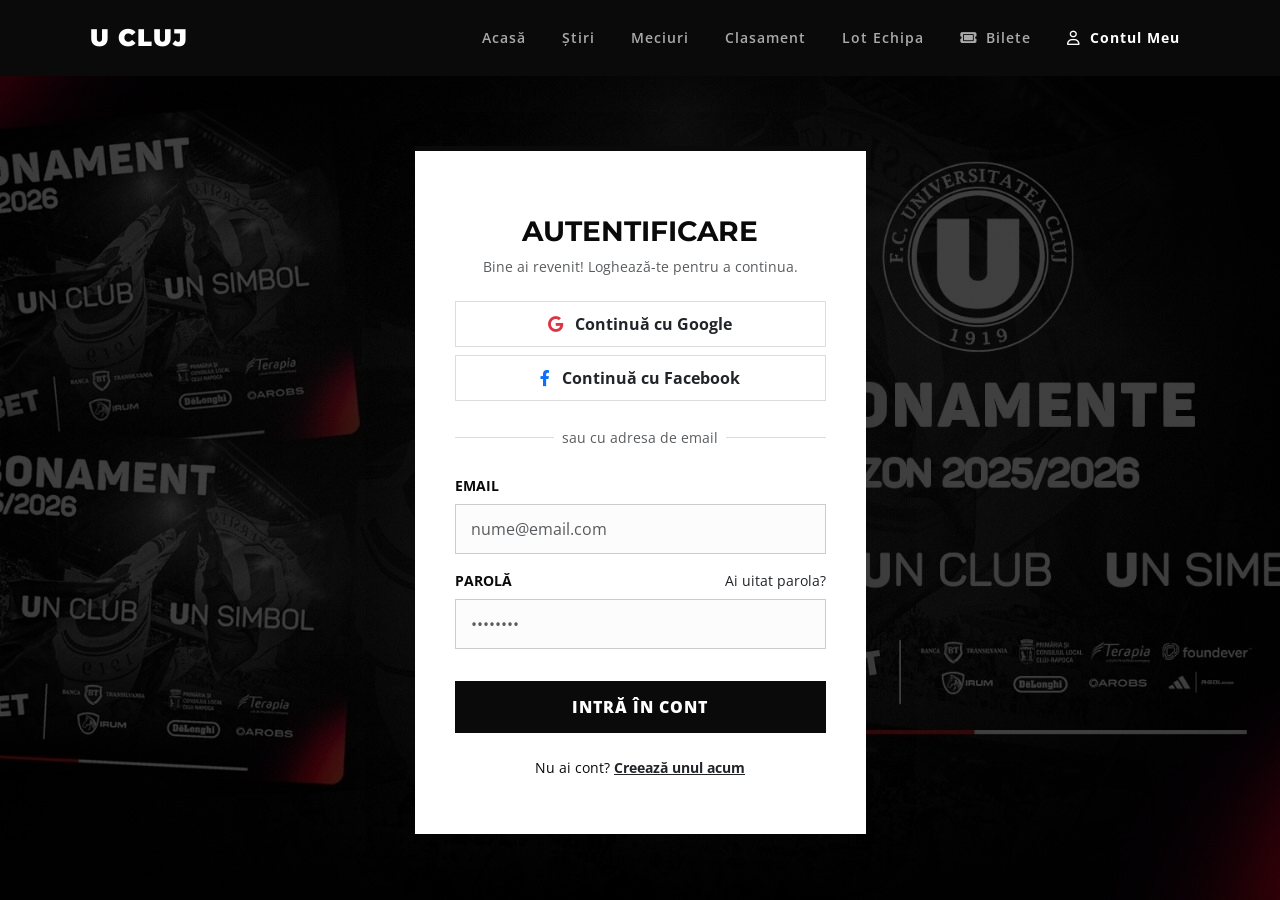
<file: profil.html>
<!DOCTYPE html>
<html lang="ro">
<head>
    <meta charset="UTF-8">
    <meta name="viewport" content="width=device-width, initial-scale=1.0">
    <title>Profilul Meu | U Cluj Handbal</title>
    <link href="https://fonts.googleapis.com/css2?family=Montserrat:wght@400;700;900&family=Open+Sans:wght@400;600&display=swap" rel="stylesheet">
    <link href="https://cdn.jsdelivr.net/npm/bootstrap@5.3.0/dist/css/bootstrap.min.css" rel="stylesheet">
    <link rel="stylesheet" href="https://cdnjs.cloudflare.com/ajax/libs/font-awesome/6.0.0/css/all.min.css">
    <link rel="stylesheet" href="./css/style.css">
</head>
<body class="bg-light">
    <nav class="navbar navbar-expand-lg fixed-top">
        <div class="container">
            <a class="navbar-brand" href="index.html">U CLUJ</a>
            <div class="collapse navbar-collapse">
                <ul class="navbar-nav ms-auto">
                    <li class="nav-item"><a class="nav-link" href="index.html">Acasă</a></li>
                    <li class="nav-item"><a class="nav-link" href="stiri.html">Știri</a></li>
                    <li class="nav-item"><a class="nav-link" href="meciuri.html">Meciuri</a></li>
                    <li class="nav-item"><a class="nav-link" href="clasament.html">Clasament</a></li>
                    <li class="nav-item"><a class="nav-link" href="lot.html">Lot Echipa</a></li>
                    <li class="nav-item"><a class="nav-link" href="bilete.html"><i class="fa-solid fa-ticket me-1"></i> Bilete</a></li>
                    <li class="nav-item"><a class="nav-link" href="contact.html">Contact</a></li>
                    <li class="nav-item"><a class="nav-link active fw-bold text-white" href="autentificare.html"><i class="fa-regular fa-user me-1"></i> Contul Meu</a></li>
                    <li class="nav-item"><a class="nav-link text-danger" href="#" onclick="logoutUser()">Deconectare</a></li>
                </ul>
            </div>
        </div>
    </nav>

    <div class="container" style="margin-top: 120px;">
        <div class="row">
            <div class="col-lg-3 mb-4">
                <div class="bg-white p-4 shadow-sm">
                    <div class="text-center mb-4">
                        <i class="fa-solid fa-user-circle fa-4x text-dark"></i>
                        <h5 class="fw-bold mt-2" id="salutNume">Salut!</h5>
                    </div>
                    <div class="nav flex-column nav-pills profile-nav">
                        <button class="nav-link active text-start" data-bs-toggle="pill" data-bs-target="#date-personale">Date Personale</button>
                        <button class="nav-link text-start" data-bs-toggle="pill" data-bs-target="#securitate">Securitate</button>
                        <button class="nav-link text-start" data-bs-toggle="pill" data-bs-target="#bilete">Biletele Mele</button>
                        <button class="nav-link text-start" data-bs-toggle="pill" data-bs-target="#conturi">Conturi Asociate</button>
                        <button class="nav-link text-start text-danger" data-bs-toggle="pill" data-bs-target="#sterge-cont">Șterge Cont</button>
                    </div>
                </div>
            </div>

            <div class="col-lg-9">
                <div class="tab-content bg-white p-5 shadow-sm">
                    <div class="tab-pane fade show active" id="date-personale">
                        <h4 class="fw-bold mb-4">Setări Profil</h4>
                        <form id="profileForm">
                            <div class="row g-3">
                                <div class="col-md-6"><label class="small fw-bold">NUME</label><input type="text" id="profilNume" class="form-control"></div>
                                <div class="col-md-6"><label class="small fw-bold">PRENUME</label><input type="text" id="profilPrenume" class="form-control"></div>
                                <div class="col-md-6"><label class="small fw-bold">EMAIL</label><input type="email" id="profilEmail" class="form-control"></div>
                                <div class="col-md-6"><label class="small fw-bold">TELEFON</label><input type="text" id="profilTel" class="form-control" placeholder="07xx xxx xxx"></div>
                                <div class="col-md-6"><label class="small fw-bold">DATA NAȘTERII</label><input type="date" id="profilData" class="form-control"></div>
                                <div class="col-md-6">
                                    <label class="small fw-bold">SEX</label>
                                    <select class="form-select" id="profilSex">
                                        <option value="Masculin">Masculin</option>
                                        <option value="Feminin">Feminin</option>
                                    </select>
                                </div>
                                <div class="col-12"><button type="submit" class="btn btn-dark px-4 mt-3">Salvează Modificările</button></div>
                            </div>
                        </form>
                    </div>

                    <div class="tab-pane fade" id="securitate">
                    <h4 class="fw-bold mb-4">Securitate Cont</h4>
                    <form id="changePasswordForm">
                        <div class="mb-3">
                            <label class="small fw-bold">PAROLA CURENTĂ</label>
                            <input type="password" id="currentPass" class="form-control" placeholder="Introduceți parola actuală" required>
                        </div>
                        <div class="mb-3">
                            <label class="small fw-bold">PAROLA NOUĂ</label>
                            <input type="password" id="newPass" class="form-control" placeholder="Introduceți parola nouă" required>
                        </div>
                        <div class="mb-4">
                            <label class="small fw-bold">CONFIRMĂ PAROLA NOUĂ</label>
                            <input type="password" id="confirmPass" class="form-control" placeholder="Repetați parola nouă" required>
                        </div>
                        <button type="submit" class="btn btn-dark px-4 rounded-0 fw-bold">Actualizează Parola</button>
                    </form>
                </div>

                    <div class="tab-pane fade" id="bilete">
                        <h4 class="fw-bold mb-4">Biletele Mele</h4>
                        <div id="bilete-container"><p class="text-muted">Nu ai bilete achiziționate.</p></div>
                    </div>

                    <div class="tab-pane fade" id="conturi">
                        <h4 class="fw-bold mb-4">Conturi Asociate</h4>
                        <p class="small text-muted">Conturi conectate pentru autentificare rapidă.</p>
                        <div class="border p-3 d-flex justify-content-between align-items-center mb-3">
                            <span><i class="fa-brands fa-google me-2"></i> Google</span>
                            <button class="btn btn-outline-dark btn-sm">Conectează</button>
                        </div>
                    </div>

                    <div class="tab-pane fade" id="sterge-cont">
                        <h4 class="fw-bold text-danger">Ștergere Cont</h4>
                        <p>Atenție! Această acțiune este definitivă.</p>
                        <button class="btn btn-danger" onclick="deleteAccount()">Șterge definitiv contul</button>
                    </div>
                </div>
            </div>
        </div>
    </div>
    <script src="https://cdn.jsdelivr.net/npm/bootstrap@5.3.0/dist/js/bootstrap.bundle.min.js"></script>
    <script src="./js/main.js"></script>
</body>
</html>
</file>
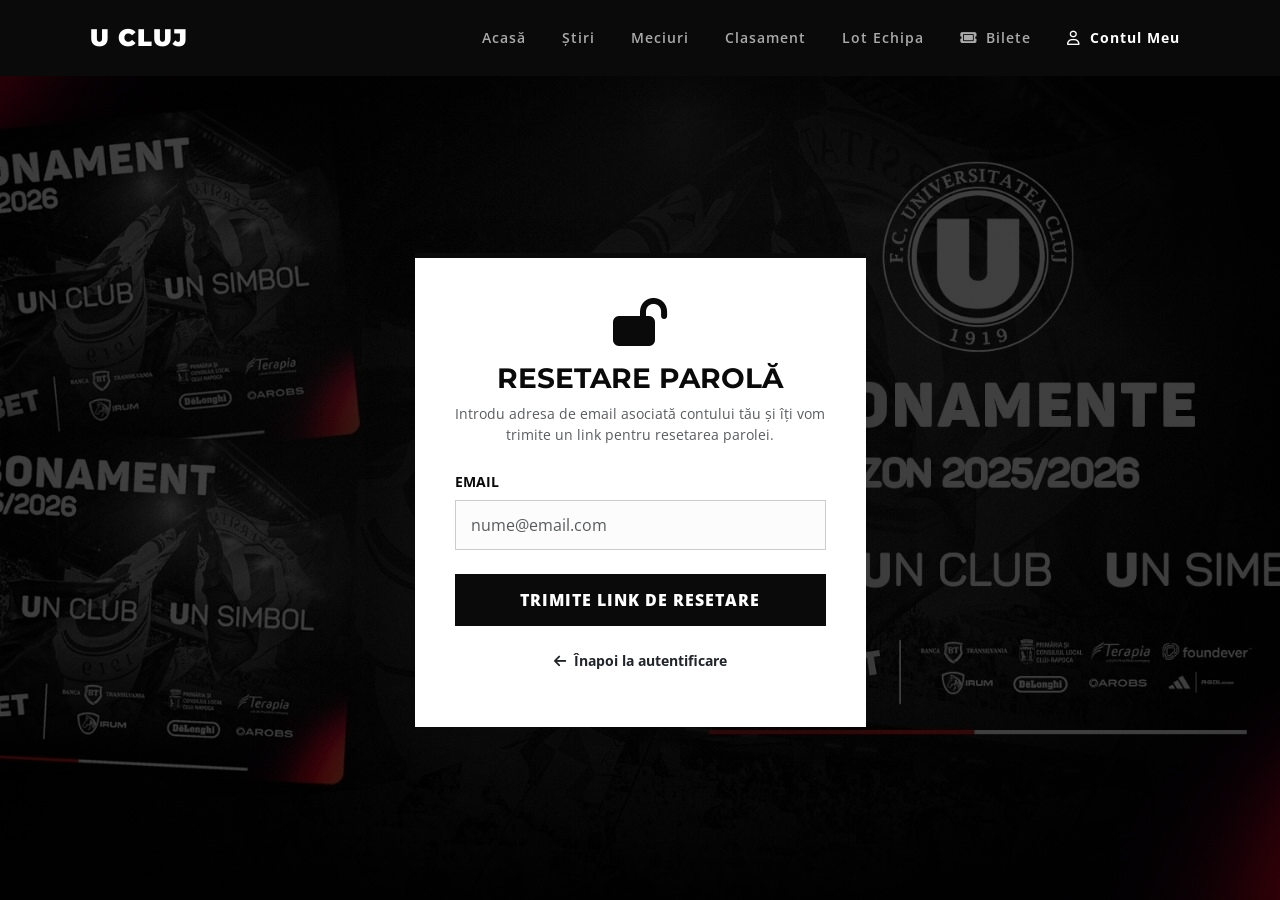
<file: resetare-parola.html>
<!DOCTYPE html>
<html lang="ro">
<head>
    <meta charset="UTF-8">
    <meta name="viewport" content="width=device-width, initial-scale=1.0">
    <title>Resetare Parolă | U Cluj Handbal</title>
    
    <link href="https://fonts.googleapis.com/css2?family=Montserrat:wght@400;700;900&family=Open+Sans:wght@400;600&display=swap" rel="stylesheet">
    <link href="https://cdn.jsdelivr.net/npm/bootstrap@5.3.0/dist/css/bootstrap.min.css" rel="stylesheet">
    <link rel="stylesheet" href="https://cdnjs.cloudflare.com/ajax/libs/font-awesome/6.0.0/css/all.min.css">
    <link href="https://unpkg.com/aos@2.3.1/dist/aos.css" rel="stylesheet">

    <link rel="stylesheet" href="./css/style.css">
</head>
<body>

    <nav class="navbar navbar-expand-lg fixed-top">
        <div class="container">
            <a class="navbar-brand" href="index.html"><i class="fa-solid fa-shield-halved me-2"></i>U CLUJ</a>
            <button class="navbar-toggler" type="button" data-bs-toggle="collapse" data-bs-target="#navbarNav">
                <i class="fa-solid fa-bars text-white"></i>
            </button>
            <div class="collapse navbar-collapse" id="navbarNav">
                <ul class="navbar-nav ms-auto" id="mainMenu">
                    <li class="nav-item"><a class="nav-link" href="index.html">Acasă</a></li>
                    <li class="nav-item"><a class="nav-link" href="stiri.html">Știri</a></li>
                    <li class="nav-item"><a class="nav-link" href="meciuri.html">Meciuri</a></li>
                    <li class="nav-item"><a class="nav-link" href="clasament.html">Clasament</a></li>
                    <li class="nav-item"><a class="nav-link" href="lot.html">Lot Echipa</a></li>
                    <li class="nav-item"><a class="nav-link" href="bilete.html"><i class="fa-solid fa-ticket me-1"></i> Bilete</a></li>
                    <li class="nav-item">
                        <a class="nav-link active fw-bold text-white" href="autentificare.html" id="authLinkBtn">
                            <i class="fa-regular fa-user me-1"></i> Contul Meu
                        </a>
                    </li>
                </ul>
            </div>
        </div>
    </nav>

    <section class="auth-section">
        <div class="auth-overlay"></div>
        <div class="container position-relative" style="z-index: 2;">
            <div class="row justify-content-center align-items-center" style="min-height: 100vh; padding-top: 80px;">
                <div class="col-md-8 col-lg-5" data-aos="zoom-in" data-aos-duration="600">
                    
                    <div class="auth-card shadow-lg">
                        
                        <div class="text-center mb-4">
                            <i class="fa-solid fa-lock-open fa-3x mb-3" style="color: var(--u-black);"></i>
                            <h3 class="fw-bold text-uppercase">Resetare Parolă</h3>
                            <p class="text-muted small">Introdu adresa de email asociată contului tău și îți vom trimite un link pentru resetarea parolei.</p>
                        </div>

                        <form id="resetForm">
                            <div class="mb-3">
                                <label class="form-label small fw-bold text-uppercase">Email</label>
                                <input type="email" id="resetEmail" class="form-control auth-input" placeholder="nume@email.com" required>
                            </div>
                            
                            <button type="submit" class="btn btn-auth w-100 mt-2">Trimite link de resetare</button>
                            
                            <p class="text-center mt-4 small">
                                <a href="autentificare.html" class="text-dark fw-bold text-decoration-none">
                                    <i class="fa-solid fa-arrow-left me-1"></i> Înapoi la autentificare
                                </a>
                            </p>
                        </form>

                    </div>
                </div>
            </div>
        </div>
    </section>

    <script src="https://cdn.jsdelivr.net/npm/bootstrap@5.3.0/dist/js/bootstrap.bundle.min.js"></script>
    <script src="https://unpkg.com/aos@2.3.1/dist/aos.js"></script>
    <script src="./js/main.js"></script>
    
    <script>
        // Opțional: Gestionează trimiterea formularului de resetare
        document.getElementById('resetForm').addEventListener('submit', function(e) {
            e.preventDefault();
            const email = document.getElementById('resetEmail').value;
            alert('Un email de resetare a fost trimis către: ' + email);
            // Aici poți adăuga logica de trimitere către backend
        });
    </script>
</body>
</html>
</file>
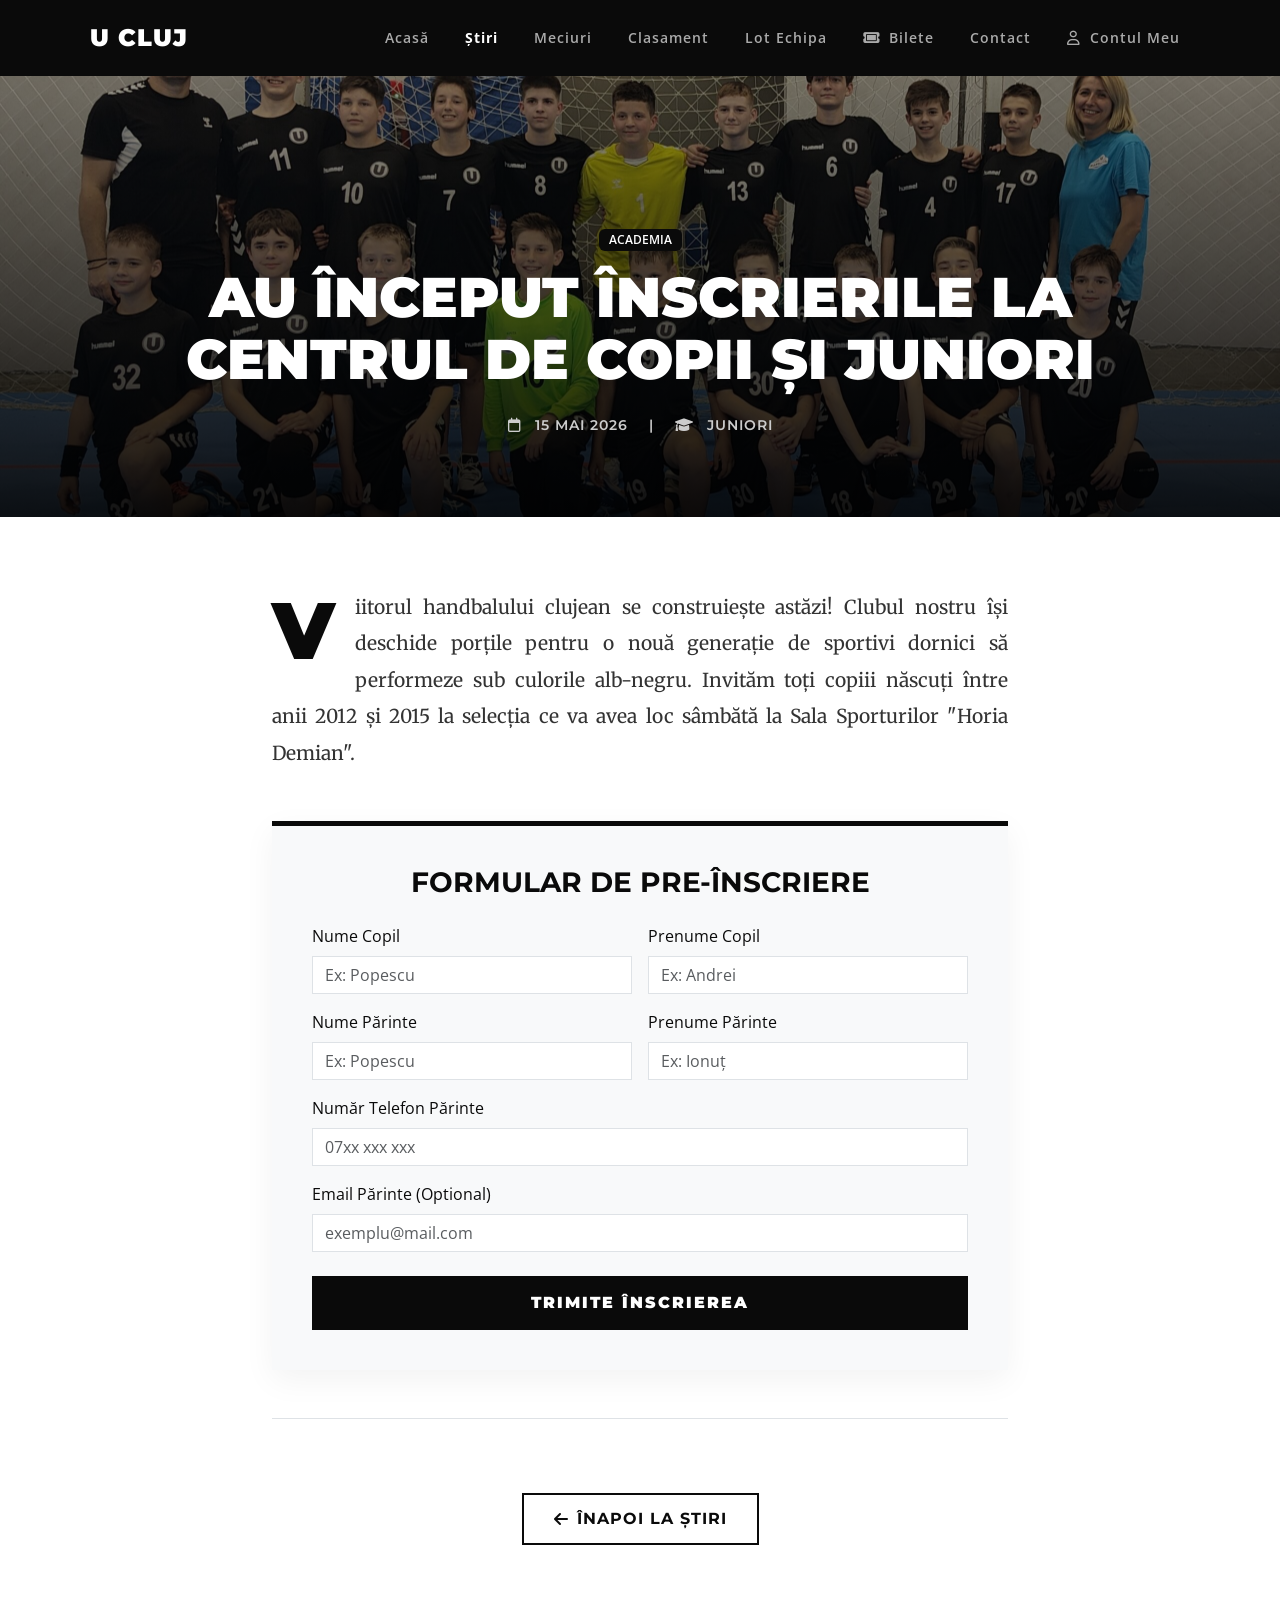
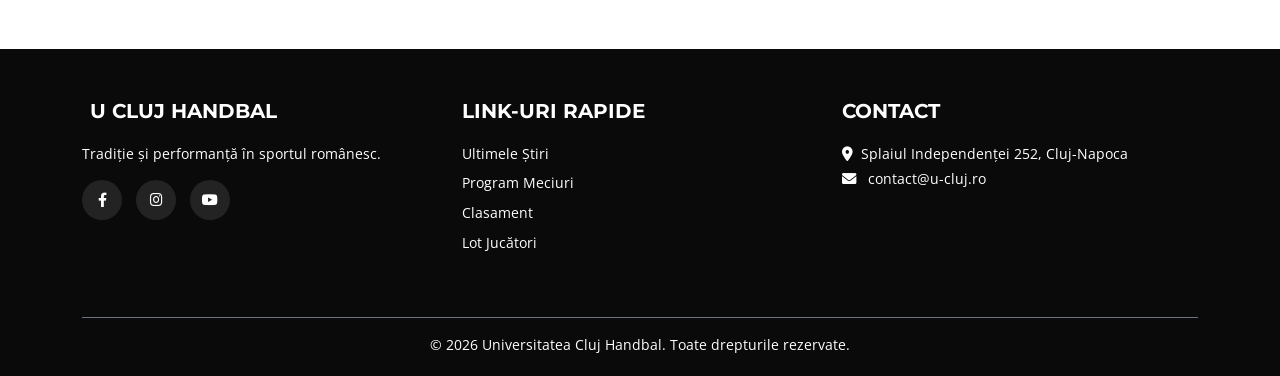
<file: stire-juniori.html>
<!DOCTYPE html>
<html lang="ro">
<head>
    <meta charset="UTF-8">
    <meta name="viewport" content="width=device-width, initial-scale=1.0">
    <title>Înscrieri Academia | U Cluj Handbal</title>
    
    <!-- Fonturi și Framework-uri externe -->
    <link href="https://fonts.googleapis.com/css2?family=Montserrat:wght@400;700;900&family=Open+Sans:wght@400;600;700&family=Merriweather:ital,wght@0,300;0,700;1,300&display=swap" rel="stylesheet">
    <link href="https://cdn.jsdelivr.net/npm/bootstrap@5.3.0/dist/css/bootstrap.min.css" rel="stylesheet">
    <link rel="stylesheet" href="https://cdnjs.cloudflare.com/ajax/libs/font-awesome/6.0.0/css/all.min.css">
    <link href="https://unpkg.com/aos@2.3.1/dist/aos.css" rel="stylesheet">

    <!-- CSS Extern -->
    <link rel="stylesheet" href="./css/style.css">
</head>
<body class="bg-white">

    <nav class="navbar navbar-expand-lg fixed-top">
        <div class="container">
            <a class="navbar-brand" href="index.html"><i class="fa-solid fa-shield-halved me-2"></i>U CLUJ</a>
            <button class="navbar-toggler" type="button" data-bs-toggle="collapse" data-bs-target="#navbarNav">
                <i class="fa-solid fa-bars text-white"></i>
            </button>
            <div class="collapse navbar-collapse" id="navbarNav">
                <ul class="navbar-nav ms-auto">
                    <li class="nav-item"><a class="nav-link" href="index.html">Acasă</a></li>
                    <li class="nav-item"><a class="nav-link active fw-bold text-white" href="stiri.html">Știri</a></li>
                    <li class="nav-item"><a class="nav-link" href="meciuri.html">Meciuri</a></li>
                    <li class="nav-item"><a class="nav-link" href="clasament.html">Clasament</a></li>
                    <li class="nav-item"><a class="nav-link" href="lot.html">Lot Echipa</a></li>
                    <li class="nav-item"><a class="nav-link" href="bilete.html"><i class="fa-solid fa-ticket me-1"></i> Bilete</a></li>
                    <li class="nav-item"><a class="nav-link" href="contact.html">Contact</a></li>
                    <li class="nav-item"><a class="nav-link" href="autentificare.html"><i class="fa-regular fa-user me-1"></i> Contul Meu</a></li>
                </ul>
            </div>
        </div>
    </nav>

    <!-- Adăugăm clasa specifică 'stire-bg-2' pentru imaginea de fundal -->
    <header class="article-header stire-bg-2">
        <div class="container text-center" data-aos="fade-up">
            <span class="badge badge-u mb-3">Academia</span>
            <h1 class="article-title">Au început înscrierile la centrul de copii și juniori</h1>
            <div class="article-meta">
                <span><i class="fa-regular fa-calendar me-2"></i> 15 Mai 2026</span>
                <span class="mx-3">|</span>
                <span><i class="fa-solid fa-graduation-cap me-2"></i> Juniori</span>
            </div>
        </div>
    </header>

    <main class="container my-5 py-4">
        <article class="row justify-content-center">
            <div class="col-lg-8" data-aos="fade-up">
                
                <div class="article-content">
                    <p>Viitorul handbalului clujean se construiește astăzi! Clubul nostru își deschide porțile pentru o nouă generație de sportivi dornici să performeze sub culorile alb-negru. Invităm toți copiii născuți între anii 2012 și 2015 la selecția ce va avea loc sâmbătă la Sala Sporturilor "Horia Demian".</p>
                </div>

                <div class="registration-box" id="form-container">
                    <h3 class="fw-bold mb-4 text-center">Formular de Pre-înscriere</h3>
                    <form id="junior-form">
                        <div class="row g-3">
                            <div class="col-md-6">
                                <label class="form-label">Nume Copil</label>
                                <input type="text" class="form-control" placeholder="Ex: Popescu" required>
                            </div>
                            <div class="col-md-6">
                                <label class="form-label">Prenume Copil</label>
                                <input type="text" class="form-control" placeholder="Ex: Andrei" required>
                            </div>
                            <div class="col-md-6">
                                <label class="form-label">Nume Părinte</label>
                                <input type="text" class="form-control" placeholder="Ex: Popescu" required>
                            </div>
                            <div class="col-md-6">
                                <label class="form-label">Prenume Părinte</label>
                                <input type="text" class="form-control" placeholder="Ex: Ionuț" required>
                            </div>
                            <div class="col-md-12">
                                <label class="form-label">Număr Telefon Părinte</label>
                                <input type="tel" class="form-control" id="phoneInput" placeholder="07xx xxx xxx" inputmode="numeric" maxlength="10" pattern="[0-9]{10}" title="Introduceți 10 cifre" required>
                            </div>
                            <div class="col-md-12">
                                <label class="form-label">Email Părinte (Optional)</label>
                                <input type="email" class="form-control" placeholder="exemplu@mail.com">
                            </div>
                            <div class="col-12 mt-4">
                                <button type="submit" class="btn-submit">Trimite Înscrierea</button>
                            </div>
                        </div>
                    </form>
                </div>

                <div id="success-message" class="mt-5" data-aos="zoom-in">
                    <div class="success-box">
                        <i class="fa-solid fa-circle-check fa-3x mb-3"></i>
                        <h3 class="fw-bold">Înscriere Trimisă cu Succes!</h3>
                        <p class="mb-0">Vă mulțumim pentru interes. Un reprezentant al clubului vă va contacta în curând.</p>
                    </div>
                </div>

                <div class="text-center mt-5 pt-4 border-top">
                    <a href="stiri.html" class="btn-back"><i class="fa-solid fa-arrow-left me-2"></i> Înapoi la Știri</a>
                </div>

            </div>
        </article>
    </main>

    <footer>
        <div class="container">
            <div class="row">
                <div class="col-lg-4 mb-4">
                    <h5 class="fw-bold"><i class="fa-solid fa-shield-halved me-2"></i>U CLUJ HANDBAL</h5>
                    <p>Tradiție și performanță în sportul românesc.</p>
                    <div class="social-links mt-3">
                        <a href="#"><i class="fa-brands fa-facebook-f"></i></a>
                        <a href="#"><i class="fa-brands fa-instagram"></i></a>
                        <a href="#"><i class="fa-brands fa-youtube"></i></a>
                    </div>
                </div>
                <div class="col-lg-4 mb-4">
                    <h5 class="fw-bold">Link-uri Rapide</h5>
                    <ul class="list-unstyled">
                        <li class="mb-2"><a href="stiri.html">Ultimele Știri</a></li>
                        <li class="mb-2"><a href="meciuri.html">Program Meciuri</a></li>
                        <li class="mb-2"><a href="clasament.html">Clasament</a></li>
                        <li class="mb-2"><a href="lot.html">Lot Jucători</a></li>
                    </ul>
                </div>
                <div class="col-lg-4 mb-4">
                    <h5 class="fw-bold">Contact</h5>
                    <p class="mb-1"><i class="fa-solid fa-location-dot me-2"></i>Splaiul Independenței 252, Cluj-Napoca</p>
                    <p class="mb-1"><i class="fa-solid fa-envelope me-2"></i> contact@u-cluj.ro</p>
                </div>
            </div>
            <div class="border-top border-secondary mt-4 pt-3 text-center">
                <p class="mb-0">© 2026 Universitatea Cluj Handbal. Toate drepturile rezervate.</p>
            </div>
        </div>
    </footer>


    <!-- Scripturi Framework-uri -->
    <script src="https://cdn.jsdelivr.net/npm/bootstrap@5.3.0/dist/js/bootstrap.bundle.min.js"></script>
    <script src="https://unpkg.com/aos@2.3.1/dist/aos.js"></script>
    
    <!-- Conectare JS Extern -->
    <script src="./js/main.js"></script>
</body>
</html>
</file>
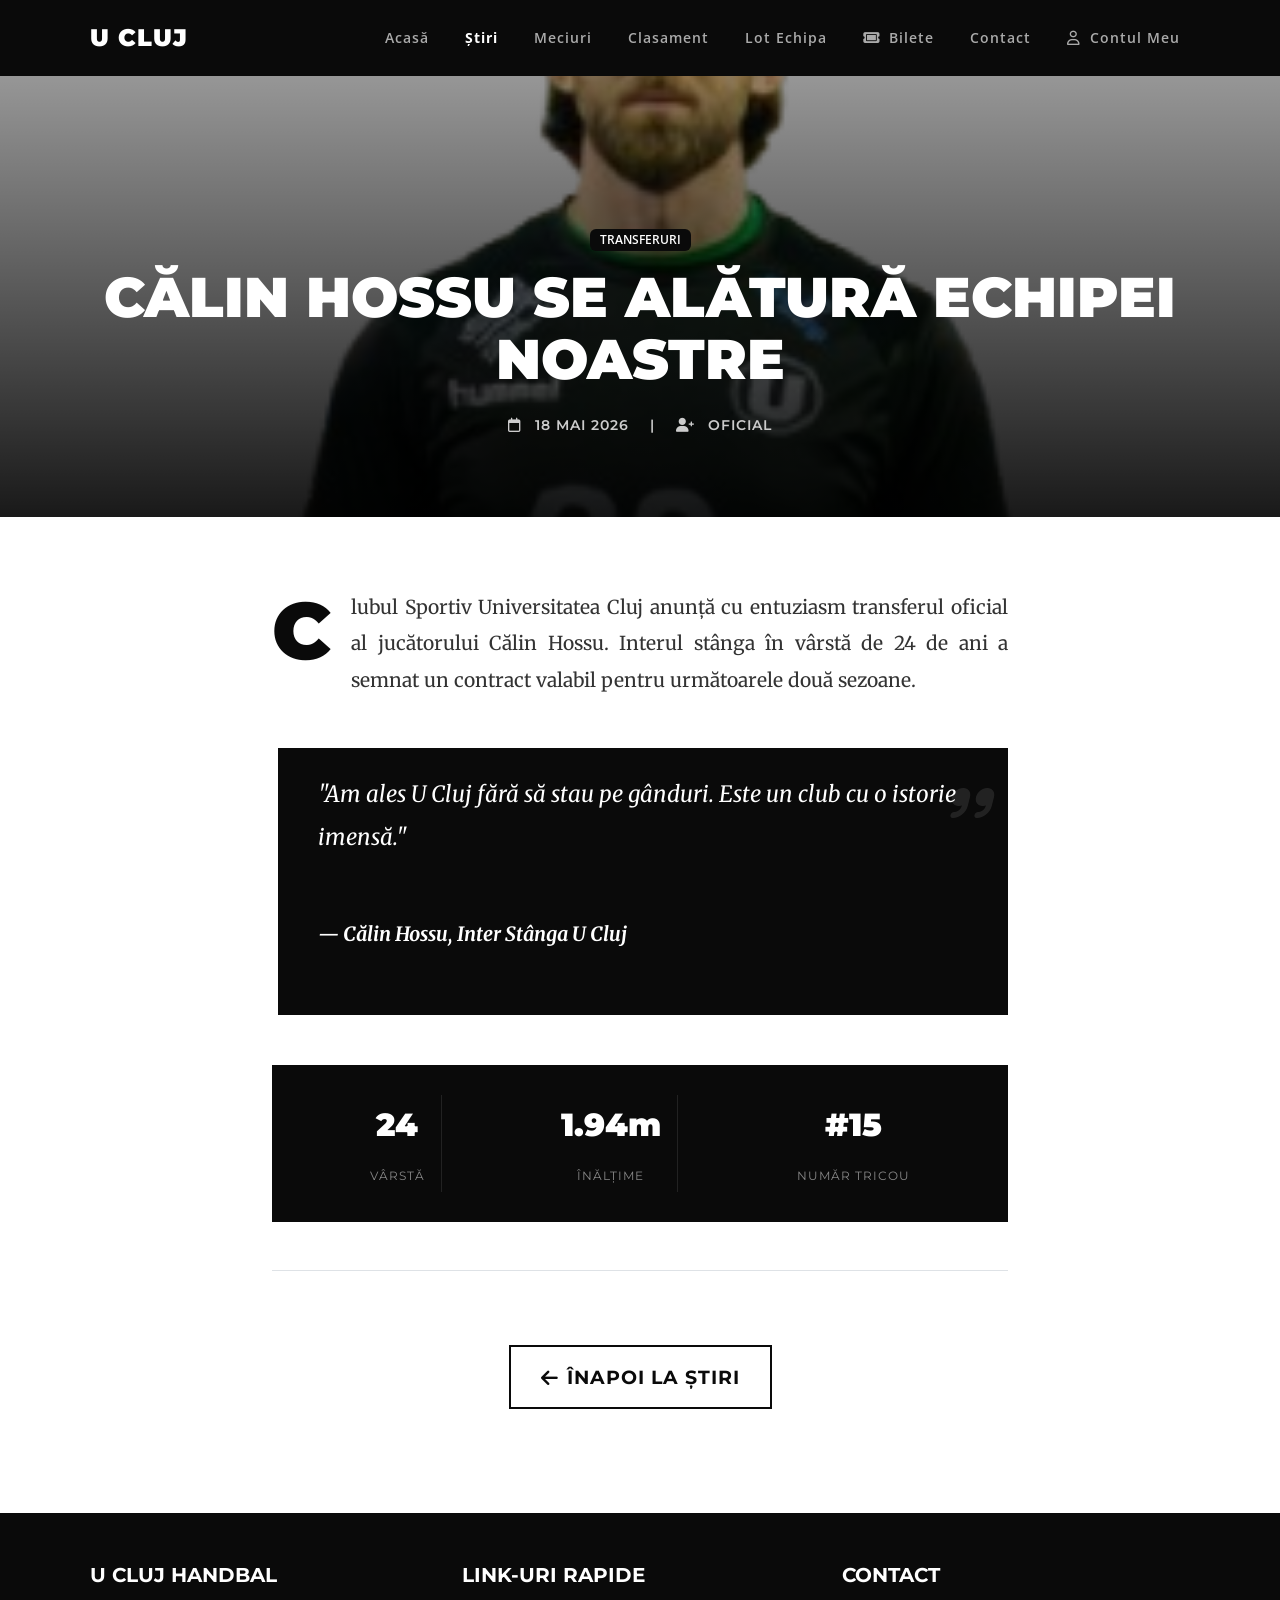
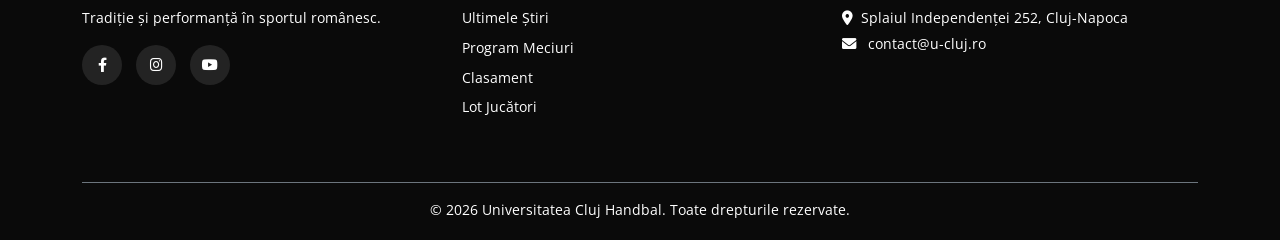
<file: stire-transfer.html>
<!DOCTYPE html>
<html lang="ro">
<head>
    <meta charset="UTF-8">
    <meta name="viewport" content="width=device-width, initial-scale=1.0">
    <title>Transfer: Călin Hossu | U Cluj Handbal</title>
    
    <!-- Fonturi și Framework-uri -->
    <link href="https://fonts.googleapis.com/css2?family=Montserrat:wght@400;700;900&family=Open+Sans:wght@400;600;700&family=Merriweather:ital,wght@0,300;0,700;1,300&display=swap" rel="stylesheet">
    <link href="https://cdn.jsdelivr.net/npm/bootstrap@5.3.0/dist/css/bootstrap.min.css" rel="stylesheet">
    <link rel="stylesheet" href="https://cdnjs.cloudflare.com/ajax/libs/font-awesome/6.0.0/css/all.min.css">
    <link href="https://unpkg.com/aos@2.3.1/dist/aos.css" rel="stylesheet">

    <!-- CSS Extern -->
    <link rel="stylesheet" href="./css/style.css">
</head>
<body class="bg-white">

    <nav class="navbar navbar-expand-lg fixed-top">
        <div class="container">
            <a class="navbar-brand" href="index.html"><i class="fa-solid fa-shield-halved me-2"></i>U CLUJ</a>
            <button class="navbar-toggler" type="button" data-bs-toggle="collapse" data-bs-target="#navbarNav">
                <i class="fa-solid fa-bars text-white"></i>
            </button>
            <div class="collapse navbar-collapse" id="navbarNav">
                <ul class="navbar-nav ms-auto">
                    <li class="nav-item"><a class="nav-link" href="index.html">Acasă</a></li>
                    <li class="nav-item"><a class="nav-link active fw-bold text-white" href="stiri.html">Știri</a></li>
                    <li class="nav-item"><a class="nav-link" href="meciuri.html">Meciuri</a></li>
                    <li class="nav-item"><a class="nav-link" href="clasament.html">Clasament</a></li>
                    <li class="nav-item"><a class="nav-link" href="lot.html">Lot Echipa</a></li>
                    <li class="nav-item"><a class="nav-link" href="bilete.html"><i class="fa-solid fa-ticket me-1"></i> Bilete</a></li>
                    <li class="nav-item"><a class="nav-link" href="contact.html">Contact</a></li>
                    <li class="nav-item"><a class="nav-link" href="autentificare.html"><i class="fa-regular fa-user me-1"></i> Contul Meu</a></li>
                </ul>
            </div>
        </div>
    </nav>

    <!-- Adăugăm clasa specifică 'stire-bg-3' pentru imaginea de fundal -->
    <header class="article-header stire-bg-3">
        <div class="container text-center" data-aos="fade-up">
            <span class="badge badge-u mb-3">Transferuri</span>
            <h1 class="article-title">Călin Hossu se alătură echipei noastre</h1>
            <div class="article-meta">
                <span><i class="fa-regular fa-calendar me-2"></i> 18 Mai 2026</span>
                <span class="mx-3">|</span>
                <span><i class="fa-solid fa-user-plus me-2"></i> Oficial</span>
            </div>
        </div>
    </header>

    <main class="container my-5 py-4">
        <article class="row justify-content-center">
            <div class="col-lg-8 article-content" data-aos="fade-up" data-aos-delay="200">
                <p>Clubul Sportiv Universitatea Cluj anunță cu entuziasm transferul oficial al jucătorului Călin Hossu. Interul stânga în vârstă de 24 de ani a semnat un contract valabil pentru următoarele două sezoane.</p>

                <div class="u-highlight">
                    "Am ales U Cluj fără să stau pe gânduri. Este un club cu o istorie imensă."
                    <footer class="blockquote-footer mt-2 fw-bold text-white">Călin Hossu, Inter Stânga U Cluj</footer>
                </div>

                <div class="player-stats d-flex justify-content-around">
                    <div class="stat-item px-3"><span class="stat-value">24</span><span class="stat-label">Vârstă</span></div>
                    <div class="stat-item px-3"><span class="stat-value">1.94m</span><span class="stat-label">Înălțime</span></div>
                    <div class="stat-item px-3"><span class="stat-value">#15</span><span class="stat-label">Număr Tricou</span></div>
                </div>

                <div class="text-center mt-5 pt-4 border-top">
                    <a href="stiri.html" class="btn-back"><i class="fa-solid fa-arrow-left me-2"></i> Înapoi la Știri</a>
                </div>
            </div>
        </article>
    </main>

    <footer>
        <div class="container">
            <div class="row">
                <div class="col-lg-4 mb-4">
                    <h5 class="fw-bold"><i class="fa-solid fa-shield-halved me-2"></i>U CLUJ HANDBAL</h5>
                    <p>Tradiție și performanță în sportul românesc.</p>
                    <div class="social-links mt-3">
                        <a href="#"><i class="fa-brands fa-facebook-f"></i></a>
                        <a href="#"><i class="fa-brands fa-instagram"></i></a>
                        <a href="#"><i class="fa-brands fa-youtube"></i></a>
                    </div>
                </div>
                <div class="col-lg-4 mb-4">
                    <h5 class="fw-bold">Link-uri Rapide</h5>
                    <ul class="list-unstyled">
                        <li class="mb-2"><a href="stiri.html">Ultimele Știri</a></li>
                        <li class="mb-2"><a href="meciuri.html">Program Meciuri</a></li>
                        <li class="mb-2"><a href="clasament.html">Clasament</a></li>
                        <li class="mb-2"><a href="lot.html">Lot Jucători</a></li>
                    </ul>
                </div>
                <div class="col-lg-4 mb-4">
                    <h5 class="fw-bold">Contact</h5>
                    <p class="mb-1"><i class="fa-solid fa-location-dot me-2"></i>Splaiul Independenței 252, Cluj-Napoca</p>
                    <p class="mb-1"><i class="fa-solid fa-envelope me-2"></i> contact@u-cluj.ro</p>
                </div>
            </div>
            <div class="border-top border-secondary mt-4 pt-3 text-center">
                <p class="mb-0">© 2026 Universitatea Cluj Handbal. Toate drepturile rezervate.</p>
            </div>
        </div>
    </footer>


    <!-- Scripturi Framework-uri -->
    <script src="https://cdn.jsdelivr.net/npm/bootstrap@5.3.0/dist/js/bootstrap.bundle.min.js"></script>
    <script src="https://unpkg.com/aos@2.3.1/dist/aos.js"></script>
    
    <!-- Conectare JS Extern -->
    <script src="./js/main.js"></script>
</body>
</html>
</file>
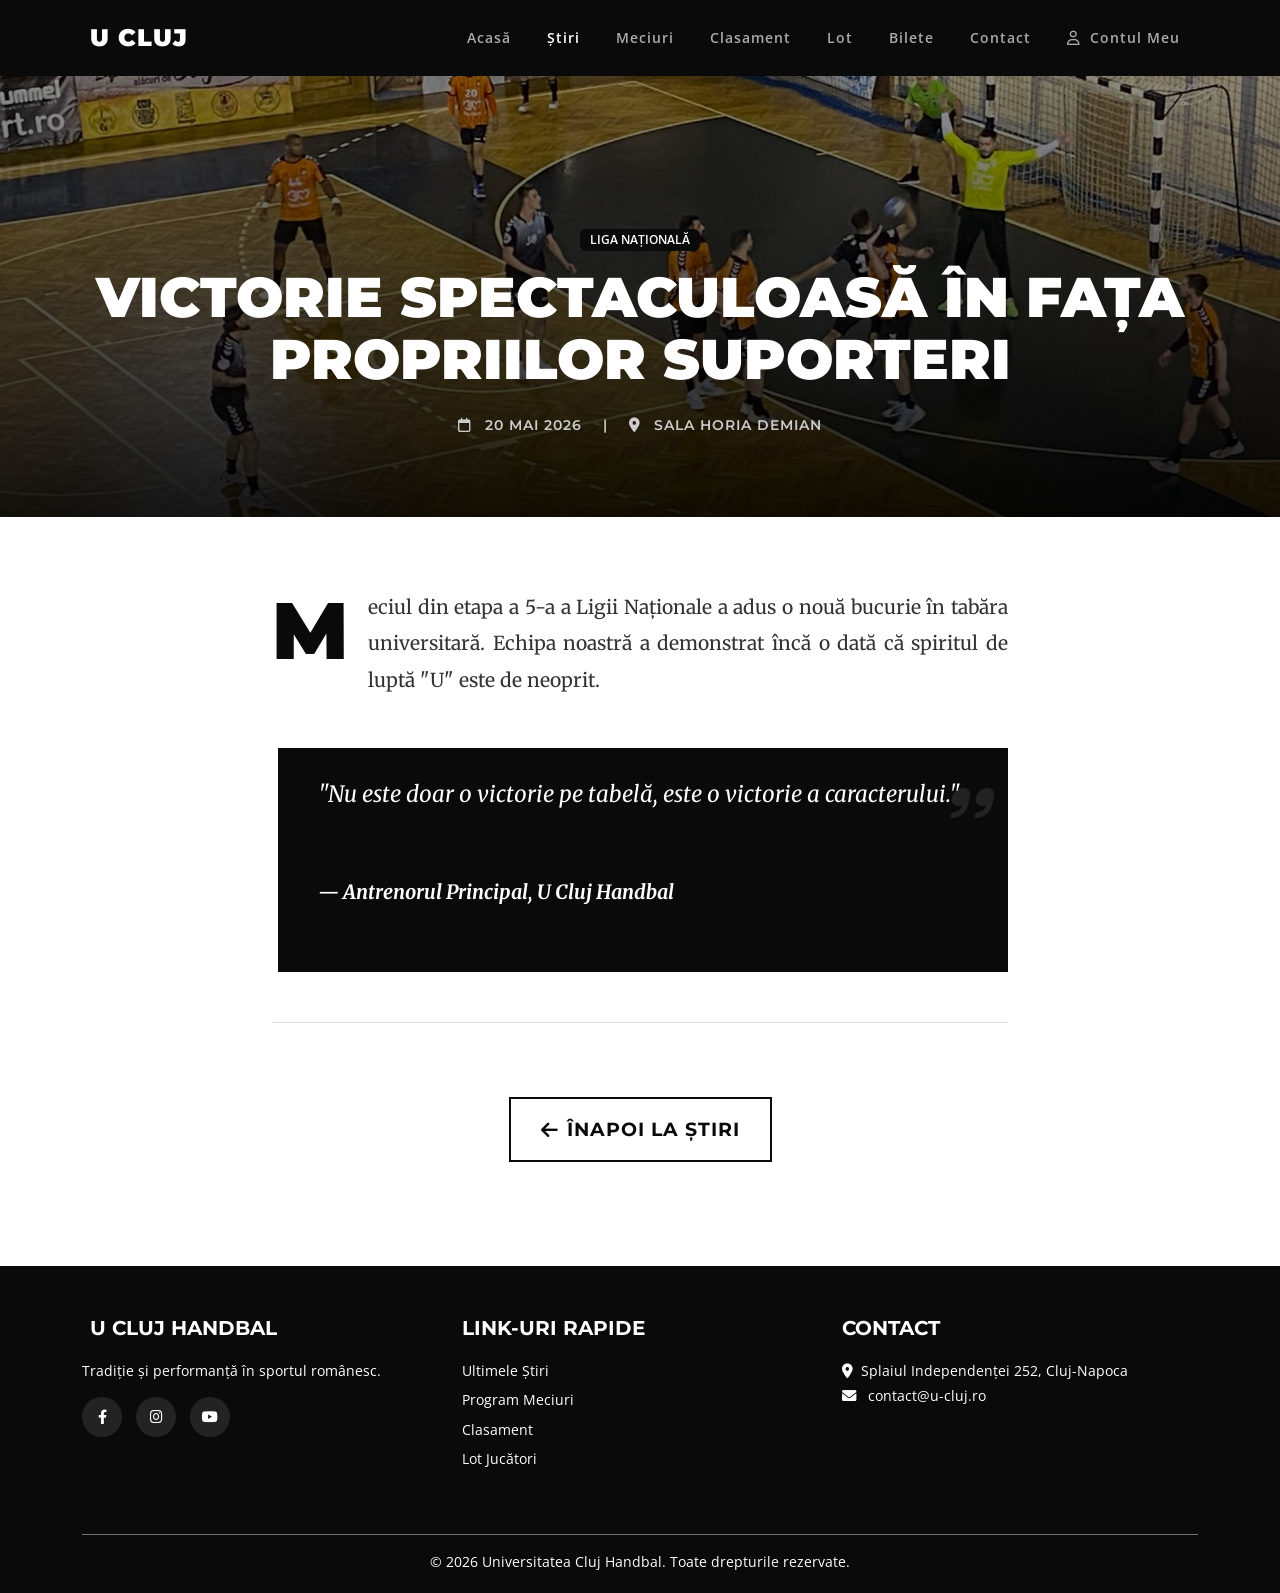
<file: stire-victorie.html>
<!DOCTYPE html>
<html lang="ro">
<head>
    <meta charset="UTF-8">
    <meta name="viewport" content="width=device-width, initial-scale=1.0">
    <title>Victorie Spectaculoasă | U Cluj Handbal</title>
    
    <!-- Fonturi și Framework-uri -->
    <link href="https://fonts.googleapis.com/css2?family=Montserrat:wght@400;700;900&family=Open+Sans:wght@400;600;700&family=Merriweather:ital,wght@0,300;0,700;1,300&display=swap" rel="stylesheet">
    <link href="https://cdn.jsdelivr.net/npm/bootstrap@5.3.0/dist/css/bootstrap.min.css" rel="stylesheet">
    <link rel="stylesheet" href="https://cdnjs.cloudflare.com/ajax/libs/font-awesome/6.0.0/css/all.min.css">
    <link href="https://unpkg.com/aos@2.3.1/dist/aos.css" rel="stylesheet">

    <!-- CSS Extern -->
    <link rel="stylesheet" href="./css/style.css">
</head>
<body class="bg-white">
    <nav class="navbar navbar-expand-lg fixed-top">
        <div class="container">
            <a class="navbar-brand" href="index.html"><i class="fa-solid fa-shield-halved me-2"></i>U CLUJ</a>
            <div class="collapse navbar-collapse" id="navbarNav">
                <ul class="navbar-nav ms-auto">
                    <li class="nav-item"><a class="nav-link" href="index.html">Acasă</a></li>
                    <li class="nav-item"><a class="nav-link active" href="stiri.html">Știri</a></li>
                    <li class="nav-item"><a class="nav-link" href="meciuri.html">Meciuri</a></li>
                    <li class="nav-item"><a class="nav-link" href="clasament.html">Clasament</a></li>
                    <li class="nav-item"><a class="nav-link" href="lot.html">Lot</a></li>
                    <li class="nav-item"><a class="nav-link" href="bilete.html">Bilete</a></li>
                    <li class="nav-item"><a class="nav-link" href="contact.html">Contact</a></li>
                    <li class="nav-item"><a class="nav-link" href="autentificare.html"><i class="fa-regular fa-user me-1"></i> Contul Meu</a></li>
                </ul>
            </div>
        </div>
    </nav>

    <!-- Adăugăm clasa specifică 'stire-bg-4' pentru noua imagine de fundal -->
    <header class="article-header stire-bg-4">
        <div class="container text-center" data-aos="fade-up">
            <span class="badge badge-u mb-3">Liga Națională</span>
            <h1 class="article-title">Victorie spectaculoasă în fața propriilor suporteri</h1>
            <div class="article-meta">
                <span><i class="fa-regular fa-calendar me-2"></i> 20 Mai 2026</span>
                <span class="mx-3">|</span>
                <span><i class="fa-solid fa-location-dot me-2"></i> Sala Horia Demian</span>
            </div>
        </div>
    </header>

    <main class="container my-5 py-4">
        <article class="row justify-content-center">
            <div class="col-lg-8 article-content" data-aos="fade-up" data-aos-delay="200">
                <p>Meciul din etapa a 5-a a Ligii Naționale a adus o nouă bucurie în tabăra universitară. Echipa noastră a demonstrat încă o dată că spiritul de luptă "U" este de neoprit.</p>

                <div class="u-highlight">
                    "Nu este doar o victorie pe tabelă, este o victorie a caracterului."
                    <footer class="blockquote-footer mt-2 fw-bold text-white">Antrenorul Principal, U Cluj Handbal</footer>
                </div>

                <div class="text-center mt-5 pt-4 border-top">
                    <a href="stiri.html" class="btn-back"><i class="fa-solid fa-arrow-left me-2"></i> Înapoi la Știri</a>
                </div>
            </div>
        </article>
    </main>

   <footer>
        <div class="container">
            <div class="row">
                <div class="col-lg-4 mb-4">
                    <h5 class="fw-bold"><i class="fa-solid fa-shield-halved me-2"></i>U CLUJ HANDBAL</h5>
                    <p>Tradiție și performanță în sportul românesc.</p>
                    <div class="social-links mt-3">
                        <a href="#"><i class="fa-brands fa-facebook-f"></i></a>
                        <a href="#"><i class="fa-brands fa-instagram"></i></a>
                        <a href="#"><i class="fa-brands fa-youtube"></i></a>
                    </div>
                </div>
                <div class="col-lg-4 mb-4">
                    <h5 class="fw-bold">Link-uri Rapide</h5>
                    <ul class="list-unstyled">
                        <li class="mb-2"><a href="stiri.html">Ultimele Știri</a></li>
                        <li class="mb-2"><a href="meciuri.html">Program Meciuri</a></li>
                        <li class="mb-2"><a href="clasament.html">Clasament</a></li>
                        <li class="mb-2"><a href="lot.html">Lot Jucători</a></li>
                    </ul>
                </div>
                <div class="col-lg-4 mb-4">
                    <h5 class="fw-bold">Contact</h5>
                    <p class="mb-1"><i class="fa-solid fa-location-dot me-2"></i>Splaiul Independenței 252, Cluj-Napoca</p>
                    <p class="mb-1"><i class="fa-solid fa-envelope me-2"></i> contact@u-cluj.ro</p>
                </div>
            </div>
            <div class="border-top border-secondary mt-4 pt-3 text-center">
                <p class="mb-0">© 2026 Universitatea Cluj Handbal. Toate drepturile rezervate.</p>
            </div>
        </div>
    </footer>


    <!-- Scripturi Framework-uri -->
    <script src="https://cdn.jsdelivr.net/npm/bootstrap@5.3.0/dist/js/bootstrap.bundle.min.js"></script>
    <script src="https://unpkg.com/aos@2.3.1/dist/aos.js"></script>
    
    <!-- Conectare JS Extern -->
    <script src="./js/main.js"></script>
</body>
</html>
</file>
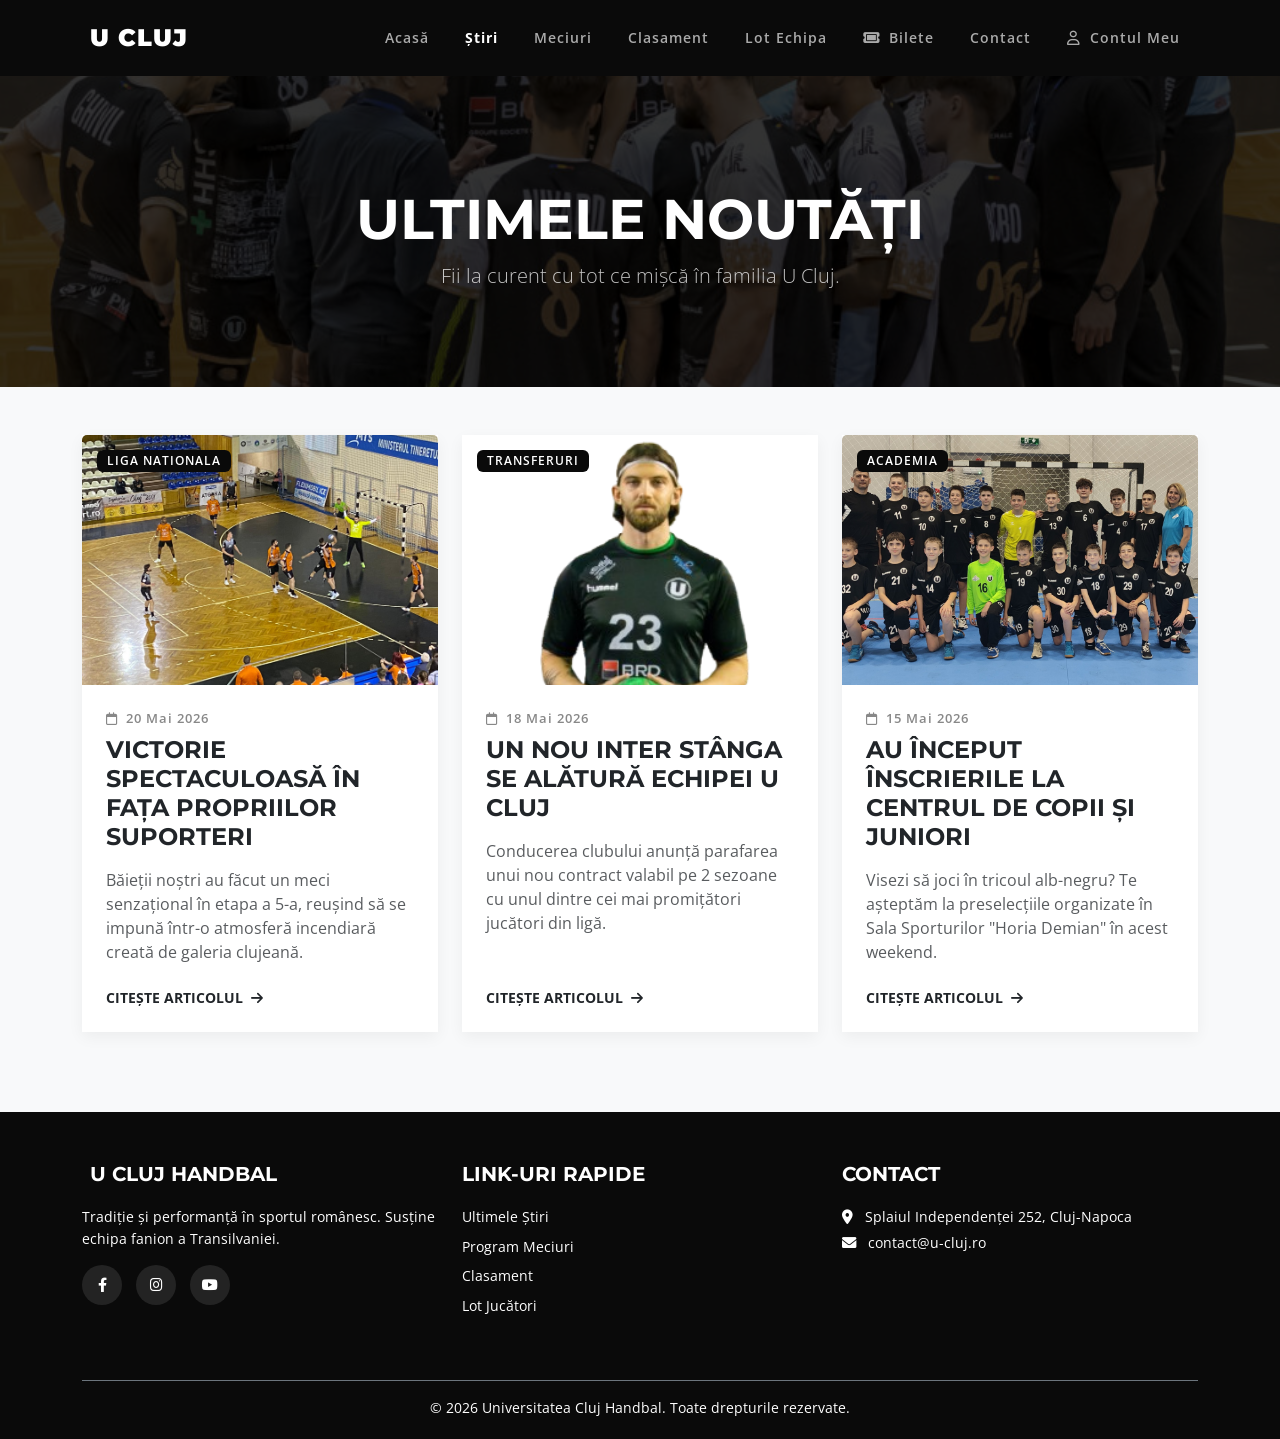
<file: stiri.html>
<!DOCTYPE html>
<html lang="ro">
<head>
    <meta charset="UTF-8">
    <meta name="viewport" content="width=device-width, initial-scale=1.0">
    <title>Știri | U Cluj Handbal</title>
    
    <!-- Fonturi și Framework-uri -->
    <link href="https://fonts.googleapis.com/css2?family=Montserrat:wght@400;700;900&family=Open+Sans:wght@400;600&display=swap" rel="stylesheet">
    <link href="https://cdn.jsdelivr.net/npm/bootstrap@5.3.0/dist/css/bootstrap.min.css" rel="stylesheet">
    <link rel="stylesheet" href="https://cdnjs.cloudflare.com/ajax/libs/font-awesome/6.0.0/css/all.min.css">
    <link href="https://unpkg.com/aos@2.3.1/dist/aos.css" rel="stylesheet">

    <!-- CSS Extern -->
    <link rel="stylesheet" href="./css/style.css">
</head>
<body>

    <nav class="navbar navbar-expand-lg fixed-top">
        <div class="container">
            <a class="navbar-brand" href="index.html"><i class="fa-solid fa-shield-halved me-2"></i>U CLUJ</a>
            <button class="navbar-toggler" type="button" data-bs-toggle="collapse" data-bs-target="#navbarNav">
                <i class="fa-solid fa-bars text-white"></i>
            </button>
            <div class="collapse navbar-collapse" id="navbarNav">
                <ul class="navbar-nav ms-auto">
                    <li class="nav-item"><a class="nav-link" href="index.html">Acasă</a></li>
                    <li class="nav-item"><a class="nav-link active fw-bold text-white" href="stiri.html">Știri</a></li>
                    <li class="nav-item"><a class="nav-link" href="meciuri.html">Meciuri</a></li>
                    <li class="nav-item"><a class="nav-link" href="clasament.html">Clasament</a></li>
                    <li class="nav-item"><a class="nav-link" href="lot.html">Lot Echipa</a></li>
                    <li class="nav-item"><a class="nav-link" href="bilete.html"><i class="fa-solid fa-ticket me-1"></i> Bilete</a></li>
                    <li class="nav-item"><a class="nav-link" href="contact.html">Contact</a></li>
                    <li class="nav-item"><a class="nav-link" href="autentificare.html"><i class="fa-regular fa-user me-1"></i> Contul Meu</a></li>
                </ul>
            </div>
        </div>
    </nav>

    <!-- Adăugată clasă specifică pentru bannerul de la știri -->
    <header class="page-header page-header-stiri">
        <div class="container" data-aos="zoom-in">
            <h1 class="display-4 fw-bold">Ultimele Noutăți</h1>
            <p class="lead opacity-75">Fii la curent cu tot ce mișcă în familia U Cluj.</p>
        </div>
    </header>

    <div class="container mt-5">
        <div class="row g-4">
            
            <div class="col-lg-4 col-md-6" data-aos="fade-up" data-aos-delay="100">
                <div class="card premium-card position-relative">
                    <div class="card-img-wrapper">
                        <span class="badge badge-u">Liga Nationala</span>
                        <img src="./imagini/handbal_masculin.png" class="card-img-top" alt="Stire 1">
                    </div>
                    <div class="card-body p-4 d-flex flex-column">
                        <span class="card-date mb-2"><i class="fa-regular fa-calendar me-1"></i> 20 Mai 2026</span>
                        <h4 class="card-title fw-bold mb-3">Victorie spectaculoasă în fața propriilor suporteri</h4>
                        <p class="card-text text-muted mb-4">Băieții noștri au făcut un meci senzațional în etapa a 5-a, reușind să se impună într-o atmosferă incendiară creată de galeria clujeană.</p>
                        
                        <a href="stire-victorie.html" class="stretched-link text-dark fw-bold text-decoration-none text-uppercase mt-auto" style="font-size: 0.85rem;">
                            Citește articolul <i class="fa-solid fa-arrow-right ms-1"></i>
                        </a>
                    </div>
                </div>
            </div>

            <div class="col-lg-4 col-md-6" data-aos="fade-up" data-aos-delay="200">
                <div class="card premium-card position-relative">
                    <div class="card-img-wrapper">
                        <span class="badge badge-u">Transferuri</span>
                        <img src="./imagini/calin_hossu.png" class="card-img-top" alt="Stire 2">
                    </div>
                    <div class="card-body p-4 d-flex flex-column">
                        <span class="card-date mb-2"><i class="fa-regular fa-calendar me-1"></i> 18 Mai 2026</span>
                        <h4 class="card-title fw-bold mb-3">Un nou inter stânga se alătură echipei U Cluj</h4>
                        <p class="card-text text-muted mb-4">Conducerea clubului anunță parafarea unui nou contract valabil pe 2 sezoane cu unul dintre cei mai promițători jucători din ligă.</p>
                        <a href="stire-transfer.html" class="stretched-link text-dark fw-bold text-decoration-none text-uppercase mt-auto" style="font-size: 0.85rem;">
                            Citește articolul <i class="fa-solid fa-arrow-right ms-1"></i>
                        </a>
                    </div>
                </div>
            </div>

            <div class="col-lg-4 col-md-6" data-aos="fade-up" data-aos-delay="300">
                <div class="card premium-card position-relative">
                    <div class="card-img-wrapper">
                        <span class="badge badge-u">Academia</span>
                        <img src="./imagini/u_cluj_copii.png" class="card-img-top" alt="Stire 3">
                    </div>
                    <div class="card-body p-4 d-flex flex-column">
                        <span class="card-date mb-2"><i class="fa-regular fa-calendar me-1"></i> 15 Mai 2026</span>
                        <h4 class="card-title fw-bold mb-3">Au început înscrierile la centrul de copii și juniori</h4>
                        <p class="card-text text-muted mb-4">Visezi să joci în tricoul alb-negru? Te așteptăm la preselecțiile organizate în Sala Sporturilor "Horia Demian" în acest weekend.</p>
                        <a href="stire-juniori.html" class="stretched-link text-dark fw-bold text-decoration-none text-uppercase mt-auto" style="font-size: 0.85rem;">
                            Citește articolul <i class="fa-solid fa-arrow-right ms-1"></i>
                        </a>
                    </div>
                </div>
            </div>

        </div>
    </div>

    <footer>
        <div class="container">
            <div class="row">
                <div class="col-lg-4 mb-4">
                    <h5 class="fw-bold"><i class="fa-solid fa-shield-halved me-2"></i>U CLUJ HANDBAL</h5>
                    <p>Tradiție și performanță în sportul românesc. Susține echipa fanion a Transilvaniei.</p>
                    <div class="social-links mt-3">
                        <a href="#"><i class="fa-brands fa-facebook-f"></i></a>
                        <a href="#"><i class="fa-brands fa-instagram"></i></a>
                        <a href="#"><i class="fa-brands fa-youtube"></i></a>
                    </div>
                </div>
                <div class="col-lg-4 mb-4">
                    <h5 class="fw-bold">Link-uri Rapide</h5>
                    <ul class="list-unstyled">
                        <li class="mb-2"><a href="stiri.html" class="text-decoration-none" style="color: inherit;">Ultimele Știri</a></li>
                        <li class="mb-2"><a href="meciuri.html" class="text-decoration-none" style="color: inherit;">Program Meciuri</a></li>
                        <li class="mb-2"><a href="clasament.html" class="text-decoration-none" style="color: inherit;">Clasament</a></li>
                        <li class="mb-2"><a href="lot.html" class="text-decoration-none" style="color: inherit;">Lot Jucători</a></li>
                    </ul>
                </div>
                <div class="col-lg-4 mb-4">
                    <h5 class="fw-bold">Contact</h5>
                    <p class="mb-1"><i class="fa-solid fa-location-dot me-2"></i> Splaiul Independenței 252, Cluj-Napoca</p>
                    <p class="mb-1"><i class="fa-solid fa-envelope me-2"></i> contact@u-cluj.ro</p>
                </div>
            </div>
            <div class="border-top border-secondary mt-4 pt-3 text-center">
                <p class="mb-0">© 2026 Universitatea Cluj Handbal. Toate drepturile rezervate.</p>
            </div>
        </div>
    </footer>

    <script src="https://cdn.jsdelivr.net/npm/bootstrap@5.3.0/dist/js/bootstrap.bundle.min.js"></script>
    <script src="https://unpkg.com/aos@2.3.1/dist/aos.js"></script>
    
    <!-- Conectare JS Extern -->
    <script src="./js/main.js"></script>
</body>
</html>
</file>
<file: css/style.css>
:root {
    --u-black: #0a0a0a;
    --u-white: #ffffff;
    --u-gray-light: #f8f9fa;
    --transition: all 0.3s ease-in-out;
}

body { font-family: 'Open Sans', sans-serif; background-color: var(--u-gray-light); color: var(--u-black); }
h1, h2, h3, h4, h5, .navbar-brand { font-family: 'Montserrat', sans-serif; text-transform: uppercase; }

/* Navigare */
.navbar { background-color: var(--u-black); padding: 15px 0; transition: var(--transition); }
.navbar-brand { font-weight: 900; font-size: 1.5rem; letter-spacing: 1px; color: var(--u-white) !important; }
.nav-link { font-weight: 600; font-size: 0.9rem; letter-spacing: 1px; color: #aaaaaa !important; position: relative; margin: 0 10px; }
.nav-link:hover, .nav-link.active { color: var(--u-white) !important; }

/* Page Header */
.page-header { background: linear-gradient(rgba(0,0,0,0.85), rgba(0,0,0,0.85)), url('../imagini/handbal.jpg') center/cover; padding: 120px 0 80px; color: var(--u-white); text-align: center; margin-top: 66px;}
.page-title { font-weight: 900; letter-spacing: 2px; margin-bottom: 20px; }

/* Tab-uri Selecție */
.nav-pills { background: #fff; padding: 5px; border-radius: 50px; display: inline-flex; box-shadow: 0 5px 15px rgba(0,0,0,0.05); }
.nav-pills .nav-link { color: var(--u-black) !important; font-weight: 700; border-radius: 50px; padding: 12px 35px; margin: 0; transition: var(--transition); border: none; background-color: transparent; text-transform: uppercase;}
.nav-pills .nav-link:hover { background-color: #e9ecef; }
.nav-pills .nav-link.active { background-color: var(--u-black) !important; color: var(--u-white) !important; box-shadow: 0 4px 10px rgba(0,0,0,0.2); }

/* Ticket Cards (Designul de bază e Negru) */
.ticket-item { background: var(--u-white); border-radius: 0; border: none; border-left: 5px solid var(--u-black); box-shadow: 0 5px 20px rgba(0,0,0,0.05); transition: var(--transition); position: relative; overflow: hidden; }
.ticket-item:hover { transform: translateY(-5px); box-shadow: 0 15px 30px rgba(0,0,0,0.1); }
.ticket-date-box { background: var(--u-black); color: var(--u-white); padding: 20px; text-align: center; font-family: 'Montserrat', sans-serif; transition: var(--transition); }
.ticket-date-box .day { font-size: 2.5rem; font-weight: 900; line-height: 1; }
.ticket-date-box .month { font-size: 1rem; font-weight: 700; letter-spacing: 2px; }

.btn-ucluj { background-color: var(--u-black); color: var(--u-white); font-family: 'Montserrat', sans-serif; font-weight: 700; border-radius: 0; padding: 10px 25px; letter-spacing: 1px; transition: var(--transition); border: 2px solid var(--u-black); text-transform: uppercase; }
.btn-ucluj:hover { background-color: transparent; color: var(--u-black); }

/* Formular si Modal */
.form-control, .form-select { border-radius: 0; }
.payment-option-card { border: 2px solid #ddd; padding: 15px; cursor: pointer; transition: var(--transition); text-align: center; font-weight: bold; }
.payment-option-card:hover { border-color: var(--u-black); background-color: #f8f9fa; }
.btn-check:checked + .payment-option-card { border-color: var(--u-black); background-color: var(--u-black); color: var(--u-white); }

footer { background-color: var(--u-black); color: #888; padding: 50px 0 20px; font-size: 0.9rem; margin-top: 80px; }

/* Stiluri Clasament Premium Alb/Negru */
.standings-container { background-color: var(--u-white); border-radius: 0; padding: 30px; box-shadow: 0 10px 30px rgba(0,0,0,0.05); border-top: 5px solid var(--u-black); }
.table { margin-bottom: 0; }
.table thead th { background-color: var(--u-gray-light); color: var(--u-black); border-bottom: 2px solid var(--u-black); font-size: 0.85rem; font-weight: 700; text-transform: uppercase; letter-spacing: 1px; padding: 15px 10px; }
.table tbody tr { border-bottom: 1px solid #eee; transition: background-color 0.2s; }
.table tbody tr:hover { background-color: var(--u-gray-light); }
.table td { padding: 15px 10px; vertical-align: middle; color: #333; border: none; }

/* Elemente specifice echipelor */
.rank-number { font-weight: 900; font-size: 1.1rem; width: 40px; text-align: center; display: inline-block; color: var(--u-black); }
.rank-red { background-color: #dc3545; color: var(--u-white); padding: 2px 0; border-radius: 4px; } 
.team-logo { width: 35px; height: 35px; object-fit: contain; margin-right: 15px; }
.team-name { font-weight: 700; font-size: 1.05rem; letter-spacing: 0.5px; color: var(--u-black); }

/* Highlight U Cluj */
.u-cluj-row { background-color: rgba(0, 0, 0, 0.03) !important; border-left: 4px solid var(--u-black) !important; }
.u-cluj-row .team-name { font-weight: 900; color: var(--u-black); text-transform: uppercase; }

.stat-col { color: #666; font-weight: 600; }
.points-col { font-weight: 900; font-size: 1.2rem; color: var(--u-black); }

/* =========================================
   STILURI SPECIFICE PENTRU INDEX.HTML
   ========================================= */

/* Hero Section (Carusel Mare) */
.hero-section { position: relative; height: 85vh; background: var(--u-black); overflow: hidden; }
.hero-slider, .hero-slider .carousel-inner, .hero-slider .carousel-item { height: 85vh; }
.hero-slider .carousel-item { background-position: center top; background-size: cover; }
.hero-overlay { position: absolute; top: 0; left: 0; width: 100%; height: 100%; background: linear-gradient(to right, rgba(0,0,0,0.9) 0%, rgba(0,0,0,0.4) 100%); z-index: 1; }
.hero-content { position: relative; z-index: 2; color: var(--u-white); height: 100%; display: flex; align-items: center; }
.hero-title { font-weight: 900; font-size: 4.5rem; line-height: 1.1; }

/* Săgeți Slider Hero */
.hero-slider .carousel-control-prev, .hero-slider .carousel-control-next { width: 8%; z-index: 10; opacity: 0.8; }
.hero-slider .carousel-control-prev-icon, .hero-slider .carousel-control-next-icon { width: 3.5rem; height: 3.5rem; }

/* Carusel Panou Negru (Următorul Meci) */
.next-match-panel { background: var(--u-black); color: var(--u-white); position: relative; overflow: hidden; }
.next-match-panel::before { content: 'VS'; position: absolute; top: 50%; left: 50%; transform: translate(-50%, -50%); font-size: 10rem; font-weight: 900; color: rgba(255,255,255,0.03); z-index: 0; }
.match-slide-content { padding: 40px; position: relative; z-index: 1; }
.next-match-panel .carousel-control-prev, .next-match-panel .carousel-control-next { width: 5%; opacity: 0.8; }

/* Carduri Știri (Premium Card) */
.premium-card { background: var(--u-white); border: none; border-radius: 0; transition: var(--transition); box-shadow: 0 5px 15px rgba(0,0,0,0.05); overflow: hidden; height: 100%; }
.premium-card:hover { transform: translateY(-10px); box-shadow: 0 15px 30px rgba(0,0,0,0.1); }
.badge-u { background-color: var(--u-black); color: var(--u-white); padding: 5px 10px; font-weight: 600; text-transform: uppercase; font-size: 0.75rem; }
/* =========================================
   STILURI SPECIFICE PENTRU CONTACT.HTML
   ========================================= */

/* Info Cards */
.contact-info-card { background: var(--u-white); padding: 40px 30px; text-align: center; border: none; border-radius: 0; box-shadow: 0 10px 30px rgba(0,0,0,0.05); transition: var(--transition); height: 100%; position: relative; overflow: hidden; z-index: 1; }
.contact-info-card::before { content: ''; position: absolute; top: 0; left: 0; width: 100%; height: 4px; background: var(--u-black); transform: scaleX(0); transition: transform 0.4s ease; transform-origin: left; z-index: -1; }
.contact-info-card:hover { transform: translateY(-10px); box-shadow: 0 20px 40px rgba(0,0,0,0.1); }
.contact-info-card:hover::before { transform: scaleX(1); }
.icon-wrapper { width: 80px; height: 80px; background: var(--u-gray-light); border-radius: 50%; display: flex; align-items: center; justify-content: center; font-size: 2rem; color: var(--u-black); margin: 0 auto 20px; transition: var(--transition); }
.contact-info-card:hover .icon-wrapper { background: var(--u-black); color: var(--u-white); }

/* Formular Contact */
.contact-form-wrapper { background: var(--u-white); padding: 50px; box-shadow: 0 10px 40px rgba(0,0,0,0.08); position: relative; }
.contact-form-wrapper::before { content: ''; position: absolute; top: -20px; left: -20px; width: 100px; height: 100px; background: repeating-linear-gradient(45deg, var(--u-accent), var(--u-accent) 2px, transparent 2px, transparent 10px); z-index: -1; }

/* Buton Contact Dezactivat */
.btn-ucluj:disabled { background-color: #666; border-color: #666; cursor: not-allowed; opacity: 0.7; }

/* Hartă Contact */
.map-container { height: 100%; min-height: 400px; width: 100%; background: #eee; position: relative; }
.map-container iframe { width: 100%; height: 100%; border: 0; position: absolute; top: 0; left: 0; filter: grayscale(100%) contrast(1.2); transition: var(--transition); }
.map-container iframe:hover { filter: none; }

/* =========================================
   STILURI SPECIFICE PENTRU LOT.HTML
   ========================================= */

/* Player Cards */
.player-card { background: var(--u-white); border: none; border-radius: 0; overflow: hidden; position: relative; transition: var(--transition); box-shadow: 0 5px 20px rgba(0,0,0,0.03); }
.player-card:hover { transform: translateY(-10px); box-shadow: 0 15px 30px rgba(0,0,0,0.1); }
.player-img-container { position: relative; overflow: hidden; background: #e9ecef; aspect-ratio: 3/4; display: flex; align-items: center; justify-content: center; }
.player-img-container img { width: 100%; height: 100%; object-fit: cover; transition: transform 0.5s ease; }
.player-card:hover .player-img-container img { transform: scale(1.05); }

/* Informații Jucător */
.player-info { padding: 20px; text-align: center; border-bottom: 4px solid transparent; transition: var(--transition); }
.player-card:hover .player-info { border-bottom-color: var(--u-black); }
.player-name { font-weight: 900; font-size: 1.15rem; margin-bottom: 5px; color: var(--u-black); }
.player-role { color: #666; font-size: 0.85rem; font-weight: 600; text-transform: uppercase; letter-spacing: 1px; }

/* Căpitan & Ecusoane */
.badge-captain { position: absolute; top: 15px; left: 15px; background: #ffc107; color: #000; font-weight: 800; padding: 5px 12px; border-radius: 0; font-size: 0.75rem; letter-spacing: 1px; z-index: 2; box-shadow: 0 2px 5px rgba(0,0,0,0.2);}

/* Titluri Secțiuni */
.roster-title { font-weight: 900; font-size: 1.8rem; border-bottom: 3px solid var(--u-black); display: inline-block; padding-bottom: 5px; margin-bottom: 30px; }

/* =========================================
   STILURI SPECIFICE PENTRU MECIURI.HTML
   ========================================= */

/* Suprascriere fundal antet doar pentru pagina Meciuri */
.page-header-meciuri {
    background: linear-gradient(rgba(0,0,0,0.8), rgba(0,0,0,0.8)), url('../imagini/handbal_1.png') center/cover;
}

/* Match Cards Aliniate Orizontal */
.match-card { background: var(--u-white); border: none; border-radius: 0; box-shadow: 0 5px 15px rgba(0,0,0,0.03); transition: var(--transition); position: relative; border-left: 4px solid transparent; }
.match-card:hover { transform: translateX(5px); box-shadow: 0 10px 25px rgba(0,0,0,0.08); border-left-color: var(--u-black); }
.team-name { font-weight: 900; font-size: 1.1rem; line-height: 1.2; }

/* Box Scor - Forțăm Orizontala */
.score-box { 
    background: var(--u-black); 
    color: var(--u-white); 
    font-weight: 900; 
    font-size: 1.8rem; 
    padding: 8px 25px; 
    display: inline-block; 
    letter-spacing: 2px; 
    white-space: nowrap; 
    min-width: 140px;
    text-align: center;
}

.vs-box { font-weight: 900; color: #ccc; font-size: 1.2rem; white-space: nowrap; }
.match-date { font-weight: 700; color: #666; font-size: 0.85rem; letter-spacing: 1px; }

/* Buton Bilete în Meciuri */
.btn-bilete { background-color: var(--u-black); color: var(--u-white); font-weight: bold; border-radius: 0; transition: var(--transition); text-transform: uppercase; border: 2px solid var(--u-black); text-decoration: none; display: inline-block;}
.btn-bilete:hover { background-color: transparent; color: var(--u-black); }
.badge-status { font-size: 0.8rem; letter-spacing: 1px; padding: 8px 12px; border-radius: 0; min-width: 110px; }

/* =========================================
   STILURI SPECIFICE PENTRU ARTICOLE (STIRI)
   ========================================= */

/* Header-ul articolelor */
.article-header { padding: 160px 0 80px; color: var(--u-white); margin-top: 66px; }
.article-title { font-weight: 900; font-size: 3.5rem; line-height: 1.1; margin-bottom: 25px; text-transform: uppercase; color: var(--u-white); }
.article-meta { font-family: 'Montserrat', sans-serif; font-size: 0.9rem; font-weight: 600; letter-spacing: 1px; text-transform: uppercase; color: #ccc; }

/* Imagini fundal pentru articole (schimbă linkul din HTML) */
.stire-bg-1 { background: linear-gradient(rgba(0,0,0,0.4), rgba(0,0,0,0.9)), url('../imagini/img.jpg') center/cover; }
.stire-bg-2 { background: linear-gradient(rgba(0,0,0,0.4), rgba(0,0,0,0.9)), url('../imagini/u_cluj_copii.png') center/cover; }
.stire-bg-3 { background: linear-gradient(rgba(0,0,0,0.4), rgba(0,0,0,0.9)), url('../imagini/calin_hossu.png') center/cover; }

/* Conținut text (Tipografie) */
.article-content { font-family: 'Merriweather', serif; font-size: 1.2rem; line-height: 1.9; color: #333; }
.article-content p { margin-bottom: 30px; text-align: justify; }

/* Efect de prima literă (Drop Cap) */
.article-content > p:first-of-type::first-letter { font-family: 'Montserrat', sans-serif; font-size: 5rem; font-weight: 900; float: left; margin: 10px 20px 0 0; line-height: 0.8; color: var(--u-black); }

/* Citat/Highlight în articol */
.u-highlight { border-left: 6px solid var(--u-white); padding: 25px 40px; background: var(--u-black); color: var(--u-white); font-style: italic; font-size: 1.4rem; margin: 50px 0; position: relative; }

/* Formular Academia (din stire-juniori) */
.registration-box { background: var(--u-gray-light); padding: 40px; border-top: 5px solid var(--u-black); margin-top: 50px; box-shadow: 0 10px 30px rgba(0,0,0,0.05); }
.btn-submit { background: var(--u-black); color: var(--u-white); border: none; padding: 15px 40px; font-family: 'Montserrat', sans-serif; font-weight: 900; text-transform: uppercase; letter-spacing: 2px; transition: var(--transition); width: 100%; }
.btn-submit:hover { background: #333; transform: translateY(-2px); }

#success-message { display: none; } /* ACEASTA ESTE LINIA CARE LIPSEA */

.success-box { background: #d4edda; color: #155724; padding: 30px; text-align: center; border: 1px solid #c3e6cb; }

/* Statistici Jucător (din stire-transfer) */
.player-stats { background: var(--u-black); color: var(--u-white); padding: 30px; margin: 40px 0; font-family: 'Montserrat', sans-serif; }
.stat-item { text-align: center; border-right: 1px solid rgba(255,255,255,0.1); }
.stat-item:last-child { border-right: none; }
.stat-value { font-size: 2rem; font-weight: 900; display: block; }
.stat-label { font-size: 0.75rem; text-transform: uppercase; letter-spacing: 1px; color: #888; }

/* Butonul de înapoi */
.btn-back { display: inline-flex; align-items: center; margin-top: 50px; font-family: 'Montserrat', sans-serif; font-weight: 700; text-transform: uppercase; color: var(--u-black); border: 2px solid var(--u-black); padding: 12px 30px; text-decoration: none; transition: var(--transition); letter-spacing: 1px; }
.btn-back:hover { background: var(--u-black); color: var(--u-white); transform: translateX(-5px); }

/* Imagine specifică pentru articolul 4 */
.stire-bg-4 { background: linear-gradient(rgba(0,0,0,0.4), rgba(0,0,0,0.9)), url('../imagini/handbal_masculin.png') center/cover; }

/* Adăugare iconiță ghilimele pentru zona de citat */
.u-highlight::after { 
    content: '\f10e'; 
    font-family: 'Font Awesome 6 Free'; 
    font-weight: 900; 
    position: absolute; 
    top: 10px; 
    right: 20px; 
    color: rgba(255,255,255,0.1); 
    font-size: 3rem; 
}

/* =========================================
   STILURI SPECIFICE PENTRU STIRI.HTML
   ========================================= */

/* Suprascriere fundal antet doar pentru pagina Știri */
.page-header-stiri { 
    background: linear-gradient(rgba(0,0,0,0.8), rgba(0,0,0,0.8)), url('../imagini/handbal2.jpg') center/cover; 
}

/* Efect avansat de Hover pentru pozele din cardurile de stiri */
.card-img-wrapper { overflow: hidden; position: relative; }
.card-img-wrapper img { transition: transform 0.6s ease; height: 250px; object-fit: cover; width: 100%; }
.premium-card:hover .card-img-wrapper img { transform: scale(1.08); }

/* Poziționare și stilizare specifică elementelor din cardul de știri */
.premium-card .badge-u { position: absolute; top: 15px; left: 15px; z-index: 2; padding: 5px 10px; font-weight: 600; letter-spacing: 1px; }
.card-date { font-size: 0.8rem; color: #888; font-weight: 600; letter-spacing: 1px; }

/* =========================================
   STILURI GLOBALE PENTRU FOOTER (SUBSOL)
   ========================================= */
footer h5 { color: var(--u-white); margin-bottom: 20px; }
footer p { color: #ffffff !important; }

/* Forțăm link-urile să fie albe și fără subliniere */
footer a { color: #ffffff !important; text-decoration: none !important; transition: var(--transition); }

/* Efectul la trecerea cu mouse-ul */
footer a:hover { color: #aaaaaa !important; padding-left: 5px; }

/* Iconițele de Social Media */
.social-links a { color: var(--u-white) !important; background: rgba(255,255,255,0.1); width: 40px; height: 40px; display: inline-flex; align-items: center; justify-content: center; border-radius: 50%; margin-right: 10px; transition: var(--transition); }
.social-links a:hover { background: var(--u-white) !important; color: var(--u-black) !important; transform: translateY(-3px); padding-left: 0; }


.header-lot {
    background: linear-gradient(rgba(0,0,0,0.85), rgba(0,0,0,0.85)), url('../imagini/handbal.jpg') center/cover; padding: 120px 0 80px; color: var(--u-white); text-align: center; margin-top: 66px;;
}

.header-clasament {
    background: linear-gradient(rgba(0,0,0,0.7), rgba(0,0,0,0.7)), url("../imagini/romania.png") center/cover; padding: 120px 0 80px; color: var(--u-white); text-align: center; margin-top: 66px;;
}

.header-contact {
     background: linear-gradient(rgba(0,0,0,0.85), rgba(0,0,0,0.85)), url('https://images.unsplash.com/photo-1574629810360-18fae20500d2?q=80&w=1920&auto=format&fit=crop') center/cover; padding: 120px 0 80px; color: var(--u-white); text-align: center; margin-top: 66px;
}

.header-bilete {
    background: linear-gradient(rgba(0,0,0,0.7), rgba(0,0,0,0.7)), url("../imagini/handbal_1.png") center/cover; padding: 120px 0 80px; color: var(--u-white); text-align: center; margin-top: 66px;;
}

/* =========================================
   STILURI SPECIFICE PENTRU AUTENTIFICARE
   ========================================= */

.auth-section {
    position: relative;
    min-height: 100vh;
    background: url('../imagini/handbal_1.png') center/cover no-repeat;
}

.auth-overlay {
    position: absolute;
    top: 0; left: 0; width: 100%; height: 100%;
    background: rgba(0, 0, 0, 0.75); /* Filtru întunecat pentru a scoate cardul în evidență */
}

.auth-card {
    background: var(--u-white);
    padding: 40px;
    border-top: 5px solid var(--u-black);
    border-radius: 0; /* Aspect pătrățos, sportiv */
}

.auth-input {
    border-radius: 0;
    padding: 12px 15px;
    border: 1px solid #ccc;
    background: #fcfcfc;
}

.auth-input:focus {
    border-color: var(--u-black);
    box-shadow: 0 0 0 0.2rem rgba(0, 0, 0, 0.1);
}

.btn-auth {
    background: var(--u-black);
    color: var(--u-white);
    border: 2px solid var(--u-black);
    padding: 12px;
    font-weight: 900;
    text-transform: uppercase;
    letter-spacing: 1px;
    transition: var(--transition);
    border-radius: 0;
}

.btn-auth:hover {
    background: transparent;
    color: var(--u-black);
}

.btn-social {
    background: transparent;
    border: 1px solid #ddd;
    border-radius: 0;
    padding: 10px;
    transition: var(--transition);
}

.btn-social:hover {
    background: var(--u-gray-light);
}

.auth-divider {
    text-align: center;
    position: relative;
}

.auth-divider::before {
    content: "";
    position: absolute;
    top: 50%;
    left: 0;
    width: 100%;
    height: 1px;
    background: #ddd;
    z-index: 1;
}

.auth-divider span {
    position: relative;
    z-index: 2;
    color: #888;
}
/* =========================================
   STILURI PENTRU PROFIL & DASHBOARD
   ========================================= */
.profile-nav .nav-link { color: var(--u-black); font-weight: 600; padding: 12px 20px; border-radius: 0; margin-bottom: 5px; transition: var(--transition); border-left: 3px solid transparent; }
.profile-nav .nav-link:hover { background: var(--u-gray-light); }
.profile-nav .nav-link.active { background: var(--u-gray-light) !important; color: var(--u-black) !important; border-left-color: var(--u-black); }
.profile-nav .nav-link.text-danger.active { border-left-color: #dc3545; }
.ticket-history-card { border: 1px solid #ddd; padding: 15px; margin-bottom: 15px; border-left: 4px solid var(--u-black); display: flex; justify-content: space-between; align-items: center;}

/* =========================================
   UI MODERN PENTRU ALERTE ȘI CONFIRMĂRI
   ========================================= */

/* Notificare Flotantă (Tip Toast) */
.custom-toast {
    position: fixed;
    bottom: 30px;
    right: 30px;
    background: var(--u-black);
    color: var(--u-white);
    padding: 15px 25px;
    border-left: 5px solid #28a745; /* Verde pentru succes */
    box-shadow: 0 10px 30px rgba(0,0,0,0.2);
    z-index: 9999;
    transform: translateX(150%);
    transition: transform 0.4s cubic-bezier(0.68, -0.55, 0.265, 1.55);
    font-weight: 600;
    display: flex;
    align-items: center;
    gap: 15px;
}
.custom-toast.show { transform: translateX(0); }
.custom-toast.error { border-left-color: #dc3545; } /* Roșu pentru erori */

/* Fereastră Confirmare (Overlay) */
.custom-overlay {
    position: fixed;
    top: 0; left: 0; width: 100%; height: 100%;
    background: rgba(0,0,0,0.7);
    z-index: 9998;
    display: none;
    align-items: center;
    justify-content: center;
    opacity: 0;
    transition: opacity 0.3s ease;
}
.custom-overlay.show {
    display: flex;
    opacity: 1;
}
.custom-confirm-box {
    background: var(--u-white);
    padding: 40px;
    max-width: 450px;
    width: 90%;
    text-align: center;
    border-top: 5px solid var(--u-black);
    transform: scale(0.8);
    transition: transform 0.3s ease;
    box-shadow: 0 20px 50px rgba(0,0,0,0.3);
}
.custom-overlay.show .custom-confirm-box { transform: scale(1); }
</file>
